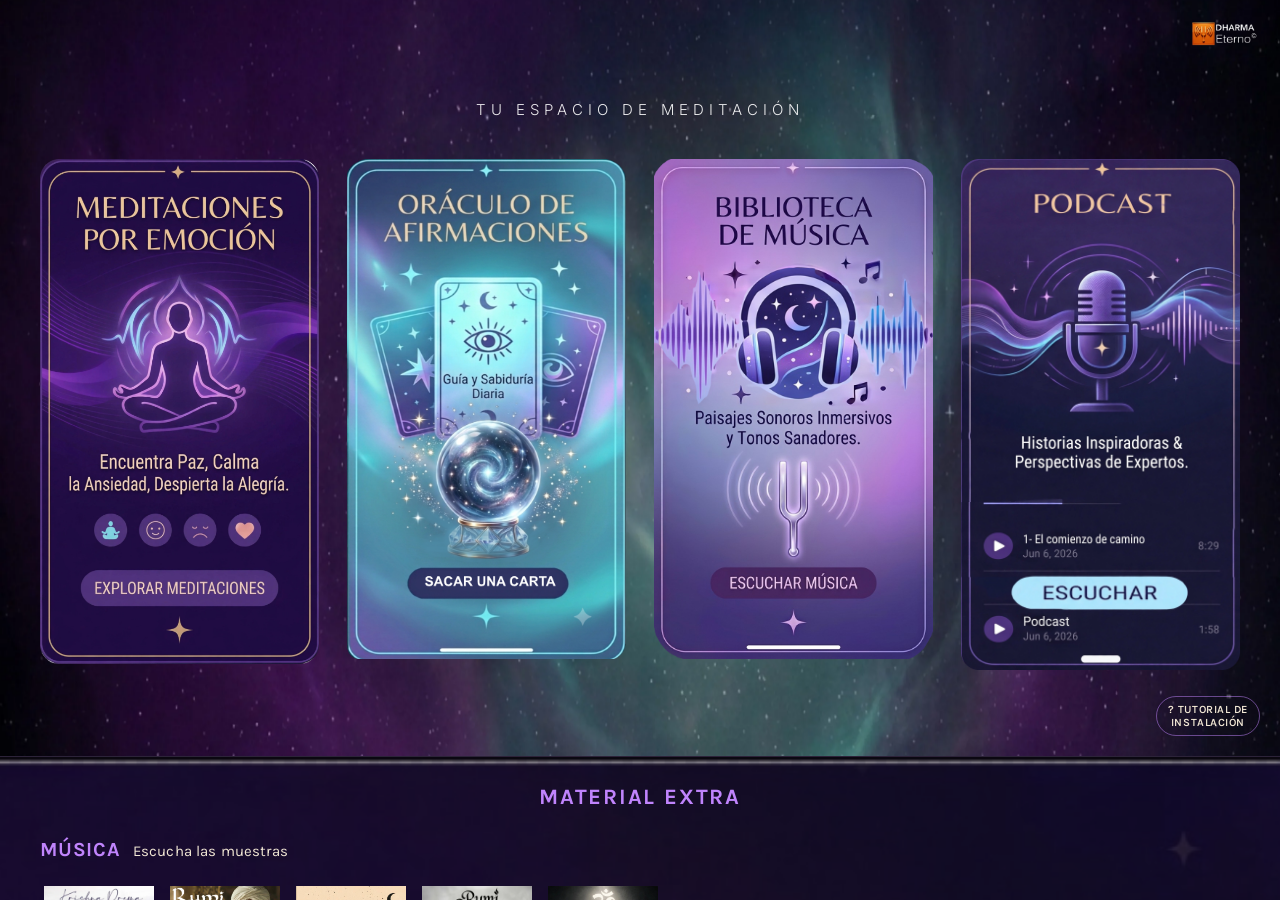
<file: index.html>
<!DOCTYPE html>
<html lang="es">
<head>
    <meta charset="UTF-8">
    <meta name="viewport" content="width=device-width, initial-scale=1.0, viewport-fit=cover">
    <title>Dharma Eterno · Tu espacio de meditación</title>
    <meta name="theme-color" content="#0b0614">
    <meta name="apple-mobile-web-app-capable" content="yes">
    <meta name="mobile-web-app-capable" content="yes">
    <meta name="apple-mobile-web-app-status-bar-style" content="black-translucent">
    <meta name="apple-mobile-web-app-title" content="Dharma Eterno">
    <link rel="manifest" href="/manifest.webmanifest">
    <link rel="icon" type="image/png" sizes="32x32" href="/assets/img/app-favicon-32.png">
    <link rel="icon" type="image/png" sizes="192x192" href="/assets/img/app-icon-192.png">
    <link rel="apple-touch-icon" sizes="180x180" href="/apple-touch-icon.png">
    <link rel="preconnect" href="https://fonts.googleapis.com">
    <link rel="preconnect" href="https://fonts.gstatic.com" crossorigin>
    <link href="https://fonts.googleapis.com/css2?family=Inter:wght@200;300;400&display=swap" rel="stylesheet">
    
    <style>
        body, html {
            margin: 0 !important;
            padding: 0 !important;
            width: 100% !important;
            height: 100% !important;
            font-family: 'Inter', sans-serif;
            background-color: #000;
            overflow: hidden !important;
            overscroll-behavior: none;
            position: fixed;
        }

        /* FONDO PRINCIPAL */
        .background-app {
            position: fixed; 
            top: 0;
            left: 0;
            width: 100%;
            height: 100%;
            background: url('/assets/home/fondo-home.webp') no-repeat center center; 
            background-size: cover;
            z-index: 1;
        }

        /* INTERFAZ PRINCIPAL */
        .scroll-container {
            position: fixed;
            top: 0;
            left: 0;
            z-index: 5;
            width: 100%;
            height: 100%;
            overflow-y: auto; 
            -webkit-overflow-scrolling: touch; 
            overscroll-behavior: contain;
            display: flex;
            flex-direction: column;
            align-items: center;
            box-sizing: border-box;
            padding: 100px 20px 40px 20px; 
        }

        .logo-container {
            position: fixed; 
            top: 20px;
            right: 20px;
            z-index: 10;
        }

        .logo {
            width: 70px;
            height: auto;
            display: block;
        }

        .app-title {
            font-size: 15px; 
            font-weight: 300; 
            color: #ffffff;
            margin-bottom: 40px; 
            text-align: center;
            letter-spacing: 5px; 
            text-transform: uppercase; 
            opacity: 0.9;
        }

        .grid-container {
            display: flex;
            flex-wrap: wrap; 
            justify-content: center;
            align-items: flex-start;
            gap: 28px; 
            width: 100%;
            max-width: 1200px;
            box-sizing: border-box;
        }

        /* Estilo base de las cartas */
        .grid-item {
            box-sizing: border-box;
            display: flex;
            justify-content: center;
            align-items: center;
            width: calc(25% - 21px); 
            position: relative;
            border-radius: 12px;
            overflow: hidden; 
            cursor: pointer;
            
            /* Entrada inicial en abanico suave */
            opacity: 0;
            transform: translateY(30px);
            animation: entradaSuave 1.2s cubic-bezier(0.25, 1, 0.5, 1) forwards;
            
            /* Crecimiento pausado y súper fluido */
            transition: transform 0.9s cubic-bezier(0.2, 0.8, 0.2, 1), opacity 0.9s ease;
            -webkit-tap-highlight-color: transparent;
        }

        .grid-item img {
            width: 100%;
            height: auto;
            display: block;
            pointer-events: none; 
        }

        /* CRECIMIENTO LENTO AL PULSAR */
        .grid-item.carta-pulsada {
            transform: scale(1.05) !important;
            z-index: 6; /* Se mantiene ligeramente por encima mientras ocurre el fundido */
        }

        /* Las no seleccionadas se atenúan con calma */
        .grid-container.seleccion-activa .grid-item:not(.carta-pulsada) {
            opacity: 0.3;
        }

        /* ONDAS DE LUZ CONCÉNTRICAS */
        .onda-luz {
            position: absolute;
            border: 2px solid rgba(255, 255, 255, 0.8);
            border-radius: 50%;
            transform: scale(0);
            pointer-events: none;
            opacity: 1;
            box-shadow: 0 0 25px rgba(255, 255, 255, 0.6), inset 0 0 20px rgba(255, 255, 255, 0.3);
            animation: expandirOnda 1.2s cubic-bezier(0.25, 1, 0.5, 1) forwards;
        }

        @keyframes expandirOnda {
            to {
                transform: scale(5.5);
                opacity: 0;
                box-shadow: 0 0 40px rgba(255, 255, 255, 0.2), inset 0 0 40px rgba(255, 255, 255, 0.05);
            }
        }

        /* Retrasos escalonados para cada onda */
        .onda-luz.onda-1 { animation-delay: 0s; }
        .onda-luz.onda-2 { animation-delay: 0.15s; }
        .onda-luz.onda-3 { animation-delay: 0.3s; }

        /* Retrasos de entrada inicial relajados */
        .grid-item:nth-child(1) { animation-delay: 0.15s; }
        .grid-item:nth-child(2) { animation-delay: 0.3s; }
        .grid-item:nth-child(3) { animation-delay: 0.45s; }
        .grid-item:nth-child(4) { animation-delay: 0.6s; }

        @keyframes entradaSuave {
            to { opacity: 1; transform: translateY(0); }
        }

        /* PANTALLAS SECUNDARIAS: FUNDIDO ENCADENADO LENTO */
        .sub-screen {
            position: fixed;
            top: 0;
            left: 0;
            width: 100%;
            height: 100%;
            z-index: 20; /* Aparecen por encima del Home sin quitarlo */
            display: flex;
            flex-direction: column;
            justify-content: center;
            align-items: center;
            color: white;
            
            /* Transición extremadamente lenta y poética */
            opacity: 0;
            pointer-events: none;
            transition: opacity 1s cubic-bezier(0.3, 0.05, 0.2, 1);
        }

        /* Cuando se activa, se funde pacíficamente sobre lo que ya hay */
        .sub-screen.activa {
            opacity: 1;
            pointer-events: auto;
        }

        #pantalla-1 { background-color: #1b2e24; } 
        #pantalla-2 { background-color: #1a2332; } 
        #pantalla-3 { background-color: #251b35; } 
        #pantalla-4 { background-color: #2d1e18; } 

        .sub-screen h1 {
            font-weight: 200;
            font-size: 28px;
            letter-spacing: 3px;
            margin-bottom: 30px;
        }

        .btn-volver {
            background: transparent;
            border: 1px solid rgba(255, 255, 255, 0.4);
            color: white;
            padding: 12px 30px;
            font-size: 12px;
            font-weight: 300;
            letter-spacing: 2px;
            text-transform: uppercase;
            cursor: pointer;
            border-radius: 30px;
            transition: background 0.5s, transform 0.3s;
        }

        .btn-volver:active {
            background: rgba(255, 255, 255, 0.1);
            transform: scale(0.97);
        }

        /* RESPONSIVE */
        @media (max-width: 768px) and (orientation: portrait) {
            .scroll-container { padding-top: 130px; }
            .grid-container { max-width: 550px; }
            .grid-item { width: calc(50% - 14px); }
            .app-title { font-size: 13px; margin-bottom: 30px; }
        }

        @media (max-height: 500px) and (orientation: landscape) {
            .scroll-container { padding-top: 80px; }
            .grid-container { max-width: 95%; }
            .grid-item { width: calc(25% - 21px); }
        }
    </style>
<link rel="stylesheet" href="/tienda/tienda.css">
</head>
<body>

    <div class="background-app"></div>

    <div class="logo-container">
        <img src="/assets/img/logo-home.png" alt="Logo" class="logo">
    </div>

    <!-- Interfaz Principal (Permanece visible detrás durante el fundido) -->
    <div class="scroll-container" id="home-screen">
        <div class="app-title">Tu espacio de meditación</div>
        <div class="grid-container" id="cartas-contenedor">
            <div class="grid-item" onclick="abrirSeccion(2, this, event, '/meditaciones/')">
                <img src="/assets/home/carta-meditaciones.png" alt="Meditaciones por emoción">
            </div>
            <div class="grid-item" onclick="abrirSeccion(1, this, event, '/oraculo/')">
                <img src="/assets/home/carta-oraculo.png" alt="Oráculo de afirmaciones">
            </div>
            <div class="grid-item" onclick="abrirSeccion(3, this, event, '/musica/')">
                <img src="/assets/home/carta-musica.png" alt="Biblioteca de música">
            </div>
            <div class="grid-item" onclick="abrirSeccion(4, this, event, '/podcast/')">
                <img src="/assets/home/carta-podcast.png" alt="Podcast">
            </div>
        </div>
        <div id="de-tienda"></div>
    </div>

    <!-- Fundidos de transición: al terminar se abre la sección real -->
    <div class="sub-screen" id="pantalla-1"></div>
    <div class="sub-screen" id="pantalla-2"></div>
    <div class="sub-screen" id="pantalla-3"></div>
    <div class="sub-screen" id="pantalla-4"></div>


    <script>
        var navegando = false;
        function abrirSeccion(numeroPantalla, elemento, event, destino) {
            if (navegando) return;
            navegando = true;
            // 1. La carta elegida crece lenta y armoniosamente
            document.getElementById('cartas-contenedor').classList.add('seleccion-activa');
            elemento.classList.add('carta-pulsada');

            // 2. GENERAR ONDAS DE LUZ CONCÉNTRICAS desde el punto del clic
            const numOndas = 3; // Cantidad de ondas
            
            for (let i = 0; i < numOndas; i++) {
                const onda = document.createElement('div');
                onda.classList.add('onda-luz', `onda-${i + 1}`);
                
                const tamano = 30; // Tamaño inicial pequeño
                onda.style.width = onda.style.height = `${tamano}px`;
                
                const rect = elemento.getBoundingClientRect();
                const clickX = event.clientX - rect.left;
                const clickY = event.clientY - rect.top;
                
                // Centrar la onda en el punto del clic
                onda.style.left = `${clickX - (tamano / 2)}px`;
                onda.style.top = `${clickY - (tamano / 2)}px`;
                
                elemento.appendChild(onda);
            }

            // 3. TRANSICIÓN ESPIRITUAL: La nueva pantalla aparece disolviéndose suavemente ENCIMA de las cartas.
            setTimeout(() => {
                document.getElementById(`pantalla-${numeroPantalla}`).classList.add('activa');
            }, 150); 

            // 4. Abrir la sección cuando el fundido ya casi ha terminado
            setTimeout(() => { window.location.href = destino; }, 1100);
        }

        function volverAlHome(numeroPantalla) {
            navegando = false;
            // El color secundario se desvanece suavemente revelando de nuevo las cartas que estaban debajo
            document.getElementById(`pantalla-${numeroPantalla}`).classList.remove('activa');
            document.getElementById('cartas-contenedor').classList.remove('seleccion-activa');
            
            const cartas = document.querySelectorAll('.grid-item');
            cartas.forEach((carta, indice) => {
                carta.classList.remove('carta-pulsada');
                
                // Limpiar ondas antiguas
                const ondasAntiguos = carta.querySelectorAll('.onda-luz');
                ondasAntiguos.forEach(o => o.remove());
                
                // Reiniciar animación armónica de abanico al volver
                carta.style.animation = 'none';
                carta.offsetHeight; 
                carta.style.animation = `entradaSuave 1.2s cubic-bezier(0.25, 1, 0.5, 1) forwards`;
                carta.style.animationDelay = `${(indice + 1) * 0.15}s`;
            });
        }
    
        // Si el usuario vuelve con el gesto "atrás" del móvil, se restablece la portada
        window.addEventListener('pageshow', function (e) {
            if (e.persisted || navegando) {
                document.querySelectorAll('.sub-screen').forEach(s => s.classList.remove('activa'));
                volverAlHome(0);
            }
        });
    </script>

<script src="/tienda/tienda.js" defer></script>
</body>
</html>
</file>
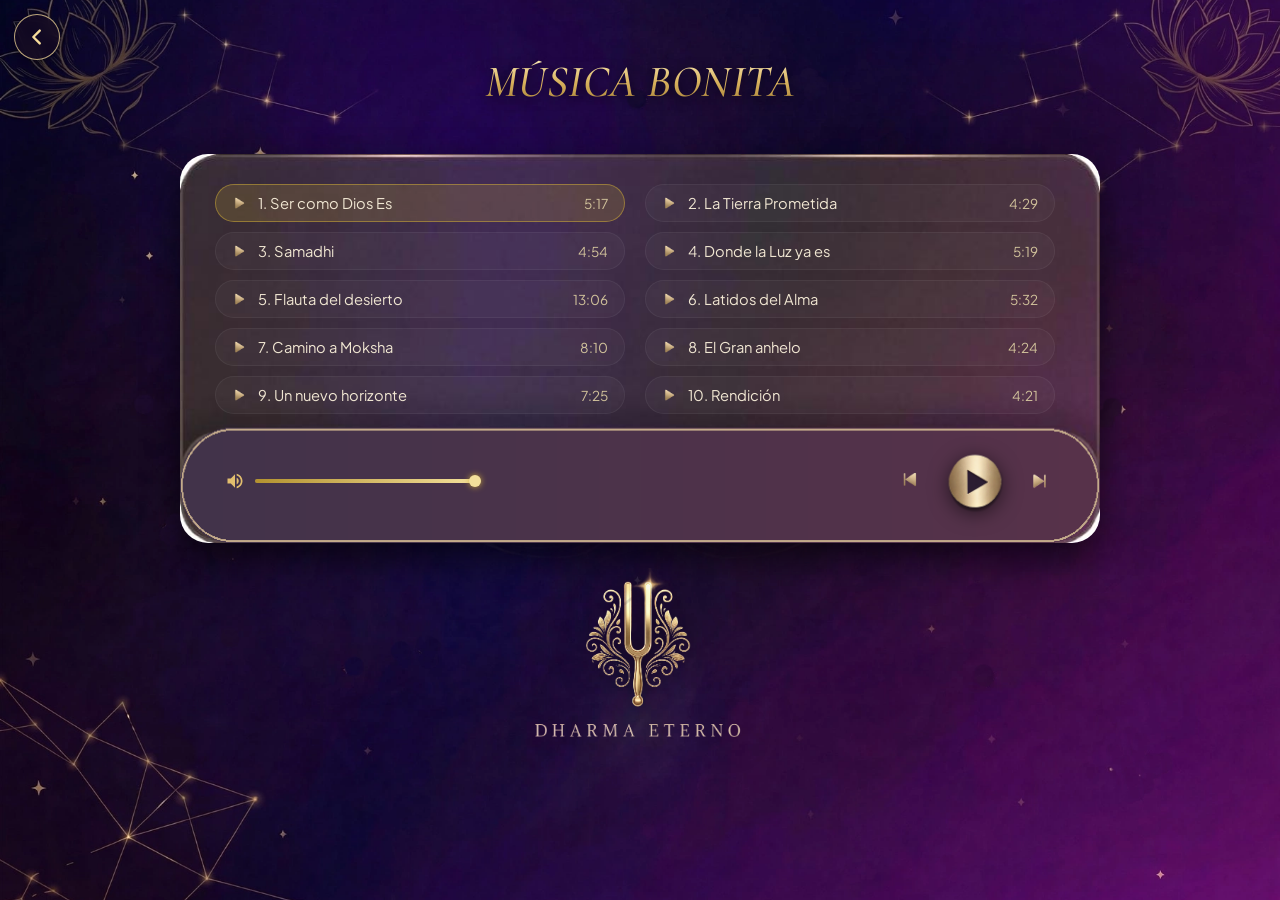
<file: bonita/index.html>
<!DOCTYPE html>
<html lang="es">
<head>
    <meta charset="UTF-8">
    <meta name="viewport" content="width=device-width, initial-scale=1.0">
    <title>Música Bonita - Reproductor</title>
    <!-- Fuentes: Cormorant Garamond, Cinzel, Plus Jakarta Sans -->
    <link href="https://fonts.googleapis.com/css2?family=Cormorant+Garamond:ital,wght@1,500;1,600&family=Cinzel:wght@400;500&family=Plus+Jakarta+Sans:wght@300;400;500;600&display=swap" rel="stylesheet">
    <style>
        * {
            box-sizing: border-box;
            margin: 0;
            padding: 0;
        }

        body {
            background: url("/assets/img/fondo.webp") no-repeat center center fixed;
            background-size: cover;
            font-family: 'Plus Jakarta Sans', sans-serif;
            color: #f3e9d2;
            min-height: 100vh;
            display: flex;
            flex-direction: column;
            justify-content: flex-start;
            align-items: center;
            padding: 30px 20px;
        }

        .container {
            width: 100%;
            max-width: 920px;
            display: flex;
            flex-direction: column;
            align-items: center;
        }

        .title-text {
            font-family: 'Cormorant Garamond', serif;
            font-style: italic;
            font-size: 2.8rem; /* Título un poco más grande */
            font-weight: 500;
            letter-spacing: 0.5px;
            text-align: center;
            white-space: nowrap;
            background: linear-gradient(180deg, #fff2c6 0%, #d8b25d 50%, #9e782f 100%);
            -webkit-background-clip: text;
            -webkit-text-fill-color: transparent;
            filter: drop-shadow(0 2px 6px rgba(0,0,0,0.7));
            margin-top: 25px; /* Centrado óptimo en el espacio superior */
            margin-bottom: 45px; /* Distancia equilibrada respecto al rectángulo */
        }

        .subtitle {
            font-family: 'Cinzel', serif;
            font-size: 0.82rem;
            font-weight: 400;
            letter-spacing: 5px;
            color: #ffffff;
            text-transform: uppercase;
            text-align: center;
            margin-bottom: 18px;
            text-shadow: 0 2px 8px rgba(0, 0, 0, 0.9);
            opacity: 0.9;
        }

        .player-wrapper {
            width: 100%;
            position: relative;
            background: url("/assets/player/cajetin.png") no-repeat center center;
            background-size: 100% 100%;
            padding: 30px 35px 25px 35px;
            border-radius: 28px;
            box-shadow: 0 15px 35px rgba(0,0,0,0.6);
            transition: box-shadow 0.4s ease;
        }

        .player-wrapper.playing {
            box-shadow: 0 0 25px rgba(226, 190, 110, 0.3), 0 15px 35px rgba(0,0,0,0.7);
        }

        .episodes-grid {
            display: grid;
            grid-template-columns: 1fr 1fr;
            gap: 10px 20px;
            margin-bottom: 20px;
            max-height: 240px;
            overflow-y: auto;
            padding-right: 10px;
        }

        .episodes-grid::-webkit-scrollbar {
            width: 5px;
        }
        .episodes-grid::-webkit-scrollbar-track {
            background: rgba(255, 255, 255, 0.05);
            border-radius: 10px;
        }
        .episodes-grid::-webkit-scrollbar-thumb {
            background: rgba(212, 175, 55, 0.5);
            border-radius: 10px;
        }

        /* Fila de Episodio */
        .episode-item {
            position: relative;
            display: flex;
            align-items: center;
            justify-content: space-between;
            padding: 9px 16px;
            border-radius: 30px;
            background: rgba(255, 255, 255, 0.03);
            border: 1px solid rgba(255, 255, 255, 0.05);
            transition: background 0.2s ease, border-color 0.2s ease;
            cursor: pointer;
            overflow: hidden;
            user-select: none;
            touch-action: pan-y;
        }

        .episode-progress-fill {
            position: absolute;
            top: 0;
            left: 0;
            height: 100%;
            width: 0%;
            background: linear-gradient(90deg, rgba(112, 48, 160, 0.65) 0%, rgba(155, 81, 224, 0.5) 100%);
            pointer-events: none;
            transition: width 0.1s linear;
            z-index: 1;
            border-radius: 30px 0 0 30px;
        }

        .episode-item:hover {
            background: rgba(212, 175, 55, 0.12);
            border-color: rgba(212, 175, 55, 0.3);
        }

        .episode-item.active {
            background: rgba(212, 175, 55, 0.18);
            border: 1px solid rgba(212, 175, 55, 0.5);
        }

        .episode-info, .episode-duration {
            position: relative;
            z-index: 2;
            pointer-events: none;
        }

        .episode-info {
            display: flex;
            align-items: center;
            gap: 12px;
            font-size: 0.92rem;
            color: #f0e6d2;
            overflow: hidden;
            white-space: nowrap;
            text-overflow: ellipsis;
        }

        .episode-duration {
            font-size: 0.85rem;
            color: #d1c29b;
            font-weight: 400;
            margin-left: 10px;
        }

        .icon-btn-small {
            width: 14px;
            height: 14px;
            object-fit: contain;
            flex-shrink: 0;
        }

        .controls-bar {
            display: flex;
            align-items: center;
            justify-content: space-between;
            gap: 20px;
            margin-top: 5px;
            padding: 0 10px;
        }

        .volume-container {
            width: 250px;
            display: flex;
            align-items: center;
            gap: 10px;
            user-select: none;
        }

        .volume-icon {
            width: 20px;
            height: 20px;
            fill: #e2be6e;
            cursor: pointer;
            flex-shrink: 0;
            transition: transform 0.2s;
        }

        .volume-icon:hover {
            transform: scale(1.1);
        }

        .volume-bar {
            width: 100%;
            height: 12px;
            display: flex;
            align-items: center;
            cursor: pointer;
            position: relative;
        }

        .volume-track {
            width: 100%;
            height: 4px;
            background: rgba(255, 255, 255, 0.2);
            border-radius: 2px;
            position: relative;
        }

        .volume-fill {
            height: 100%;
            background: linear-gradient(90deg, #b3922f, #f3e09b);
            width: 100%;
            position: relative;
            border-radius: 2px;
            pointer-events: none;
        }

        .volume-knob {
            width: 12px;
            height: 12px;
            background: #f3e09b;
            border-radius: 50%;
            position: absolute;
            right: -6px;
            top: 50%;
            transform: translateY(-50%);
            box-shadow: 0 0 6px rgba(212, 175, 55, 0.9);
        }

        .controls-buttons {
            display: flex;
            align-items: center;
            gap: 12px;
            margin-left: auto;
        }

        .btn-img-control {
            background: none;
            border: none;
            cursor: pointer;
            display: flex;
            align-items: center;
            justify-content: center;
            padding: 0;
            position: relative;
            transition: transform 0.2s ease;
        }

        .btn-img-control:hover {
            transform: scale(1.1);
        }

        .img-nav {
            height: 32px;
            width: auto;
        }

        .img-main-play {
            height: 74px;
            width: auto;
            position: relative;
            z-index: 2;
            filter: drop-shadow(0 4px 10px rgba(0,0,0,0.6));
        }

        .play-glow-effect {
            position: absolute;
            top: 50%;
            left: 50%;
            transform: translate(-50%, -50%);
            width: 76px;
            height: 76px;
            border-radius: 50%;
            background: radial-gradient(circle, rgba(255, 230, 150, 0.9) 0%, rgba(212, 175, 55, 0.5) 40%, rgba(0, 0, 0, 0) 75%);
            opacity: 0;
            z-index: 1;
            pointer-events: none;
        }

        .btn-img-control.trigger-flash .play-glow-effect {
            animation: flashPulseThreeTimes 1.2s ease-in-out 3 forwards;
        }

        @keyframes flashPulseThreeTimes {
            0% { transform: translate(-50%, -50%) scale(0.9); opacity: 0.2; }
            50% { transform: translate(-50%, -50%) scale(1.4); opacity: 1; }
            100% { transform: translate(-50%, -50%) scale(0.9); opacity: 0; }
        }

        .footer-branding {
            margin-top: 25px;
            display: flex;
            justify-content: center;
            align-items: center;
        }

        .micro-img {
            width: 230px;
            height: auto;
            filter: drop-shadow(0 6px 15px rgba(0,0,0,0.6));
        }

        @media (max-width: 768px) {
            .title-text { 
                font-size: 1.6rem; 
                margin-top: 15px; 
                margin-bottom: 25px; 
            }
            .episodes-grid { grid-template-columns: 1fr; }
            .player-wrapper { background-size: cover; padding: 20px; }
            .volume-container { width: 130px; }
            .img-main-play { height: 58px; }
            .img-nav { height: 26px; }
            .micro-img { width: 170px; }
        }
    </style>
</head>
<body>

    <audio id="mainAudio" src="/bonita/audio/01-ser-como-dios-es.mp3"></audio>

    <div class="container">
        <h1 class="title-text">MÚSICA BONITA</h1>

        <div class="player-wrapper" id="playerWrapper">
            <div class="episodes-grid" id="episodesList">

                <div class="episode-item active" data-index="0">
                    <div class="episode-progress-fill" id="progress-0"></div>
                    <div class="episode-info">
                        <img src="/assets/player/playpeq.png" class="icon-btn-small" id="icon-ep-0" alt="play">
                        <span>1. Ser como Dios Es</span>
                    </div>
                    <span class="episode-duration">5:17</span>
                </div>

                <div class="episode-item" data-index="1">
                    <div class="episode-progress-fill" id="progress-1"></div>
                    <div class="episode-info">
                        <img src="/assets/player/playpeq.png" class="icon-btn-small" id="icon-ep-1" alt="play">
                        <span>2. La Tierra Prometida</span>
                    </div>
                    <span class="episode-duration">4:29</span>
                </div>

                <div class="episode-item" data-index="2">
                    <div class="episode-progress-fill" id="progress-2"></div>
                    <div class="episode-info">
                        <img src="/assets/player/playpeq.png" class="icon-btn-small" id="icon-ep-2" alt="play">
                        <span>3. Samadhi</span>
                    </div>
                    <span class="episode-duration">4:54</span>
                </div>

                <div class="episode-item" data-index="3">
                    <div class="episode-progress-fill" id="progress-3"></div>
                    <div class="episode-info">
                        <img src="/assets/player/playpeq.png" class="icon-btn-small" id="icon-ep-3" alt="play">
                        <span>4. Donde la Luz ya es</span>
                    </div>
                    <span class="episode-duration">5:19</span>
                </div>

                <div class="episode-item" data-index="4">
                    <div class="episode-progress-fill" id="progress-4"></div>
                    <div class="episode-info">
                        <img src="/assets/player/playpeq.png" class="icon-btn-small" id="icon-ep-4" alt="play">
                        <span>5. Flauta del desierto</span>
                    </div>
                    <span class="episode-duration">13:06</span>
                </div>

                <div class="episode-item" data-index="5">
                    <div class="episode-progress-fill" id="progress-5"></div>
                    <div class="episode-info">
                        <img src="/assets/player/playpeq.png" class="icon-btn-small" id="icon-ep-5" alt="play">
                        <span>6. Latidos del Alma</span>
                    </div>
                    <span class="episode-duration">5:32</span>
                </div>

                <div class="episode-item" data-index="6">
                    <div class="episode-progress-fill" id="progress-6"></div>
                    <div class="episode-info">
                        <img src="/assets/player/playpeq.png" class="icon-btn-small" id="icon-ep-6" alt="play">
                        <span>7. Camino a Moksha</span>
                    </div>
                    <span class="episode-duration">8:10</span>
                </div>

                <div class="episode-item" data-index="7">
                    <div class="episode-progress-fill" id="progress-7"></div>
                    <div class="episode-info">
                        <img src="/assets/player/playpeq.png" class="icon-btn-small" id="icon-ep-7" alt="play">
                        <span>8. El Gran anhelo</span>
                    </div>
                    <span class="episode-duration">4:24</span>
                </div>

                <div class="episode-item" data-index="8">
                    <div class="episode-progress-fill" id="progress-8"></div>
                    <div class="episode-info">
                        <img src="/assets/player/playpeq.png" class="icon-btn-small" id="icon-ep-8" alt="play">
                        <span>9. Un nuevo horizonte</span>
                    </div>
                    <span class="episode-duration">7:25</span>
                </div>

                <div class="episode-item" data-index="9">
                    <div class="episode-progress-fill" id="progress-9"></div>
                    <div class="episode-info">
                        <img src="/assets/player/playpeq.png" class="icon-btn-small" id="icon-ep-9" alt="play">
                        <span>10. Rendición</span>
                    </div>
                    <span class="episode-duration">4:21</span>
                </div>

                <div class="episode-item" data-index="10">
                    <div class="episode-progress-fill" id="progress-10"></div>
                    <div class="episode-info">
                        <img src="/assets/player/playpeq.png" class="icon-btn-small" id="icon-ep-10" alt="play">
                        <span>11. Siempre contigo</span>
                    </div>
                    <span class="episode-duration">4:21</span>
                </div>

                <div class="episode-item" data-index="11">
                    <div class="episode-progress-fill" id="progress-11"></div>
                    <div class="episode-info">
                        <img src="/assets/player/playpeq.png" class="icon-btn-small" id="icon-ep-11" alt="play">
                        <span>12. Alma sufí</span>
                    </div>
                    <span class="episode-duration">6:49</span>
                </div>

                <div class="episode-item" data-index="12">
                    <div class="episode-progress-fill" id="progress-12"></div>
                    <div class="episode-info">
                        <img src="/assets/player/playpeq.png" class="icon-btn-small" id="icon-ep-12" alt="play">
                        <span>13. No hay vuelta atrás</span>
                    </div>
                    <span class="episode-duration">11:33</span>
                </div>

                <div class="episode-item" data-index="13">
                    <div class="episode-progress-fill" id="progress-13"></div>
                    <div class="episode-info">
                        <img src="/assets/player/playpeq.png" class="icon-btn-small" id="icon-ep-13" alt="play">
                        <span>14. Peregrinaje</span>
                    </div>
                    <span class="episode-duration">6:50</span>
                </div>

            </div>

            <!-- Controles -->
            <div class="controls-bar">
                <div class="volume-container">
                    <svg class="volume-icon" id="volIcon" viewBox="0 0 24 24" onclick="toggleMute()">
                        <path id="volIconPath" d="M3 9v6h4l5 5V4L7 9H3zm13.5 3c0-1.77-1.02-3.29-2.5-4.03v8.05c1.48-.73 2.5-2.25 2.5-4.02zM14 3.23v2.06c2.89.86 5 3.54 5 6.71s-2.11 5.85-5 6.71v2.06c4.01-.91 7-4.49 7-8.77s-2.99-7.86-7-8.77z"/>
                    </svg>
                    <div class="volume-bar" id="volumeBar">
                        <div class="volume-track">
                            <div class="volume-fill" id="volumeFill">
                                <div class="volume-knob"></div>
                            </div>
                        </div>
                    </div>
                </div>

                <div class="controls-buttons">
                    <button class="btn-img-control" onclick="prevTrack()">
                        <img src="/assets/player/atras.png" alt="Atrás" class="img-nav">
                    </button>
                    
                    <button class="btn-img-control" id="playBtnBtn" onclick="togglePlay()">
                        <div class="play-glow-effect"></div>
                        <img src="/assets/player/play.png" id="mainPlayImg" alt="Play" class="img-main-play">
                    </button>

                    <button class="btn-img-control" onclick="nextTrack()">
                        <img src="/assets/player/delante.png" alt="Siguiente" class="img-nav">
                    </button>
                </div>
            </div>
        </div>

        <div class="footer-branding">
            <img src="/assets/img/logo.png" alt="Dharma Eterno" class="micro-img">
        </div>
    </div>

    <script>
        const tracks = [
            "/bonita/audio/01-ser-como-dios-es.mp3",
            "/bonita/audio/02-la-tierra-prometida.mp3",
            "/bonita/audio/03-samadhi.mp3",
            "/bonita/audio/04-donde-la-luz-ya-es.mp3",
            "/bonita/audio/05-flauta-del-desierto.mp3",
            "/bonita/audio/06-latidos-del-alma.mp3",
            "/bonita/audio/07-camino-a-moksha.mp3",
            "/bonita/audio/08-el-gran-anhelo.mp3",
            "/bonita/audio/09-un-nuevo-horizonte.mp3",
            "/bonita/audio/10-rendicion.mp3",
            "/bonita/audio/11-siempre-contigo.mp3",
            "/bonita/audio/12-alma-sufi.mp3",
            "/bonita/audio/13-no-hay-vuelta-atras.mp3",
            "/bonita/audio/14-peregrinaje.mp3"
        ];

        const imgPlayBig = "/assets/player/play.png";
        const imgPauseBig = "/assets/player/pause.png";
        const imgPlaySmall = "/assets/player/playpeq.png";
        const imgPauseSmall = "/assets/player/pausepeq.png";

        let currentTrackIndex = 0;
        let lastVolume = 1;
        let isDraggingVolume = false;
        let isSeekingAudio = false;

        const audio = document.getElementById('mainAudio');
        const mainPlayImg = document.getElementById('mainPlayImg');
        const playBtnBtn = document.getElementById('playBtnBtn');
        const playerWrapper = document.getElementById('playerWrapper');
        const volumeFill = document.getElementById('volumeFill');
        const volumeBar = document.getElementById('volumeBar');
        const volIconPath = document.getElementById('volIconPath');

        function togglePlay() {
            if (audio.paused) {
                audio.play();
            } else {
                audio.pause();
            }
        }

        function playEpisode(index) {
            currentTrackIndex = index;
            audio.src = tracks[currentTrackIndex];
            audio.play();
            updateActiveUI();
        }

        function prevTrack() {
            currentTrackIndex = (currentTrackIndex - 1 + tracks.length) % tracks.length;
            audio.src = tracks[currentTrackIndex];
            audio.play();
            updateActiveUI();
        }

        function nextTrack() {
            currentTrackIndex = (currentTrackIndex + 1) % tracks.length;
            audio.src = tracks[currentTrackIndex];
            audio.play();
            updateActiveUI();
        }

        function updateUIState(isPlaying) {
            mainPlayImg.src = isPlaying ? imgPauseBig : imgPlayBig;

            if (isPlaying) {
                playerWrapper.classList.add('playing');
                playBtnBtn.classList.remove('trigger-flash');
                void playBtnBtn.offsetWidth;
                playBtnBtn.classList.add('trigger-flash');
            } else {
                playerWrapper.classList.remove('playing');
                playBtnBtn.classList.remove('trigger-flash');
            }

            for (let i = 0; i < tracks.length; i++) {
                const icon = document.getElementById(`icon-ep-${i}`);
                if (icon) {
                    icon.src = (i === currentTrackIndex && isPlaying) ? imgPauseSmall : imgPlaySmall;
                }
            }
        }

        function updateActiveUI() {
            const items = document.querySelectorAll('.episode-item');
            items.forEach((item, idx) => {
                const progressFill = document.getElementById(`progress-${idx}`);
                if (idx === currentTrackIndex) {
                    item.classList.add('active');
                } else {
                    item.classList.remove('active');
                    if(progressFill) progressFill.style.width = '0%';
                }
            });
        }

        audio.ontimeupdate = function() {
            if (audio.duration && !isSeekingAudio) {
                const percentage = (audio.currentTime / audio.duration) * 100;
                const activeProgress = document.getElementById(`progress-${currentTrackIndex}`);
                if (activeProgress) {
                    activeProgress.style.width = percentage + '%';
                }
            }
        };

        /* LÓGICA PARA NAVEGAR / ARRASTRAR EL AUDIO EN LA CASILLA */
        const episodeItems = document.querySelectorAll('.episode-item');

        function seekAudioFromEvent(e, itemElement) {
            const index = parseInt(itemElement.getAttribute('data-index'));
            
            if (index !== currentTrackIndex) {
                playEpisode(index);
            }

            const rect = itemElement.getBoundingClientRect();
            const clientX = e.touches ? e.touches[0].clientX : e.clientX;
            const offsetX = clientX - rect.left;
            const percentage = Math.max(0, Math.min(1, offsetX / rect.width));

            if (audio.duration) {
                audio.currentTime = percentage * audio.duration;
                const activeProgress = document.getElementById(`progress-${index}`);
                if (activeProgress) {
                    activeProgress.style.width = (percentage * 100) + '%';
                }
            }
        }

        episodeItems.forEach(item => {
            item.addEventListener('mousedown', (e) => {
                isSeekingAudio = true;
                seekAudioFromEvent(e, item);
            });

            item.addEventListener('touchstart', (e) => {
                isSeekingAudio = true;
                seekAudioFromEvent(e, item);
            }, { passive: true });
        });

        window.addEventListener('mousemove', (e) => {
            if (isSeekingAudio) {
                const activeItem = document.querySelector('.episode-item.active');
                if (activeItem) seekAudioFromEvent(e, activeItem);
            }
        });

        window.addEventListener('touchmove', (e) => {
            if (isSeekingAudio) {
                const activeItem = document.querySelector('.episode-item.active');
                if (activeItem) seekAudioFromEvent(e, activeItem);
            }
        }, { passive: true });

        window.addEventListener('mouseup', () => { isSeekingAudio = false; });
        window.addEventListener('touchend', () => { isSeekingAudio = false; });

        /* Slider de Volumen */
        function updateVolumeFromEvent(e) {
            const rect = volumeBar.getBoundingClientRect();
            const clientX = e.touches ? e.touches[0].clientX : e.clientX;
            const offsetX = clientX - rect.left;
            const newVol = Math.max(0, Math.min(1, offsetX / rect.width));
            
            audio.volume = newVol;
            volumeFill.style.width = (newVol * 100) + '%';
            updateVolumeIcon(newVol);
        }

        volumeBar.addEventListener('mousedown', (e) => {
            isDraggingVolume = true;
            updateVolumeFromEvent(e);
        });

        window.addEventListener('mousemove', (e) => {
            if (isDraggingVolume) updateVolumeFromEvent(e);
        });

        window.addEventListener('mouseup', () => { isDraggingVolume = false; });

        volumeBar.addEventListener('touchstart', (e) => {
            isDraggingVolume = true;
            updateVolumeFromEvent(e);
        }, { passive: true });

        window.addEventListener('touchmove', (e) => {
            if (isDraggingVolume) updateVolumeFromEvent(e);
        }, { passive: true });

        window.addEventListener('touchend', () => { isDraggingVolume = false; });

        function toggleMute() {
            if (audio.volume > 0) {
                lastVolume = audio.volume;
                audio.volume = 0;
                volumeFill.style.width = '0%';
                updateVolumeIcon(0);
            } else {
                audio.volume = lastVolume || 1;
                volumeFill.style.width = (audio.volume * 100) + '%';
                updateVolumeIcon(audio.volume);
            }
        }

        function updateVolumeIcon(vol) {
            if (vol === 0) {
                volIconPath.setAttribute('d', 'M16.5 12c0-1.77-1.02-3.29-2.5-4.03v2.21l2.45 2.45c.03-.2.05-.41.05-.63zm2.5 0c0 .94-.2 1.82-.54 2.64l1.51 1.51C20.63 14.91 21 13.5 21 12c0-4.28-2.99-7.86-7-8.77v2.06c2.89.86 5 3.54 5 6.71zM4.27 3L3 4.27 7.73 9H3v6h4l5 5v-6.73l4.25 4.25c-.67.52-1.42.93-2.25 1.18v2.06c1.38-.31 2.63-.95 3.69-1.81L19.73 21 21 19.73 4.27 3zM12 4L9.91 6.09 12 8.18V4z');
            } else {
                volIconPath.setAttribute('d', 'M3 9v6h4l5 5V4L7 9H3zm13.5 3c0-1.77-1.02-3.29-2.5-4.03v8.05c1.48-.73 2.5-2.25 2.5-4.02zM14 3.23v2.06c2.89.86 5 3.54 5 6.71s-2.11 5.85-5 6.71v2.06c4.01-.91 7-4.49 7-8.77s-2.99-7.86-7-8.77z');
            }
        }

        audio.addEventListener('play', () => updateUIState(true));
        audio.addEventListener('pause', () => updateUIState(false));

        audio.addEventListener('ended', () => {
            nextTrack();
        });
    </script>

<!-- Botón volver (añadido al unir la app) -->
<style>
.de-back{position:fixed;top:calc(env(safe-area-inset-top,0px) + 14px);left:14px;z-index:100000;width:46px;height:46px;border-radius:50%;
display:flex;align-items:center;justify-content:center;text-decoration:none;color:#f6dc9a;background:rgba(18,8,32,.62);
border:1.5px solid rgba(246,220,154,.75);box-shadow:0 4px 16px rgba(0,0,0,.45);-webkit-backdrop-filter:blur(6px);backdrop-filter:blur(6px);
-webkit-tap-highlight-color:transparent;transition:transform .2s,background .2s}
.de-back:active{transform:scale(.92);background:rgba(18,8,32,.85)}
.de-back svg{width:22px;height:22px;fill:none;stroke:currentColor;stroke-width:2.6;stroke-linecap:round;stroke-linejoin:round}
</style>
<a class="de-back" href="/musica/" aria-label="Volver"><svg viewBox="0 0 24 24"><path d="M15 5l-7 7 7 7"/></svg></a>
</body>
</html>
</file>
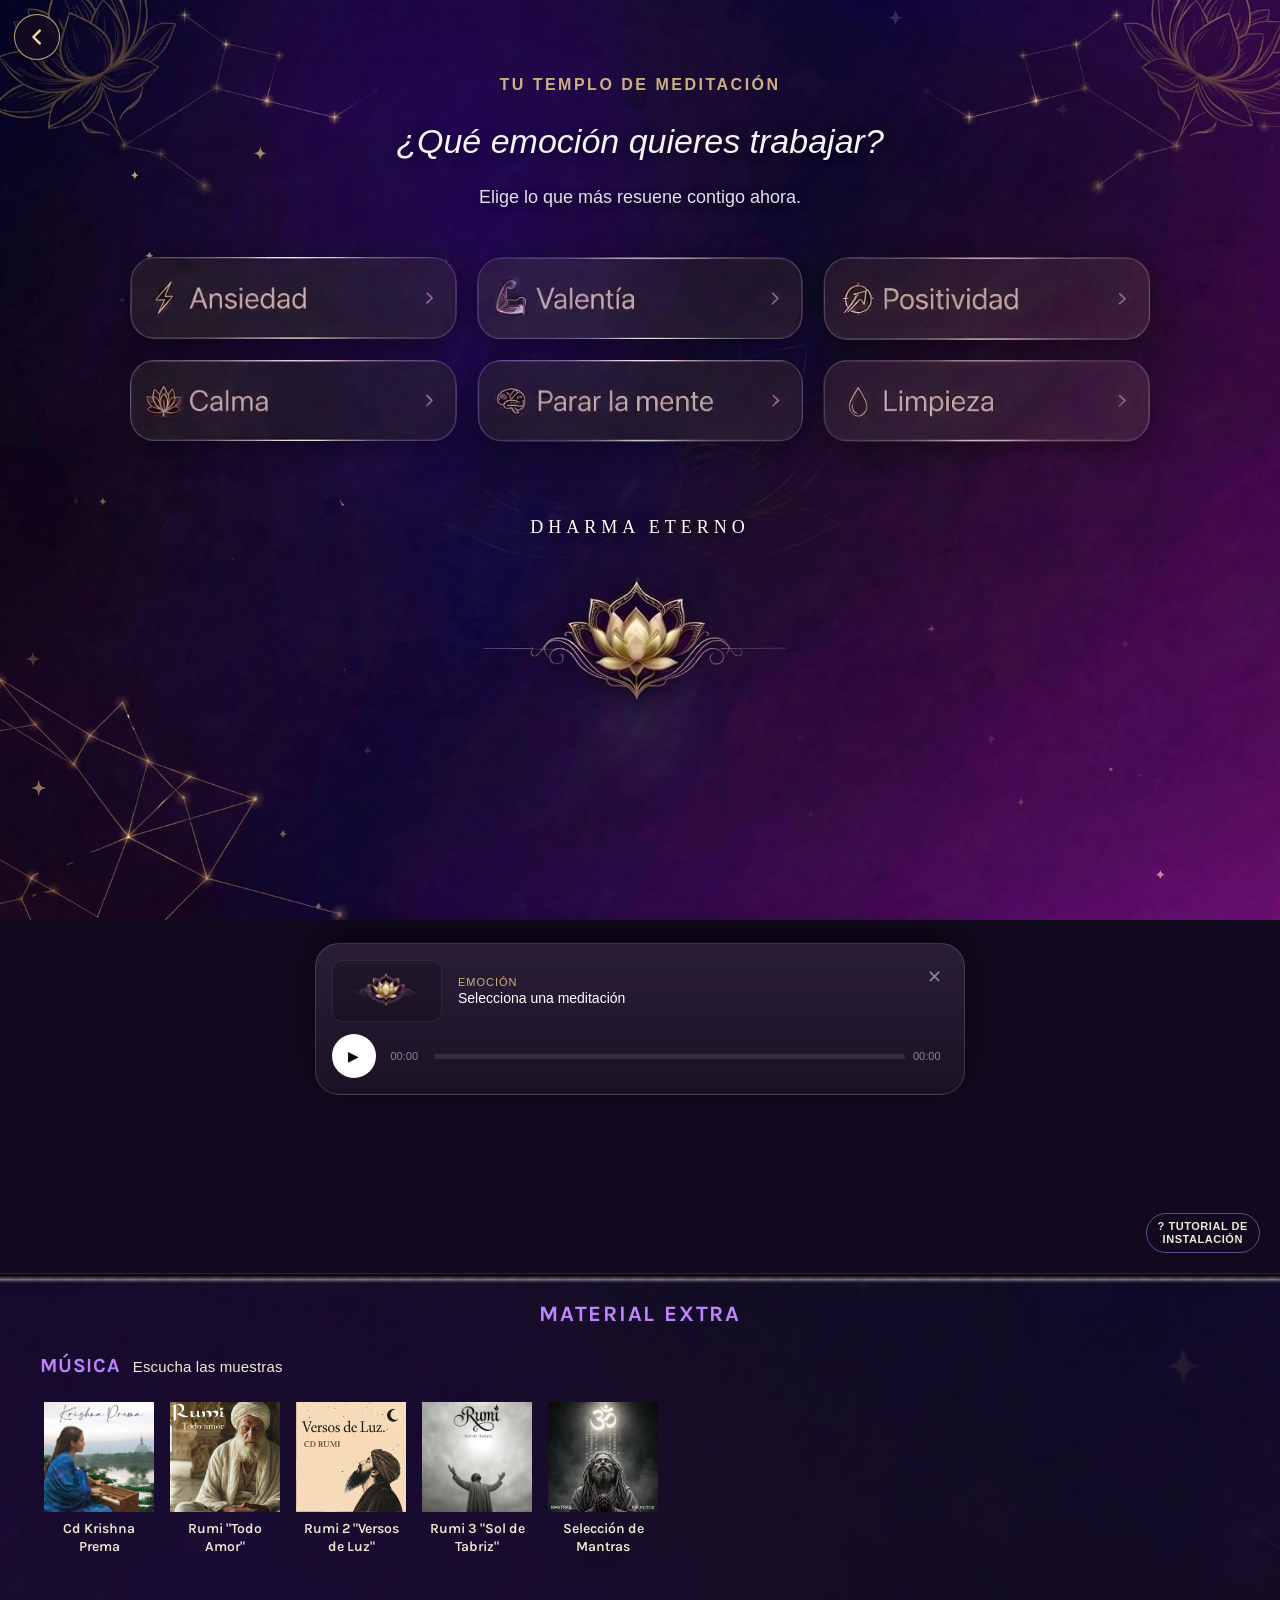
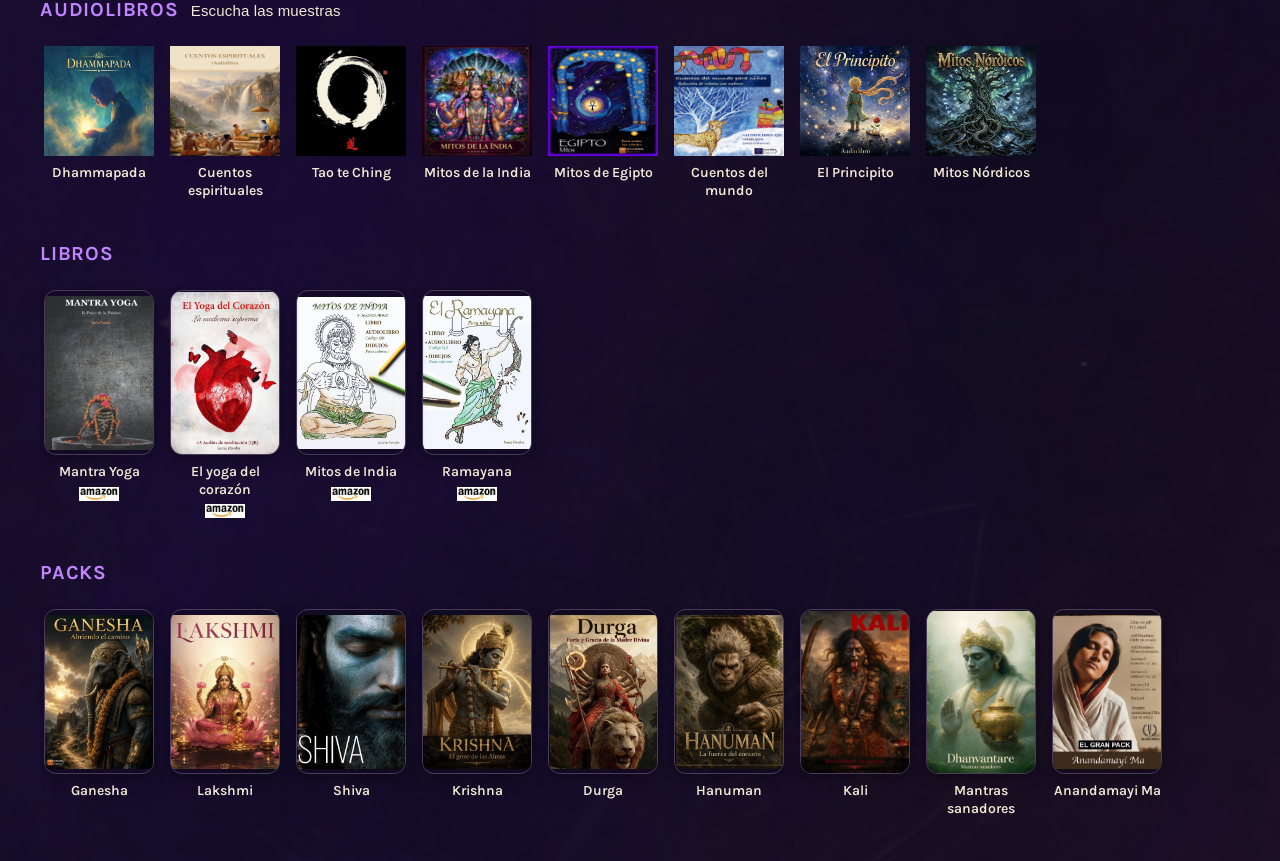
<file: meditaciones/index.html>
<!DOCTYPE html>
<html lang="es">
<head>
   <meta charset="UTF-8">
   <meta name="viewport" content="width=device-width, initial-scale=1.0, viewport-fit=cover">
   <title>Meditaciones por emoción · Dharma Eterno</title>
   <meta name="theme-color" content="#0b0614">
   <meta name="apple-mobile-web-app-capable" content="yes">
   <meta name="apple-mobile-web-app-title" content="Dharma Eterno">
   <link rel="manifest" href="/manifest.webmanifest">
   <link rel="icon" type="image/png" sizes="32x32" href="/assets/img/app-favicon-32.png">
   <link rel="apple-touch-icon" sizes="180x180" href="/apple-touch-icon.png">
   <style>
       * {
           box-sizing: border-box;
           margin: 0;
           padding: 0;
           font-family: 'Helvetica Neue', Helvetica, Arial, sans-serif;
           -webkit-tap-highlight-color: transparent;
       }

       body {
           background-color: #120a1f;
           background-image: url('/assets/img/fondo.webp');
           background-size: cover;
           background-position: center center;
           background-repeat: no-repeat;
           background-attachment: fixed;
           color: #ffffff;
           display: flex;
           justify-content: center;
           align-items: flex-start;
           min-height: 100vh;
           padding: 40px 20px;
           overflow-x: hidden;
       }

       .app-container {
           max-width: 1040px;
           width: 100%;
           text-align: center;
           padding: 10px;
           padding-top: 36px;
           padding-bottom: 400px;
       }

       .subtitle-top {
           font-size: 16px;
           letter-spacing: 2.5px;
           color: #ccb081;
           text-transform: uppercase;
           margin-bottom: 25px;
           font-weight: 600;
       }

       h1 {
           font-size: 34px;
           font-style: italic;
           font-weight: 300;
           line-height: 1.3;
           margin-bottom: 20px;
           color: #f5f3f7;
           text-shadow: 0 2px 10px rgba(0, 0, 0, 0.5);
       }

       .instruction {
           font-size: 18px;
           color: #e3def2;
           line-height: 1.6;
           margin-bottom: 45px;
           padding: 0 20px;
           max-width: 520px;
           margin-left: auto;
           margin-right: auto;
           text-shadow: 0 2px 8px rgba(0, 0, 0, 0.6);
       }

       .menu-container {
           display: grid;
           grid-template-columns: 1fr;
           gap: 20px;
           margin-bottom: 55px;
           text-align: left;
       }

       @media (min-width: 650px) { .menu-container { grid-template-columns: repeat(2, 1fr); } }
       @media (min-width: 950px) { .menu-container { grid-template-columns: repeat(3, 1fr); } }

       /* Cada emoción es una imagen-botón con su lista desplegable */
       .emotion-block {
           align-self: flex-start;
           transition: transform 0.3s ease, filter 0.3s ease;
       }

       .emotion-btn {
           cursor: pointer;
           user-select: none;
           -webkit-user-select: none;
           border-radius: 22px;
           outline: none;
       }

       .emotion-btn img {
           width: 100%;
           height: auto;
           display: block;
           pointer-events: none;
           filter: drop-shadow(0 6px 14px rgba(0,0,0,0.4));
           transition: filter 0.3s ease, transform 0.3s ease;
       }

       .emotion-btn:hover img, .emotion-btn:focus-visible img {
           filter: drop-shadow(0 0 14px rgba(204,177,129,0.55));
       }

       .emotion-btn:active img { transform: scale(0.985); }

       .emotion-block.active .emotion-btn img {
           filter: drop-shadow(0 0 16px rgba(204,177,129,0.7));
       }

       /* LISTA DE MEDITACIONES */
       .meditation-list {
           max-height: 0;
           transition: max-height 0.35s ease-out, margin-top 0.35s ease-out;
           background-color: #e8dff5;
           border-radius: 18px;
           display: flex;
           flex-direction: column;
           overflow: hidden;
           margin-top: 0;
       }

       .emotion-block.active .meditation-list {
           max-height: 260px;
           margin-top: 8px;
       }

       .meditation-item {
           padding: 16px 20px 16px 24px;
           text-align: left;
           font-size: 15px;
           font-weight: 500;
           color: #2b1845;
           cursor: pointer;
           border-top: 1px solid rgba(43, 24, 69, 0.1);
           transition: background 0.2s;
       }

       .meditation-item:first-child { border-top: none; }
       .meditation-item:hover { background-color: #dbcee3; }
       .meditation-item.soon { cursor: default; color: #5a4a73; }
       .meditation-item.soon:hover { background: none; }

       .star-prefix {
           color: #b8860b;
           margin-right: 6px;
           font-weight: bold;
       }

       /* LOTO FINAL */
       .brand-logo-container {
           margin-top: 40px;
           padding: 15px;
           display: flex;
           flex-direction: column;
           align-items: center;
           justify-content: center;
           gap: 5px;
           grid-column: 1 / -1;
       }

       .brand-logo-text {
           font-size: 18px;
           font-weight: 300;
           letter-spacing: 5px;
           color: #ffffff;
           text-transform: uppercase;
           font-family: 'Times New Roman', Times, serif, Georgia;
           text-shadow: 0 2px 10px rgba(0,0,0,0.8);
       }

       .brand-logo-image {
           width: 360px;
           max-width: 90%;
           height: auto;
           margin-top: 30px;
           filter: drop-shadow(0px 4px 12px rgba(0,0,0,0.5));
       }

       /* REPRODUCTOR FLOTANTE CON TARJETA VISUAL */
       .audio-player-panel {
           position: fixed;
           bottom: -220px;
           left: 50%;
           transform: translateX(-50%);
           width: calc(100% - 40px);
           max-width: 650px;
           background: linear-gradient(to top, #1a1224 0%, #2a1e38 100%);
           border: 1px solid rgba(255, 255, 255, 0.15);
           border-radius: 24px;
           padding: 16px;
           box-shadow: 0 -10px 30px rgba(0,0,0,0.6);
           transition: bottom 0.4s cubic-bezier(0.175, 0.885, 0.32, 1.1);
           z-index: 99990;
           margin-bottom: 25px;
           display: flex;
           flex-direction: column;
           gap: 12px;
       }

       .audio-player-panel.show {
           bottom: 0;
       }

       .player-main-content {
           display: flex;
           align-items: center;
           gap: 16px;
           position: relative;
       }

       .player-thumbnail-container {
           width: 110px;
           height: 62px;
           border-radius: 10px;
           overflow: hidden;
           background-color: rgba(0, 0, 0, 0.2);
           flex-shrink: 0;
           border: 1px solid rgba(255, 255, 255, 0.08);
       }

       .player-thumbnail {
           width: 100%;
           height: 100%;
           object-fit: contain;
           padding: 4px;
         }

       .track-info {
           text-align: left;
           flex-grow: 1;
           padding-right: 30px;
           overflow: hidden;
       }

       .track-emotion {
           font-size: 11px;
           text-transform: uppercase;
           letter-spacing: 1px;
           color: #ccb081;
           margin-bottom: 2px;
       }

       .track-title {
           font-size: 14px;
           font-weight: 500;
           color: #ffffff;
           white-space: nowrap;
           overflow: hidden;
           text-overflow: ellipsis;
       }

       .close-player {
           background: none;
           border: none;
           color: #8c839c;
           font-size: 18px;
           cursor: pointer;
           padding: 6px;
           position: absolute;
           top: 0;
           right: 0;
       }

       .player-controls {
           display: flex;
           align-items: center;
           gap: 15px;
       }

       .progress-container {
           flex-grow: 1;
           display: flex;
           align-items: center;
           gap: 8px;
       }

       .time-text {
           font-size: 11px;
           color: #8c839c;
           width: 35px;
       }

       .progress-bar-bg {
           flex-grow: 1;
           height: 5px;
           background-color: rgba(255, 255, 255, 0.1);
           border-radius: 3px;
           position: relative;
           cursor: pointer;
       }

       .progress-bar-fill {
           width: 0%;
           height: 100%;
           background-color: #e3def2;
           border-radius: 3px;
       }

       .play-btn {
           width: 44px;
           height: 44px;
           background-color: #ffffff;
           border: none;
           border-radius: 50%;
           display: flex;
           align-items: center;
           justify-content: center;
           cursor: pointer;
           color: #0d0914;
           font-size: 14px;
           transition: transform 0.2s;
           flex-shrink: 0;
       }

       .play-btn:hover {
           transform: scale(1.05);
       }
   </style>
<link rel="stylesheet" href="/tienda/tienda.css">
</head>
<body>

   <div class="app-container">
       <p class="subtitle-top">Tu templo de meditación</p>
       <h1>¿Qué emoción quieres trabajar?</h1>
       <p class="instruction">Elige lo que más resuene contigo ahora.</p>

       <div class="menu-container">

           <!-- ANSIEDAD -->
           <div class="emotion-block">
               <div class="emotion-btn" role="button" tabindex="0" aria-label="Ansiedad" onclick="toggleBlock(this)" onkeydown="if(event.key==='Enter'||event.key===' '){event.preventDefault();toggleBlock(this)}">
                   <img src="/assets/meditaciones/6bot.png" alt="Ansiedad" draggable="false">
               </div>
               <div class="meditation-list">
                   <div class="meditation-item" onclick="playRealAudio('Ansiedad', 'El océano original', '/meditaciones/audio/ansiedad-1-el-oceano-original.mp3?v=2')">
                       <span class="star-prefix">✦</span> 1. El océano original
                   </div>
                   <div class="meditation-item" onclick="playRealAudio('Ansiedad', 'La alquimia del cuerpo', '/meditaciones/audio/ansiedad-2-la-alquimia-del-cuerpo.mp3?v=2')">
                       <span class="star-prefix">✦</span> 2. La alquimia del cuerpo
                   </div>
               </div>
           </div>

           <!-- VALENTÍA -->
           <div class="emotion-block">
               <div class="emotion-btn" role="button" tabindex="0" aria-label="Valentía" onclick="toggleBlock(this)" onkeydown="if(event.key==='Enter'||event.key===' '){event.preventDefault();toggleBlock(this)}">
                   <img src="/assets/meditaciones/5bot.png" alt="Valentía" draggable="false">
               </div>
               <div class="meditation-list">
                   <div class="meditation-item" onclick="playRealAudio('Valentía', 'Fuerza para lograr objetivos', '/meditaciones/audio/valentia-1-fuerza-para-lograr-objetivos.mp3?v=2')">
                       <span class="star-prefix">✦</span> 1. Fuerza para lograr objetivos
                   </div>
                   <div class="meditation-item" onclick="playRealAudio('Valentía', 'La maestría del espejo', '/meditaciones/audio/valentia-2-la-maestria-del-espejo.mp3?v=2')">
                       <span class="star-prefix">✦</span> 2. La maestría del espejo
                   </div>
               </div>
           </div>

           <!-- POSITIVIDAD -->
           <div class="emotion-block">
               <div class="emotion-btn" role="button" tabindex="0" aria-label="Positividad" onclick="toggleBlock(this)" onkeydown="if(event.key==='Enter'||event.key===' '){event.preventDefault();toggleBlock(this)}">
                   <img src="/assets/meditaciones/4bot.png" alt="Positividad" draggable="false">
               </div>
               <div class="meditation-list">
                   <div class="meditation-item" onclick="playRealAudio('Positividad', 'Liberándose de la negatividad', '/meditaciones/audio/1-Liberandose-de-la-negatividad.mp3?v=2')">
                       <span class="star-prefix">✦</span> 1. Liberándose de la negatividad
                   </div>
                   <div class="meditation-item" onclick="playRealAudio('Positividad', 'Meditación de la felicidad verdadera', '/meditaciones/audio/2-Meditacion-felicidad-verdadera.mp3?v=2')">
                       <span class="star-prefix">✦</span> 2. Meditación de la felicidad verdadera
                   </div>
                   <div class="meditation-item" onclick="playRealAudio('Positividad', 'Meditación para un día luminoso', '/meditaciones/audio/3-Meditacion-para-un-dia-luminoso.mp3?v=2')">
                       <span class="star-prefix">✦</span> 3. Meditación para un día luminoso
                   </div>
               </div>
           </div>

           <!-- CALMA -->
           <div class="emotion-block">
               <div class="emotion-btn" role="button" tabindex="0" aria-label="Calma" onclick="toggleBlock(this)" onkeydown="if(event.key==='Enter'||event.key===' '){event.preventDefault();toggleBlock(this)}">
                   <img src="/assets/meditaciones/3bot.png" alt="Calma" draggable="false">
               </div>
               <div class="meditation-list">
                   <div class="meditation-item" onclick="playRealAudio('Calma', 'Paz interior con el mantra OM', '/meditaciones/audio/1-Paz-interior-con-el-mantra-om.mp3?v=2')">
                       <span class="star-prefix">✦</span> 1. Paz interior con el mantra OM
                   </div>
                   <div class="meditation-item" onclick="playRealAudio('Calma', 'Meditación relajación Yoga Nidra', '/meditaciones/audio/2-Meditacion-relajacion-Yoga-Nidra.mp3?v=2')">
                       <span class="star-prefix">✦</span> 2. Meditación relajación Yoga Nidra
                   </div>
                   <div class="meditation-item" onclick="playRealAudio('Calma', 'Del estrés a la Paz en minutos', '/meditaciones/audio/3-Del-estres-a-la-Paz-en-minutos.mp3?v=2')">
                       <span class="star-prefix">✦</span> 3. Del estrés a la Paz en minutos
                   </div>
                   <div class="meditation-item" onclick="playRealAudio('Calma', 'Del estrés a la Paz', '/meditaciones/audio/calma-4-del-estres-a-la-paz.mp3?v=2')">
                       <span class="star-prefix">✦</span> 4. Del estrés a la Paz
                   </div>
               </div>
           </div>

           <!-- PARAR LA MENTE -->
           <div class="emotion-block">
               <div class="emotion-btn" role="button" tabindex="0" aria-label="Parar la mente" onclick="toggleBlock(this)" onkeydown="if(event.key==='Enter'||event.key===' '){event.preventDefault();toggleBlock(this)}">
                   <img src="/assets/meditaciones/2bot.png" alt="Parar la mente" draggable="false">
               </div>
               <div class="meditation-list">
                   <div class="meditation-item" onclick="playRealAudio('Parar la mente', 'Paz mental en 3 simples pasos', '/meditaciones/audio/1-Paz-mental-en-3-simples-pasos.mp3?v=2')">
                       <span class="star-prefix">✦</span> 1. Paz mental en 3 simples pasos
                   </div>
                   <div class="meditation-item" onclick="playRealAudio('Parar la mente', 'Meditación OM fácil para silenciar la mente', '/meditaciones/audio/2-Meditacion-om-facil-silenciar-la-mente.mp3?v=2')">
                       <span class="star-prefix">✦</span> 2. Meditación OM fácil para silenciar la mente
                   </div>
                   <div class="meditation-item" onclick="playRealAudio('Parar la mente', 'Relax y silencio mental ahora', '/meditaciones/audio/3-Relax-y-silencio-mental-mindfulness.mp3?v=2')">
                       <span class="star-prefix">✦</span> 3. Relax y silencio mental ahora
                   </div>
                   <div class="meditation-item" onclick="playRealAudio('Parar la mente', 'Plenitud instantánea', '/meditaciones/audio/parar-4-plenitud-instantanea.mp3?v=2')">
                       <span class="star-prefix">✦</span> 4. Plenitud instantánea
                   </div>
               </div>
           </div>

           <!-- LIMPIEZA -->
           <div class="emotion-block">
               <div class="emotion-btn" role="button" tabindex="0" aria-label="Limpieza" onclick="toggleBlock(this)" onkeydown="if(event.key==='Enter'||event.key===' '){event.preventDefault();toggleBlock(this)}">
                   <img src="/assets/meditaciones/1bot.png" alt="Limpieza" draggable="false">
               </div>
               <div class="meditation-list">
                   <div class="meditation-item" onclick="playRealAudio('Limpieza', 'El Templo del Agua', '/meditaciones/audio/limpieza-1-el-templo-del-agua.mp3?v=2')">
                       <span class="star-prefix">✦</span> 1. El Templo del Agua
                   </div>
                   <div class="meditation-item" onclick="playRealAudio('Limpieza', 'El Templo del Fuego', '/meditaciones/audio/limpieza-2-el-templo-del-fuego.mp3?v=2')">
                       <span class="star-prefix">✦</span> 2. El Templo del Fuego
                   </div>
               </div>
           </div>

           <!-- LOTO -->
           <div class="brand-logo-container">
               <p class="brand-logo-text">Dharma Eterno</p>
               <img class="brand-logo-image" src="/assets/img/loto.png" alt="Loto Dharma Eterno">
           </div>

       </div>
   </div>

   <div id="playerPanel" class="audio-player-panel">
       <div class="player-main-content">
           <div class="player-thumbnail-container">
               <img id="playerThumb" class="player-thumbnail" src="/assets/img/loto.png" alt="">
           </div>
           <div class="track-info">
               <div id="playerEmotion" class="track-emotion">EMOCIÓN</div>
               <div id="playerTitle" class="track-title">Selecciona una meditación</div>
           </div>
           <button class="close-player" onclick="closePlayer()" aria-label="Cerrar reproductor">✕</button>
       </div>

       <div class="player-controls">
           <button id="mainPlayBtn" class="play-btn" onclick="togglePlay()" aria-label="Reproducir / pausar">▶</button>
           <div class="progress-container">
               <span id="currentTime" class="time-text">00:00</span>
               <div class="progress-bar-bg" onclick="seekAudio(event)">
                   <div id="progressFill" class="progress-bar-fill"></div>
               </div>
               <span id="durationTime" class="time-text">00:00</span>
           </div>
       </div>
   </div>

   <audio id="globalAudio" style="display:none;" preload="none"></audio>

   <script>
       const audio = document.getElementById('globalAudio');
       const playBtn = document.getElementById('mainPlayBtn');
       const progressFill = document.getElementById('progressFill');
       const currentTimeTxt = document.getElementById('currentTime');
       const durationTimeTxt = document.getElementById('durationTime');

       function toggleBlock(element) {
           const currentBlock = element.parentElement;
           const isActive = currentBlock.classList.contains('active');
           document.querySelectorAll('.emotion-block').forEach(block => block.classList.remove('active'));
           if (!isActive) currentBlock.classList.add('active');
       }

       const RUTAS_ALT = {
        "/meditaciones/audio/1-Liberandose-de-la-negatividad.mp3?v=2": [
                "/tanda-02/meditaciones/audio/1-Liberandose-de-la-negatividad.mp3?v=2"
        ],
        "/meditaciones/audio/1-Paz-interior-con-el-mantra-om.mp3?v=2": [
                "/tanda-09/meditaciones/audio/1-Paz-interior-con-el-mantra-om.mp3?v=2"
        ],
        "/meditaciones/audio/1-Paz-mental-en-3-simples-pasos.mp3?v=2": [
                "/tanda-10/meditaciones/audio/1-Paz-mental-en-3-simples-pasos.mp3?v=2"
        ],
        "/meditaciones/audio/2-Meditacion-felicidad-verdadera.mp3?v=2": [
                "/tanda-06/meditaciones/audio/2-Meditacion-felicidad-verdadera.mp3?v=2"
        ],
        "/meditaciones/audio/2-Meditacion-om-facil-silenciar-la-mente.mp3?v=2": [
                "/tanda-08/meditaciones/audio/2-Meditacion-om-facil-silenciar-la-mente.mp3?v=2"
        ],
        "/meditaciones/audio/2-Meditacion-relajacion-Yoga-Nidra.mp3?v=2": [
                "/tanda-06/meditaciones/audio/2-Meditacion-relajacion-Yoga-Nidra.mp3?v=2"
        ],
        "/meditaciones/audio/3-Del-estres-a-la-Paz-en-minutos.mp3?v=2": [
                "/tanda-08/meditaciones/audio/3-Del-estres-a-la-Paz-en-minutos.mp3?v=2"
        ],
        "/meditaciones/audio/3-Meditacion-para-un-dia-luminoso.mp3?v=2": [
                "/tanda-09/meditaciones/audio/3-Meditacion-para-un-dia-luminoso.mp3?v=2"
        ],
        "/meditaciones/audio/3-Relax-y-silencio-mental-mindfulness.mp3?v=2": [
                "/tanda-05/meditaciones/audio/3-Relax-y-silencio-mental-mindfulness.mp3?v=2"
        ]
};
       let audioActual = '';
       audio.addEventListener('error', function () {
           const lista = [audioActual].concat(RUTAS_ALT[audioActual] || []);
           const i = lista.findIndex(function (c) { return new URL(c, location.href).href === audio.src; });
           if (i >= 0 && i + 1 < lista.length) { audio.src = lista[i + 1]; audio.play().catch(function () {}); }
       });

       function playRealAudio(emotion, title, audioUrl) {
           audioActual = audioUrl;
           document.getElementById('playerEmotion').innerText = emotion;
           document.getElementById('playerTitle').innerText = title;
           audio.src = audioUrl;
           audio.play().catch(err => console.log("Error al reproducir:", err));
           document.getElementById('playerPanel').classList.add('show');
       }

       function closePlayer() {
           audio.pause();
           document.getElementById('playerPanel').classList.remove('show');
       }

       function togglePlay() {
           if (audio.paused) audio.play(); else audio.pause();
       }

       audio.addEventListener('play',  () => { playBtn.innerText = '⏸'; });
       audio.addEventListener('pause', () => { playBtn.innerText = '▶'; });
       audio.addEventListener('ended', () => { playBtn.innerText = '▶'; progressFill.style.width = '0%'; });

       audio.ontimeupdate = function() {
           if (audio.duration) {
               progressFill.style.width = (audio.currentTime / audio.duration) * 100 + '%';
               currentTimeTxt.innerText = formatTime(audio.currentTime);
               durationTimeTxt.innerText = formatTime(audio.duration);
           }
       };

       function formatTime(seconds) {
           if (isNaN(seconds)) return '00:00';
           let min = Math.floor(seconds / 60);
           let sec = Math.floor(seconds % 60);
           if (min < 10) min = '0' + min;
           if (sec < 10) sec = '0' + sec;
           return min + ':' + sec;
       }

       function seekAudio(event) {
           const rect = event.currentTarget.getBoundingClientRect();
           audio.currentTime = ((event.clientX - rect.left) / rect.width) * audio.duration;
       }
   </script>

<!-- Botón volver (añadido al unir la app) -->
<style>
.de-back{position:fixed;top:calc(env(safe-area-inset-top,0px) + 14px);left:14px;z-index:100000;width:46px;height:46px;border-radius:50%;
display:flex;align-items:center;justify-content:center;text-decoration:none;color:#f6dc9a;background:rgba(18,8,32,.62);
border:1.5px solid rgba(246,220,154,.75);box-shadow:0 4px 16px rgba(0,0,0,.45);-webkit-backdrop-filter:blur(6px);backdrop-filter:blur(6px);
-webkit-tap-highlight-color:transparent;transition:transform .2s,background .2s}
.de-back:active{transform:scale(.92);background:rgba(18,8,32,.85)}
.de-back svg{width:22px;height:22px;fill:none;stroke:currentColor;stroke-width:2.6;stroke-linecap:round;stroke-linejoin:round}
</style>
<a class="de-back" href="/" aria-label="Volver"><svg viewBox="0 0 24 24"><path d="M15 5l-7 7 7 7"/></svg></a>

<!-- Tienda "Material Extra" + Tutorial de instalación (común a toda la app) -->
<div id="de-tienda"></div>
<script src="/tienda/tienda.js" defer></script>
</body>
</html>
</file>
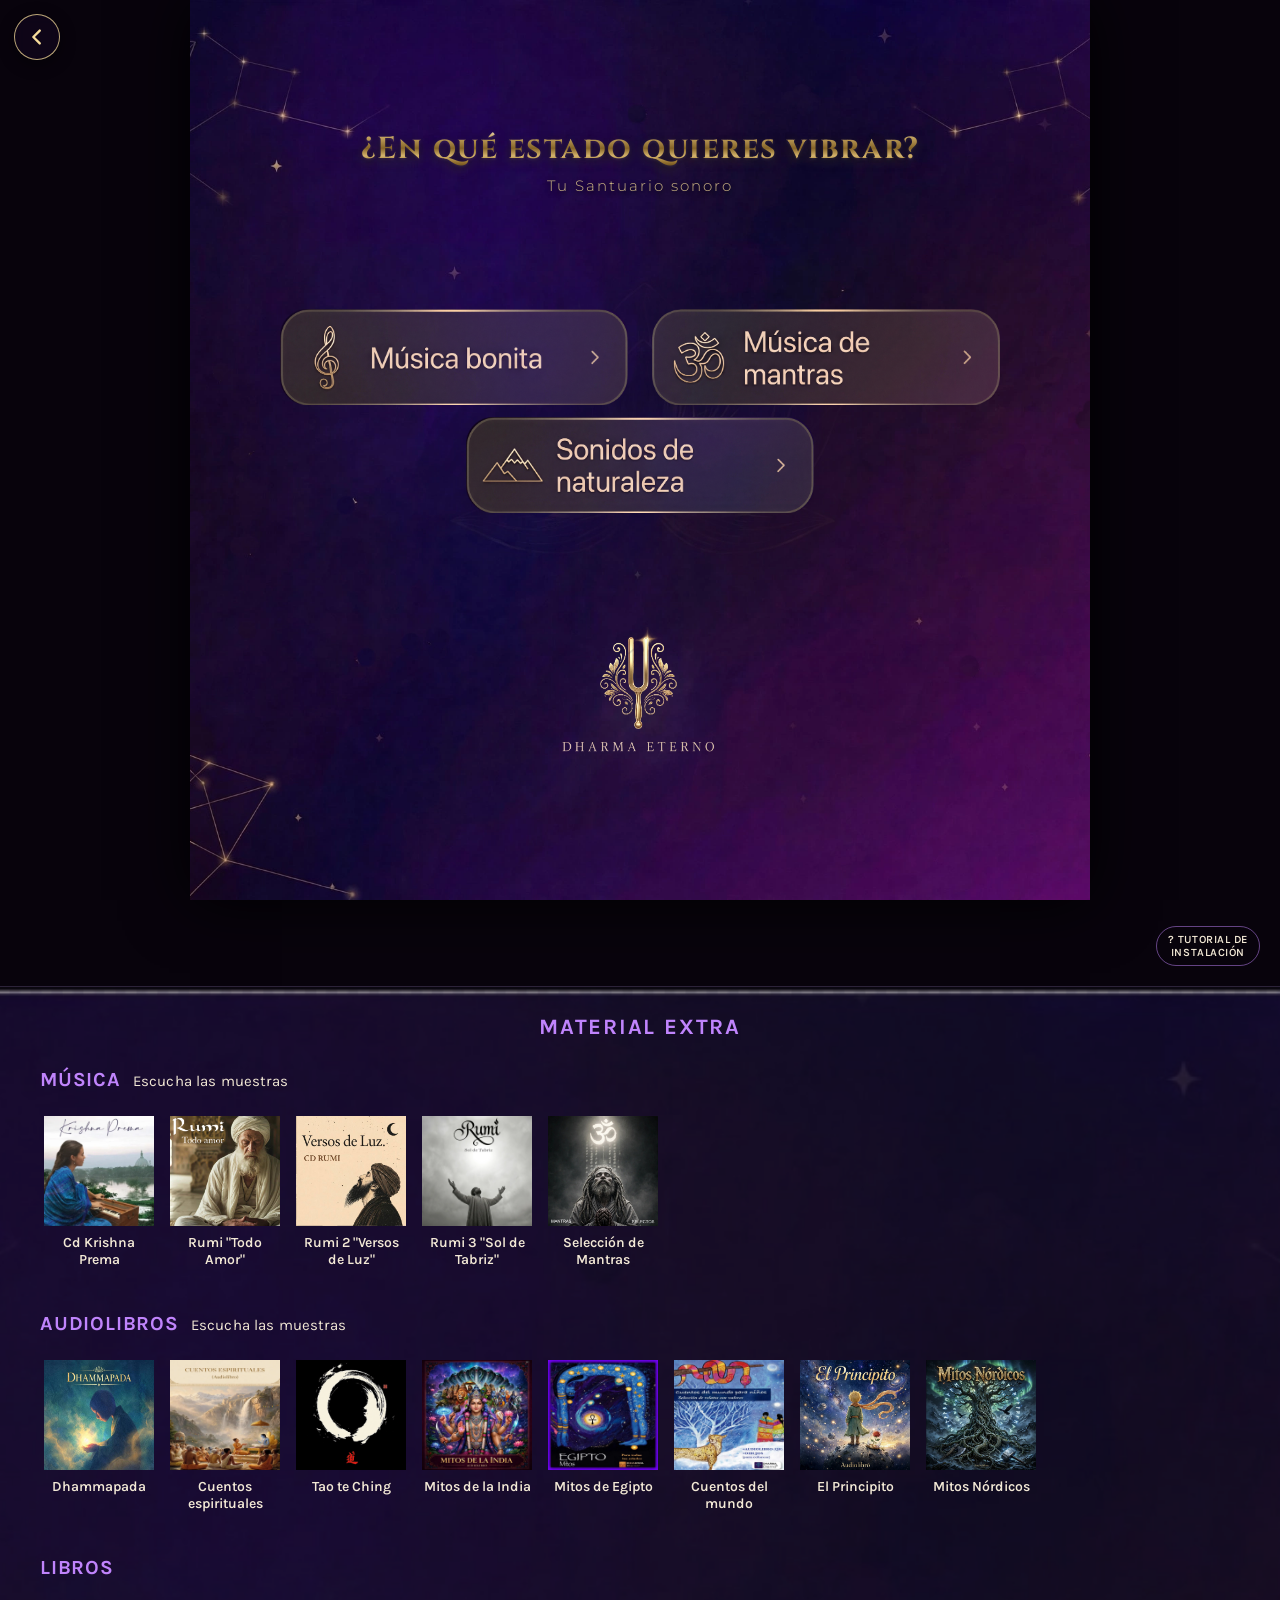
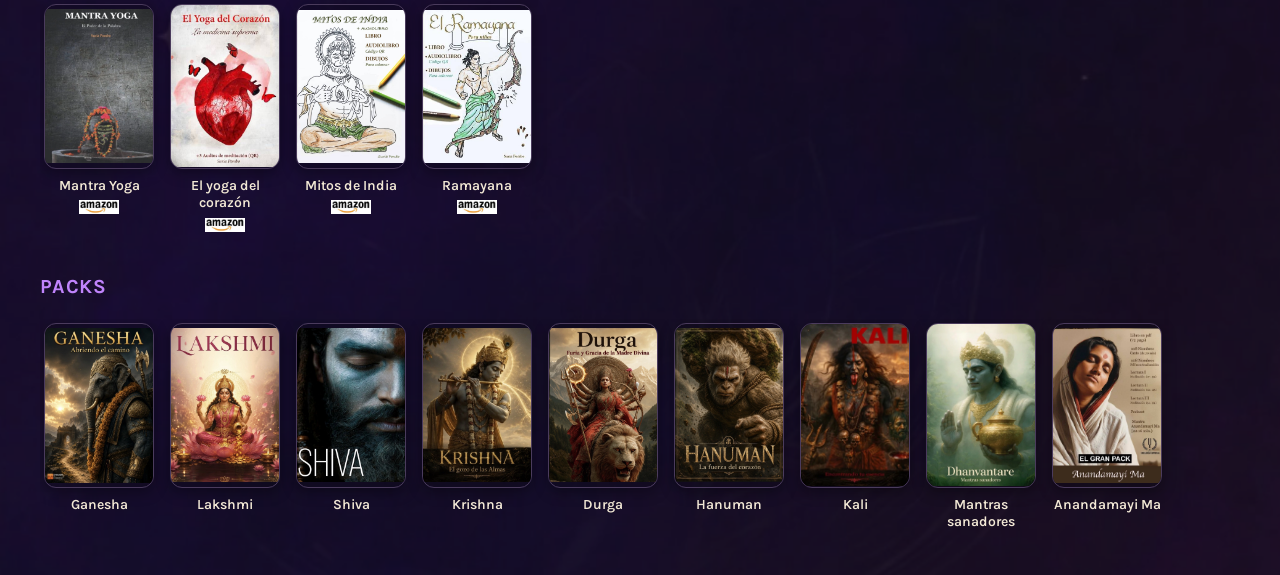
<file: musica/index.html>
<!DOCTYPE html>
<html lang="es">
<head>
    <meta charset="UTF-8">
    <meta name="viewport" content="width=device-width, initial-scale=1.0, viewport-fit=cover">
    <title>Música · Dharma Eterno</title>
    <!-- Fuentes elegantes -->
    <link rel="preconnect" href="https://fonts.googleapis.com">
    <link rel="preconnect" href="https://fonts.gstatic.com" crossorigin>
    <link href="https://fonts.googleapis.com/css2?family=Cinzel:wght@600;700;800&family=Montserrat:wght@300;400;500&display=swap" rel="stylesheet">
    
    <style>
        * {
            box-sizing: border-box;
            margin: 0;
            padding: 0;
        }

        html, body {
            width: 100%;
            min-height: 100vh;
            background-color: #08030c;
            font-family: 'Montserrat', sans-serif;
            overflow-x: hidden;
        }

        /* Envoltorio de fondo general */
        .app-viewport {
            width: 100vw;
            min-height: 100vh;
            display: flex;
            justify-content: center;
            align-items: center;
            background-color: #08030c;
        }

        /* Contenedor principal de la app */
        .app-container {
            width: 100%;
            max-width: 900px;
            min-height: 100vh;
            background-image: url('/assets/img/fondo.webp');
            background-size: cover;
            background-position: center;
            background-repeat: no-repeat;
            display: flex;
            flex-direction: column;
            align-items: center;
            justify-content: space-between;
            box-shadow: 0 0 60px rgba(0, 0, 0, 0.95);
            position: relative;
        }

        /* Estilos del Encabezado */
        .header {
            text-align: center;
            width: 100%;
            max-width: 800px;
        }

        /* TÍTULO ORO VIEJO / ANTIGUO MATIZADO */
        .header h1 {
            font-family: 'Cinzel', serif;
            font-weight: 700;
            line-height: 1.25;
            letter-spacing: 1.5px;
            text-align: center;
            margin-bottom: 8px;

            background: linear-gradient(
                180deg, 
                #EADBBD 0%, 
                #C2A15D 20%, 
                #856428 48%, 
                #D4B36B 68%, 
                #94712F 85%, 
                #573F15 100%
            );
            -webkit-background-clip: text;
            -webkit-text-fill-color: transparent;

            filter: drop-shadow(0px 3px 5px rgba(0, 0, 0, 0.92)) drop-shadow(0px 1px 1px rgba(255, 235, 190, 0.2));
        }

        .header p {
            color: #cbb483;
            font-weight: 300;
            letter-spacing: 2px;
            text-shadow: 0 2px 5px rgba(0, 0, 0, 0.9);
        }

        /* Contenedor de Botones */
        .grid-buttons {
            display: grid;
            width: 100%;
            transition: opacity 0.8s ease;
        }

        .btn-item {
            width: 100%;
            background: transparent;
            border: none;
            cursor: pointer;
            outline: none;
            display: flex;
            justify-content: center;
            align-items: center;
            position: relative;
            overflow: hidden; /* Mantiene las ondas dentro del marco del botón */
            border-radius: 12px;
            transition: transform 0.8s cubic-bezier(0.2, 0.8, 0.2, 1), opacity 0.8s ease;
            -webkit-tap-highlight-color: transparent;
        }

        .btn-item img {
            width: 100%;
            height: auto;
            display: block;
            pointer-events: none;
        }

        /* EFECTO AL PULSAR EL BOTÓN */
        .btn-item.carta-pulsada {
            transform: scale(1.05) !important;
            z-index: 6;
        }

        /* Las no seleccionadas se atenúan con calma */
        .grid-buttons.seleccion-activa .btn-item:not(.carta-pulsada) {
            opacity: 0.3;
        }

        /* ONDAS DE LUZ CONCÉNTRICAS */
        .onda-luz {
            position: absolute;
            border: 2px solid rgba(255, 255, 255, 0.85);
            border-radius: 50%;
            transform: scale(0);
            pointer-events: none;
            opacity: 1;
            box-shadow: 0 0 25px rgba(255, 255, 255, 0.7), inset 0 0 20px rgba(255, 255, 255, 0.35);
            animation: expandirOnda 1.2s cubic-bezier(0.25, 1, 0.5, 1) forwards;
        }

        @keyframes expandirOnda {
            to {
                transform: scale(6);
                opacity: 0;
                box-shadow: 0 0 40px rgba(255, 255, 255, 0.2), inset 0 0 40px rgba(255, 255, 255, 0.05);
            }
        }

        /* Retrasos escalonados para cada onda */
        .onda-luz.onda-1 { animation-delay: 0s; }
        .onda-luz.onda-2 { animation-delay: 0.15s; }
        .onda-luz.onda-3 { animation-delay: 0.3s; }

        /* Logo inferior */
        .logo-container {
            text-align: center;
            display: flex;
            justify-content: center;
            align-items: center;
        }

        .logo-container img {
            width: 100%;
            height: auto;
            display: block;
        }

        /* PANTALLAS SECUNDARIAS */
        .sub-screen {
            position: fixed;
            top: 0;
            left: 0;
            width: 100%;
            height: 100%;
            z-index: 20;
            display: flex;
            flex-direction: column;
            justify-content: center;
            align-items: center;
            color: white;
            opacity: 0;
            pointer-events: none;
            transition: opacity 1.4s cubic-bezier(0.3, 0.05, 0.2, 1);
        }

        .sub-screen.activa {
            opacity: 1;
            pointer-events: auto;
        }

        #pantalla-1 { background-color: #1b2e24; } 
        #pantalla-2 { background-color: #1a2332; } 
        #pantalla-3 { background-color: #251b35; } 
        #pantalla-4 { background-color: #2d1e18; } 

        .sub-screen h1 {
            font-family: 'Cinzel', serif;
            font-weight: 400;
            font-size: 26px;
            letter-spacing: 3px;
            margin-bottom: 30px;
        }

        .btn-volver {
            background: transparent;
            border: 1px solid rgba(255, 255, 255, 0.4);
            color: white;
            padding: 12px 30px;
            font-size: 12px;
            font-weight: 300;
            letter-spacing: 2px;
            text-transform: uppercase;
            cursor: pointer;
            border-radius: 30px;
            transition: background 0.5s, transform 0.3s;
        }

        .btn-volver:active {
            background: rgba(255, 255, 255, 0.1);
            transform: scale(0.97);
        }


        /* ============================================================
           1. MODO VERTICAL: 1 sola columna
           ============================================================ */
        @media (max-width: 768px) and (max-aspect-ratio: 1/1), (orientation: portrait) {
            .app-container {
                padding: 55px 20px 35px 20px;
                min-height: 100vh;
            }

            .header h1 {
                font-size: 1.8rem;
            }

            .header p {
                font-size: 0.95rem;
            }

            .grid-buttons {
                grid-template-columns: 1fr !important;
                gap: 14px;
                max-width: 420px;
                margin: 20px 0;
            }

            .logo-container {
                max-width: 220px;
            }
        }


        /* ============================================================
           2. MODO HORIZONTAL: 2 filas de 2 botones (2x2)
           ============================================================ */
        @media (min-aspect-ratio: 1/1), (orientation: landscape) {
            .app-container {
                padding: 25px 35px 20px 35px;
                min-height: 100vh;
                height: 100vh;
                justify-content: space-evenly;
            }

            .header h1 {
                font-size: 1.9rem;
            }

            .header p {
                font-size: 0.95rem;
            }

            .grid-buttons {
                grid-template-columns: repeat(2, 1fr) !important;
                gap: 12px 24px;
                max-width: 720px;
                margin: 10px 0;
            }

            .logo-container {
                max-width: 170px;
            }

            /* Con 3 botones, el tercero queda centrado debajo */
            .btn-item:nth-child(3) {
                grid-column: 1 / -1;
                width: calc(50% - 12px);
                justify-self: center;
            }
        }

        /* Pantallas apaisadas con poca altura */
        @media (orientation: landscape) and (max-height: 500px) {
            .app-container {
                padding: 12px 20px 10px 20px;
            }

            .header h1 {
                font-size: 1.4rem;
            }

            .header p {
                font-size: 0.8rem;
            }

            .grid-buttons {
                gap: 8px 16px;
                max-width: 580px;
            }

            .logo-container {
                max-width: 130px;
            }
        }
    </style>
<link rel="stylesheet" href="/tienda/tienda.css">
</head>
<body>

    <div class="app-viewport">
        <div class="app-container">
            <!-- Encabezado con efecto Oro Viejo / Antiguo Matizado -->
            <div class="header">
                <h1>¿En qué estado quieres vibrar?</h1>
                <p>Tu Santuario sonoro</p>
            </div>

            <!-- Botones con efecto de Ondas de Luz al hacer clic -->
            <div class="grid-buttons" id="cartas-contenedor">
                <!-- Botón 1 -->
                <button class="btn-item" onclick="abrirSeccion(this, event, '/musica/bonita/')">
                    <img src="/assets/musica/bonita.png" alt="Música bonita">
                </button>

                <!-- Botón 2 -->
                <button class="btn-item" onclick="abrirSeccion(this, event, '/musica/mantras/')">
                    <img src="/assets/musica/mantras.png" alt="Música de mantras">
                </button>

                <!-- Botón 3 -->
                <button class="btn-item" onclick="abrirSeccion(this, event, '/musica/naturaleza/')">
                    <img src="/assets/musica/naturaleza.png" alt="Sonidos de naturaleza">
                </button>
            </div>

            <!-- Logotipo Dharma Eterno -->
            <div class="logo-container">
                <img src="/assets/img/logo.png" alt="Dharma Eterno Logo">
            </div>
        </div>
    </div>


    <script>
        var navegando = false;
        function abrirSeccion(elemento, event, destino) {
            if (navegando) return;
            navegando = true;
            // 1. Efectos visuales en los botones
            document.getElementById('cartas-contenedor').classList.add('seleccion-activa');
            elemento.classList.add('carta-pulsada');

            // 2. Generación de las 3 Ondas Concéntricas desde el toque
            const numOndas = 3;
            
            for (let i = 0; i < numOndas; i++) {
                const onda = document.createElement('div');
                onda.classList.add('onda-luz', `onda-${i + 1}`);
                
                const tamano = 30;
                onda.style.width = onda.style.height = `${tamano}px`;
                
                const rect = elemento.getBoundingClientRect();
                const clickX = event.clientX - rect.left;
                const clickY = event.clientY - rect.top;
                
                onda.style.left = `${clickX - (tamano / 2)}px`;
                onda.style.top = `${clickY - (tamano / 2)}px`;
                
                elemento.appendChild(onda);
            }

            // 3. Abrir la sección tras el efecto de ondas
            setTimeout(() => { window.location.href = destino; }, 900);
        }

        function volverAlHome() {
            navegando = false;
            document.getElementById('cartas-contenedor').classList.remove('seleccion-activa');
            
            const botones = document.querySelectorAll('.btn-item');
            botones.forEach((btn) => {
                btn.classList.remove('carta-pulsada');
                
                // Limpieza de las ondas anteriores
                const ondasAntiguas = btn.querySelectorAll('.onda-luz');
                ondasAntiguas.forEach(o => o.remove());
            });
        }
    
        window.addEventListener('pageshow', function (e) { if (e.persisted || navegando) volverAlHome(); });
    </script>


<!-- Botón volver (añadido al unir la app) -->
<style>
.de-back{position:fixed;top:calc(env(safe-area-inset-top,0px) + 14px);left:14px;z-index:100000;width:46px;height:46px;border-radius:50%;
display:flex;align-items:center;justify-content:center;text-decoration:none;color:#f6dc9a;background:rgba(18,8,32,.62);
border:1.5px solid rgba(246,220,154,.75);box-shadow:0 4px 16px rgba(0,0,0,.45);-webkit-backdrop-filter:blur(6px);backdrop-filter:blur(6px);
-webkit-tap-highlight-color:transparent;transition:transform .2s,background .2s}
.de-back:active{transform:scale(.92);background:rgba(18,8,32,.85)}
.de-back svg{width:22px;height:22px;fill:none;stroke:currentColor;stroke-width:2.6;stroke-linecap:round;stroke-linejoin:round}
</style>
<a class="de-back" href="/" aria-label="Volver"><svg viewBox="0 0 24 24"><path d="M15 5l-7 7 7 7"/></svg></a>

<!-- Tienda "Material Extra" + Tutorial de instalación (común a toda la app) -->
<div id="de-tienda"></div>
<script src="/tienda/tienda.js" defer></script>
</body>
</html>
</file>
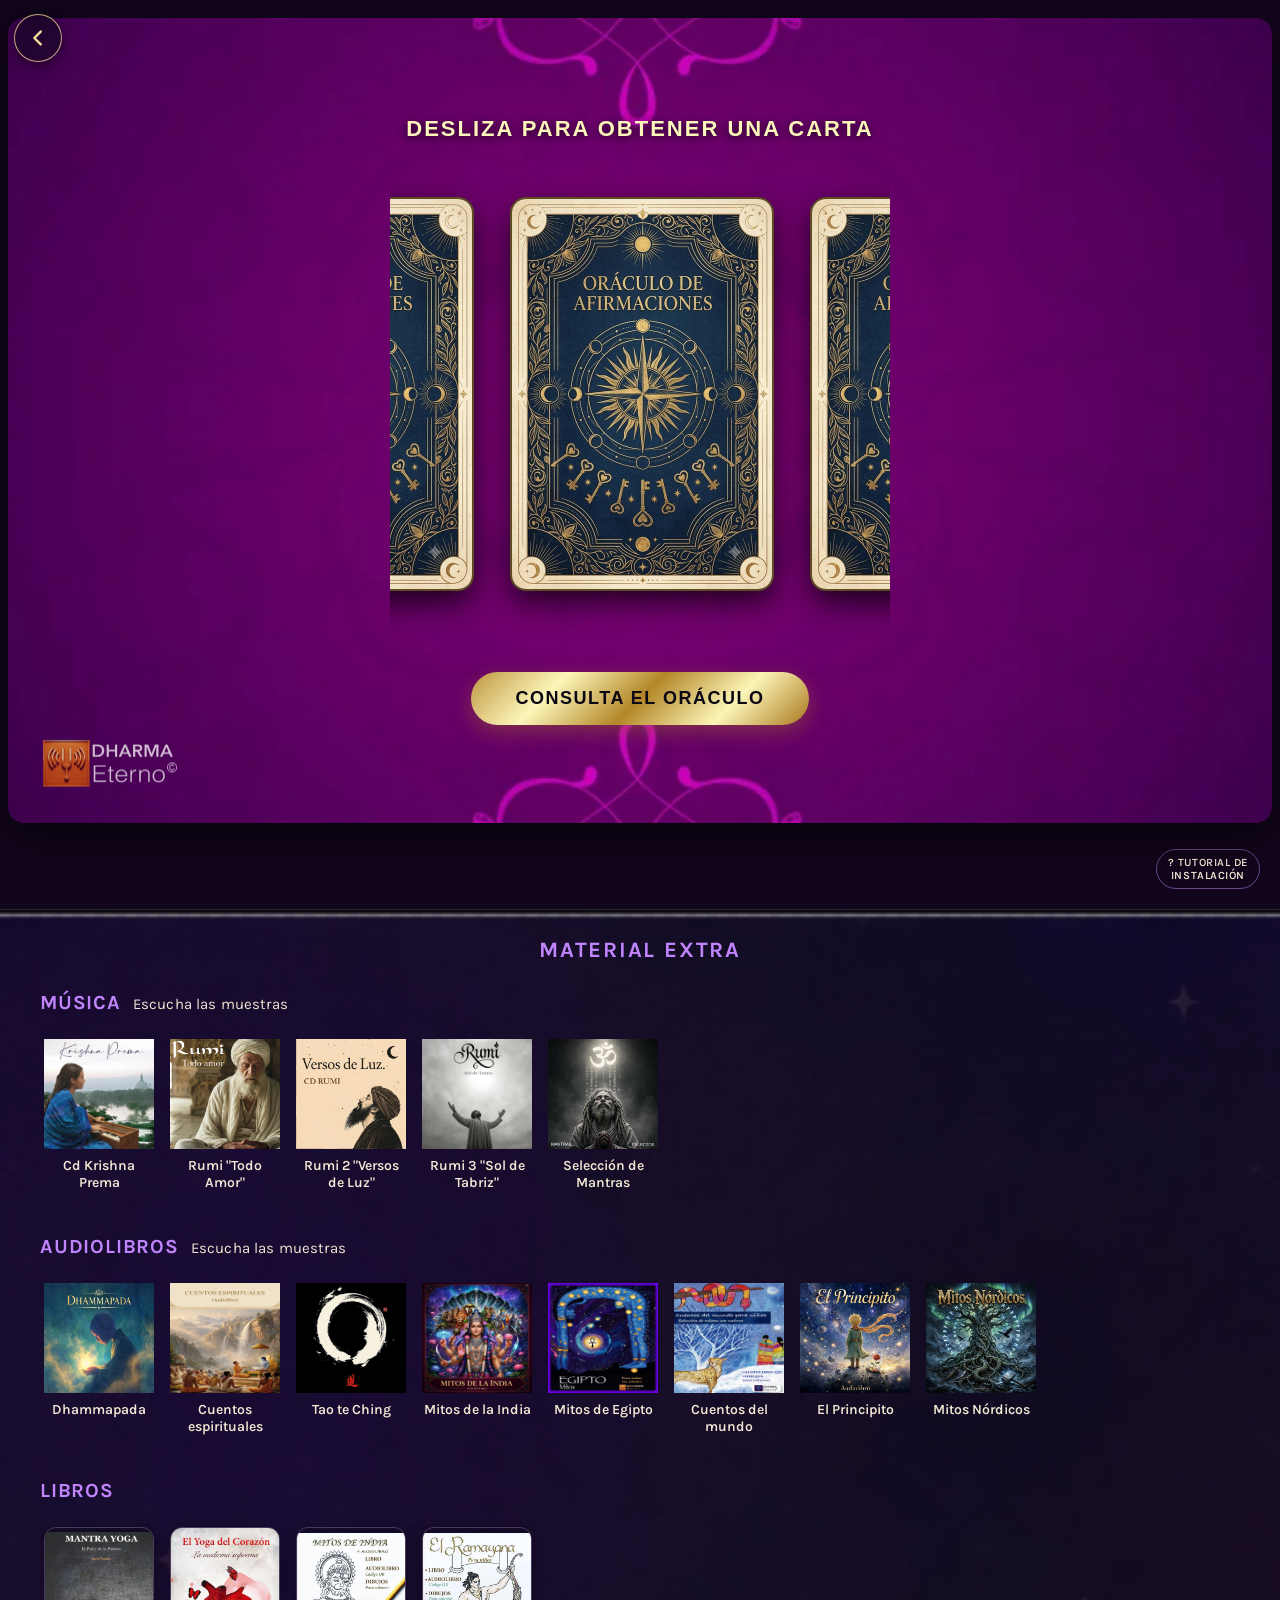
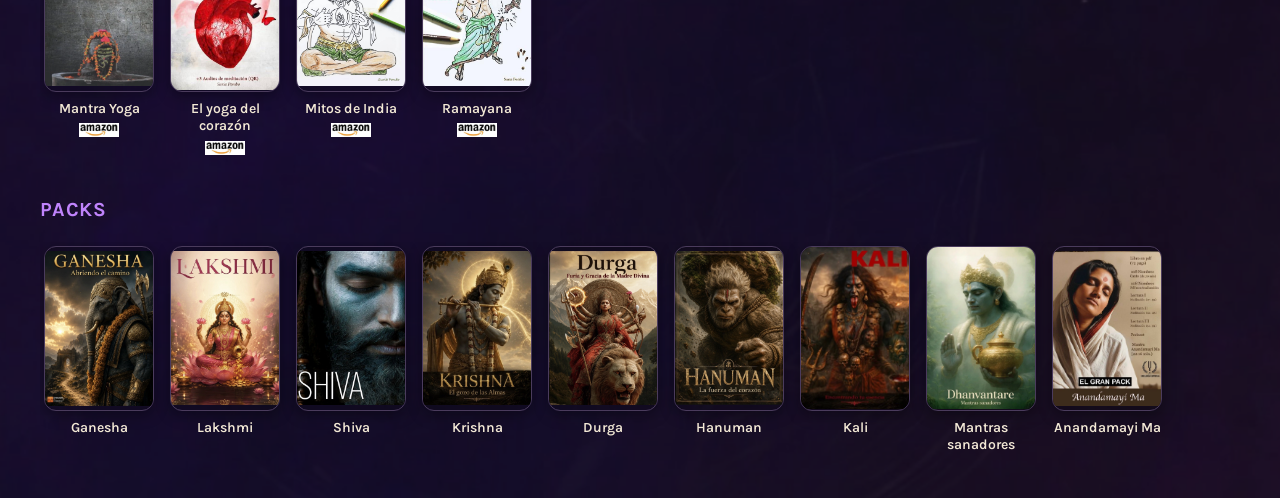
<file: oraculo/index.html>
<!DOCTYPE html>
<html lang="es">
<head>
<meta charset="UTF-8">
<meta name="viewport" content="width=device-width, initial-scale=1.0">
<title>Atman · Oráculo de Luz</title>
<style>
  html, body { margin: 0; background: #12061c; }
  body { padding: 8px; box-sizing: border-box; min-height: 100vh; }
  .entry-title, .page-title, h1.entry-title { display: none !important; }
  .oracle-container { position: relative; z-index: 99999; display: flex; flex-direction: column; align-items: center; justify-content: center; min-height: 85vh; background-image: url('fondo.webp'); background-size: cover; background-position: center; background-repeat: no-repeat; font-family: 'Helvetica Neue', Arial, sans-serif; color: #f4eefa; padding: 20px; border-radius: 16px; box-shadow: 0 15px 40px rgba(0,0,0,0.6); overflow: hidden; user-select: none; -webkit-user-select: none; margin-top: 10px; }
  
  .logo-footer { position: absolute; bottom: 30px; left: 30px; width: 147px; height: auto; opacity: 0.75; z-index: 100000; pointer-events: none; }

  .oracle-instruction { font-size: 22px; font-weight: bold; color: #fcf6ba; margin-bottom: 25px; letter-spacing: 2px; text-transform: uppercase; text-align: center; text-shadow: 0 2px 8px rgba(0, 0, 0, 0.8); transition: opacity 0.5s ease; }
  .oracle-layout { display: flex; flex-direction: column; align-items: center; justify-content: center; width: 100%; max-width: 950px; gap: 20px; transition: all 0.6s cubic-bezier(0.25, 1, 0.5, 1); }
  .carousel-window { width: 100%; max-width: 500px; height: 480px; overflow: hidden; position: relative; display: flex; align-items: center; justify-content: center; }
  .carousel-track { display: flex; position: absolute; left: 0; top: 30px; will-change: transform; }
  .card-wrapper { width: 260px; height: 390px; margin: 0 20px; flex-shrink: 0; transition: opacity 0.6s ease, transform 0.6s cubic-bezier(0.25, 1, 0.5, 1); }
  .card-wrapper.active-card { perspective: 1000px; }
  .card-3d { width: 100%; height: 100%; position: relative; transition: transform 0.8s cubic-bezier(0.175, 0.885, 0.32, 1.275); }
  .card-wrapper.active-card .card-3d { transform-style: preserve-3d; }
  .card-3d.flipped { transform: rotateY(180deg); }
  .card-face { position: absolute; width: 100%; height: 100%; border-radius: 16px; box-shadow: 0 12px 30px rgba(0, 0, 0, 0.7); border: 2px solid rgba(212, 175, 55, 0.4); overflow: hidden; background-color: #0d0818; }
  .card-wrapper.active-card .card-face { backface-visibility: hidden; }
  .card-face img { width: 100%; height: 100%; object-fit: cover; display: block; }
  .card-front { transform: none; }
  .card-wrapper.active-card .card-front { transform: rotateY(180deg); }
  .card-wrapper:not(.active-card) .card-front { display: none; }
  .oracle-container.revealed .card-wrapper:not(.active-card) { opacity: 0; transform: scale(0.8); pointer-events: none; }
  .oracle-container.revealed .card-wrapper.active-card { transform: scale(1.15); }
  .oracle-text-panel { width: 100%; max-width: 440px; padding: 25px; border-radius: 12px; background-color: rgba(13, 8, 24, 0.95); border: 1px solid rgba(252, 246, 186, 0.35); opacity: 0; transform: translateY(20px); transition: opacity 0.7s ease, transform 0.7s ease; display: none; text-align: center; box-sizing: border-box; box-shadow: 0 10px 30px rgba(0,0,0,0.5); }
  .oracle-text-panel.visible { display: block; opacity: 1; transform: translateY(0); }
  .oracle-title { font-size: 18px; color: #fcf6ba; margin-bottom: 12px; font-weight: bold; letter-spacing: 1px; text-transform: uppercase; text-shadow: 0 1px 4px rgba(0,0,0,0.5); }
  .oracle-description { font-size: 14px; color: #dbd3e8; line-height: 1.6; margin-bottom: 22px; text-align: left; }

  .audio-player { display: flex; align-items: center; gap: 14px; }
  .audio-btn { flex-shrink: 0; width: 52px; height: 52px; border-radius: 50%; border: none; cursor: pointer; display: flex; align-items: center; justify-content: center; background: linear-gradient(135deg, #ffd94d 0%, #fff6b0 30%, #ffcb1f 60%, #e6a800 100%); box-shadow: 0 4px 16px rgba(255, 200, 0, 0.55), 0 0 0 3px rgba(255, 217, 77, 0.2); transition: transform 0.15s ease, filter 0.15s ease; padding: 0; }
  .audio-btn svg { width: 20px; height: 20px; fill: #1a1206; }
  .audio-btn .icon-play { margin-left: 3px; }
  .audio-btn:hover { transform: scale(1.08); filter: brightness(1.08); }
  .audio-btn:active { transform: scale(0.95); }
  .audio-progress-wrap { flex: 1; display: flex; flex-direction: column; gap: 6px; min-width: 0; }
  .audio-progress { -webkit-appearance: none; appearance: none; width: 100%; height: 5px; border-radius: 3px; background: rgba(255,255,255,0.2); outline: none; cursor: pointer; margin: 0; }
  .audio-progress::-webkit-slider-thumb { -webkit-appearance: none; width: 14px; height: 14px; border-radius: 50%; background: #ffd94d; box-shadow: 0 1px 4px rgba(0,0,0,0.6); cursor: pointer; margin-top: -4.5px; }
  .audio-time { font-size: 12px; color: #f4eefa; letter-spacing: 0.5px; text-align: left; opacity: 0.85; }

  .oracle-btn { background: linear-gradient(135deg, #bf953f 0%, #fcf6ba 25%, #b38728 50%, #fbf5b7 75%, #aa771c 100%); color: #0b0713; border: none; padding: 16px 45px; font-size: 18px; font-weight: 800; border-radius: 30px; cursor: pointer; letter-spacing: 1.5px; box-shadow: 0 6px 20px rgba(170, 119, 28, 0.4); transition: all 0.3s ease; text-transform: uppercase; margin-top: 25px; z-index: 100000; }
  .oracle-btn:hover { transform: translateY(-2px); filter: brightness(1.1); }
  @media (min-width: 768px) {
    .oracle-layout { flex-direction: row; justify-content: center; gap: 15px; }
    .oracle-text-panel { transform: translateX(15px); }
    .oracle-text-panel.visible { transform: translateX(0); }
  }

  /* ===== Tienda "Material Extra" (igual que en Japa-Movil) ===== */
  .an-store-section { position: relative; max-width: 950px; margin: 18px auto 10px; padding: 28px 16px 32px; border-radius: 16px; overflow: hidden; background-color: #2a0b47; background-size: cover; background-position: center; box-shadow: 0 15px 40px rgba(0,0,0,0.6); font-family: 'Helvetica Neue', Arial, sans-serif; }
  .an-store-overlay { position: absolute; inset: 0; background: linear-gradient(160deg, rgba(52, 16, 82, 0.9), rgba(32, 8, 56, 0.94)); z-index: 0; }
  .an-store-main-title { position: relative; z-index: 1; text-align: center; color: #fcf6ba; font-weight: 700; font-size: 22px; letter-spacing: 0.08em; text-transform: uppercase; margin: 0 0 26px; text-shadow: 0 2px 8px rgba(0,0,0,0.8); }
  .an-store-group { position: relative; z-index: 1; }
  .an-store-group + .an-store-group { margin-top: 30px; }
  .an-store-title { text-align: left; color: #fcf6ba; font-weight: 700; font-size: 19px; letter-spacing: 0.04em; text-transform: uppercase; margin: 0 0 18px; }
  .an-store-carousel { display: flex; gap: 16px; overflow-x: auto; overflow-y: hidden; padding: 4px 4px 12px; scroll-snap-type: x proximity; -webkit-overflow-scrolling: touch; scrollbar-width: thin; scrollbar-color: #d4af37 transparent; }
  .an-store-carousel::-webkit-scrollbar { height: 6px; }
  .an-store-carousel::-webkit-scrollbar-thumb { background: rgba(212,175,55,0.5); border-radius: 999px; }
  .an-store-item { flex: 0 0 auto; scroll-snap-align: start; display: flex; flex-direction: column; align-items: center; width: 110px; text-decoration: none; transition: transform 0.2s ease; background: none; border: none; padding: 0; margin: 0; font: inherit; cursor: pointer; -webkit-appearance: none; appearance: none; }
  .an-store-item:hover, .an-store-item:active { transform: translateY(-4px); }
  .an-store-img-wrap { width: 100%; height: 165px; display: flex; align-items: flex-end; justify-content: center; }
  .an-store-img { width: 110px; height: 165px; object-fit: contain; background: rgba(0,0,0,0.2); border-radius: 12px; border: 1px solid rgba(212,175,55,0.4); box-shadow: 0 4px 14px rgba(0,0,0,0.35); }
  .an-store-img-square { height: 110px; }
  .an-store-square .an-store-img-wrap { height: 110px; }
  .an-store-img-noframe { background: none; border: none; border-radius: 0; box-shadow: none; }
  .an-store-label { margin-top: 8px; color: #f4eefa; font-size: 14px; font-weight: 600; text-align: center; }
  .an-store-amazon-icon { display: block; width: 40px; height: auto; margin-top: 6px; }
  @media (max-width: 480px) {
    .an-store-item { width: 96px; }
    .an-store-img-wrap { height: 144px; }
    .an-store-img { width: 96px; height: 144px; }
    .an-store-img-square { height: 96px; }
    .an-store-square .an-store-img-wrap { height: 96px; }
    .an-store-title { font-size: 17px; }
  }
  /* Reproductor de muestras de los discos */
  .an-disc-modal { position: fixed; inset: 0; background: rgba(0,0,0,0.88); display: flex; align-items: center; justify-content: center; z-index: 200000; padding: 20px; }
  .an-disc-modal-content { position: relative; width: 100%; height: 100%; max-width: 1180px; max-height: 900px; }
  .an-disc-modal-content iframe { width: 100%; height: 100%; display: block; border: 0; border-radius: 12px; background: #fff; box-shadow: 0 10px 40px rgba(0,0,0,0.6); }
  .an-modal-close { position: absolute; top: 12px; left: 12px; z-index: 10; display: flex; align-items: center; gap: 6px; padding: 9px 18px 9px 12px; border-radius: 999px; border: none; background: #6B21A8; color: #fff; font-size: 14px; font-weight: 700; cursor: pointer; box-shadow: 0 4px 16px rgba(0,0,0,0.45); }
  .an-modal-close span { font-size: 19px; line-height: 1; }
  @media (max-width: 700px) {
    .an-disc-modal { padding: 0; }
    .an-disc-modal-content { max-width: 100%; max-height: 100%; }
    .an-disc-modal-content iframe { border-radius: 0; }
  }
</style>
<link rel="stylesheet" href="/tienda/tienda.css">
</head>
<body>

<div class="oracle-container" id="oracleContainer">
  <img src="logo.png" class="logo-footer" alt="Dharma Eterno">
  
  <div class="oracle-instruction" id="mainInstruction">Desliza para obtener una carta</div>
  <div class="oracle-layout">
    <div class="carousel-window" id="carouselWindow">
      <div class="carousel-track" id="carouselTrack"></div>
    </div>
    <div class="oracle-text-panel" id="textPanel">
      <div class="oracle-title" id="cardTitle"></div>
      <div class="oracle-description" id="cardDesc"></div>
      <div class="audio-player" id="audioPlayer">
        <button class="audio-btn" id="audioBtn" onclick="toggleAudio()" aria-label="Reproducir audio">
          <svg class="icon-play" id="iconPlay" viewBox="0 0 24 24"><polygon points="6,4 20,12 6,20"></polygon></svg>
          <svg class="icon-pause" id="iconPause" viewBox="0 0 24 24" style="display:none;"><rect x="5" y="4" width="5" height="16"></rect><rect x="14" y="4" width="5" height="16"></rect></svg>
        </button>
        <div class="audio-progress-wrap">
          <input type="range" class="audio-progress" id="audioProgress" min="0" max="100" value="0" step="0.1">
          <div class="audio-time" id="audioTime">0:00 / 0:00</div>
        </div>
      </div>
    </div>
  </div>
  <button class="oracle-btn" id="actionBtn" onclick="consultOracle()">Consulta el oráculo</button>
</div>

<script>
  // Sonido del giro vinculado a la carpeta local 'audio'
  const magicSound = new Audio('sonido-giro.mp3');

  const cardTexts = [
    { title: "SOY EL ARQUITECTO DE MI REALIDAD", audio: "01.mp3", img: "01.webp", desc: "Cada pensamiento, cada palabra y cada decisión son un ladrillo con el que construyes tu vida. Hoy recuerda que no estás a merced de las circunstancias: dentro de ti existe la sabiduría y la fuerza para crear un camino lleno de propósito. Confía en tu capacidad para elegir el amor, la paz y la luz en cada paso.<br><br>Durante el día, vuelve a esta afirmación siempre que la recuerdes. Repítela con calma y deja que sus palabras echen raíces en tu corazón. Poco a poco, tu forma de mirar la vida comenzará a reflejar la verdad que has elegido vivir." },
    { title: "CREO MI REALIDAD Y MI REALIDAD ES EL AMOR", audio: "02.mp3", img: "02.webp", desc: "El amor es una fuerza creadora que transforma todo lo que toca. Cuando eliges mirar con el corazón, tu mundo comienza a reflejar esa misma belleza. Permite que cada encuentro, cada palabra y cada acción nazcan del amor, y descubrirás que la vida siempre responde en el mismo lenguaje.<br><br>Durante el día, vuelve a esta afirmación siempre que la recuerdes. Repítela con calma y deja que sus palabras echen raíces en tu corazón. Poco a poco, tu forma de mirar la vida comenzará a reflejar la verdad que has elegido vivir." },
    { title: "RESPIRO, SUELTO Y CONFÍO", audio: "03.mp3", img: "03.webp", desc: "No necesitas cargar con aquello que ya cumplió su propósito. Con cada respiración puedes liberar el peso del miedo, la duda y el control. Confía en que la vida sostiene tus pasos incluso cuando aún no puedes ver el camino completo. Hoy regálate la paz de dejar que todo florezca a su debido tiempo.<br><br>Durante el día, vuelve a esta afirmación siempre que la recuerdes. Repítela con calma y deja que sus palabras echen raíces en tu corazón. Poco a poco, tu forma de mirar la vida comenzará a reflejar la verdad que has elegido vivir." },
    { title: "MI POTENCIAL ES ILIMITADO", audio: "04.mp3", img: "04.webp", desc: "Dentro de ti habita una fuente infinita de creatividad, amor y sabiduría que espera ser expresada. No permitas que las dudas definan quién eres. Cada día es una nueva oportunidad para descubrir una versión más luminosa de ti mismo. Avanza con confianza, porque el mayor límite desaparece cuando recuerdas tu verdadera esencia.<br><br>Durante el día, vuelve a esta afirmación siempre que la recuerdes. Repítela con calma y deja que sus palabras echen raíces en tu corazón. Poco a poco, tu forma de mirar la vida comenzará a reflejar la verdad que has elegido vivir." },
    { title: "CADA DÍA ES UNA NUEVA OPORTUNIDAD DE APERTURA Y PROGRESO", audio: "05.mp3", img: "05.webp", desc: "El amanecer de hoy no es solo un cambio en el reloj, sino un lienzo en blanco para tu mente y tu espíritu. Al abrirte a lo nuevo, permites que la vida te sorprenda con aprendizajes y caminos que antes no podías ver. El progreso no siempre es un gran salto; a veces es la sutil disposición a dar un paso más con el corazón abierto.<br><br>Lleva este pensamiento contigo a lo largo de las horas. Mantenlo presente en tus pausas cotidianas y nota cómo, al abrir tu mente, tu entorno responde con nuevas y mejores perspectivas." },
    { title: "TODO LO QUE SUCEDE ES PARA MI EVOLUCIÓN", audio: "06.mp3", img: "06.webp", desc: "Incluso las tormentas y los desvíos inesperados tienen un propósito en tu historia. La vida no conspira en tu contra, sino que te moldea para que despiertes tu verdadera fortaleza. Mira cada situación, ya sea cómoda o desafiante, como una maestra silenciosa que te invita a crecer. Cuando dejas de resistirte, transformas los obstáculos en peldaños hacia tu madurez espiritual.<br><br>Respira hondo y recuerda estas palabras ante cualquier imprevisto de hoy. Al abrazar la experiencia sin juzgarla, verás cómo el caos se transforma en sabiduría." },
    { title: "SUSTITUYO LA QUEJA POR LA GRATITUD", audio: "07.mp3", img: "07.webp", desc: "La queja nubla tu mirada y te encadena a lo que te falta, mientras que la gratitud enciende una luz sobre toda la abundancia que ya te rodea. Al cambiar el foco de atención, transformas tu energía interior y sintonizas con la belleza de las pequeñas cosas. Agradecer no significa ignorar las dificultades, sino elegir valorar la vida por encima de ellas, abriendo la puerta a más bendiciones.<br><br>Haz de esta idea tu brújula para las próximas horas. Cada vez que sientas el impulso de protestar, busca un motivo para dar las gracias y observa cómo cambia tu vibración." },
    { title: "ELIJO SER LA PAZ QUE BUSCO EN EL MUNDO", audio: "08.mp3", img: "08.webp", desc: "La serenidad no se encuentra allá afuera, ni depende de que el entorno sea perfecto; es un refugio que construyes dentro de ti. Cuando decides calmar tu propia tormenta mental, te conviertes en un faro de tranquilidad para los demás. Tu paz interior es un regalo que te haces a ti mismo y, a la vez, tu mayor contribución para sanar el mundo que te rodea.<br><br>Regresa a este centro de calma siempre que el ruido exterior intente arrastrarte. Repítelo en silencio y permite que tu propia quietud guíe tus acciones de hoy." },
    { title: "NO CONTROLO LO QUE PASA, PERO SÍ CÓMO RESPONDO A ELLO", audio: "09.mp3", img: "09.webp", desc: "El exterior es impredecible y a menudo caótico, pero tu mundo interno te pertenece por completo. Tu verdadero poder no radica en cambiar los acontecimientos, sino en la pausa consciente que tomas antes de reaccionar. Al elegir la madurez, la compasión y la templanza en tus respuestas, dejas de ser una víctima de las circunstancias para convertirte en el dueño de tu propio destino.<br><br>Usa esta afirmación como un escudo mental. Antes de reaccionar en piloto automático, tómate un segundo para elegir la respuesta que mejor refleje tu sabiduría." },
    { title: "MIRO MIS PENSAMIENTOS PASAR, NO ME APEGO A NINGUNO", audio: "10.mp3", img: "10.webp", desc: "Tú no eres la tormenta de tu mente, sino el cielo inmenso que la observa. Los pensamientos van y vienen como nubes en el viento; no necesitas retenerlos, juzgarlos ni luchar contra ellos. Al mirarlos pasar desde la distancia del observador, recuperas tu libertad. En ese espacio de desapego y silencio, descubres la quietud inalterable de tu ser.<br><br>Convierte este texto en tu cable a tierra. Cada vez que tu mente se sature, visualiza tus ideas marchándose en calma y recupera el control de tu presente." },
    { title: "VIVO PLENAMENTE EN EL PRESENTE; EL PASADO YA CUMPLIÓ SU FUNCIÓN", audio: "11.mp3", img: "11.webp", desc: "Cada instante es una nueva oportunidad para comenzar de nuevo. El pasado te ofreció experiencias, aprendizajes y crecimiento, pero ya no necesita definir quién eres hoy. Cuando sueltas el peso de lo que fue, descubres la inmensa libertad de habitar este momento, el único lugar donde realmente existe la vida.<br><br>Convierte esta frase en tu refugio diario. Siempre que tu mente viaje hacia lo que ya pasó, regresa con suavidad al presente y recuerda que aquí es donde nace tu verdadero poder." },
    { title: "ESTOY AQUÍ PARA EXPRESAR MIS DONES AL MUNDO", audio: "12.mp3", img: "12.webp", desc: "Dentro de ti existen talentos, cualidades y una luz única que nadie más puede ofrecer de la misma manera. No viniste a compararte ni a imitar a otros, sino a compartir aquello que solo tú puedes entregar. Cuando expresas tu esencia con autenticidad, enriqueces tu vida y también la de quienes te rodean.<br><br>Haz de esta afirmación tu guía. Antes de comenzar el día, recuerda que cada pequeño gesto inspirado desde el corazón ya está transformando el mundo." },
    { title: "CADA PUERTA QUE SE CIERRA ME ACERCA HACIA MI VERDADERO DESTINO", audio: "13.mp3", img: "13.webp", desc: "Lo que parece una pérdida muchas veces es una redirección. La vida elimina caminos que ya no corresponden con tu crecimiento para abrir otros más alineados con quien estás destinado a ser. Aunque hoy no comprendas el motivo, cada final prepara un nuevo comienzo.<br><br>Cuando algo no salga como esperabas, repite esta frase con confianza. Permite que la incertidumbre se transforme en la certeza de que la vida siempre trabaja a tu favor." },
    { title: "MI RETO DE HOY ES SUPERAR MI VERSIÓN DE AYER", audio: "14.mp3", img: "14.webp", desc: "La verdadera competencia nunca está fuera de ti. Cada día es una oportunidad para dar un pequeño paso más, aprender algo nuevo o actuar con un poco más de amor, paciencia y valentía. El crecimiento constante convierte los pequeños avances en grandes transformaciones.<br><br>Haz de esta frase tu inspiración diaria. No busques ser perfecto; busca ser un poco mejor que ayer, y el futuro cambiará por sí solo." },
    { title: "EL MIEDO ME MUESTRA DÓNDE ESTÁ MI SIGUIENTE NIVEL DE SUPERACIÓN", audio: "15.mp3", img: "15.webp", desc: "El miedo no siempre aparece para detenerte; muchas veces señala el lugar exacto donde comienza tu expansión. Detrás de aquello que hoy te intimida suelen encontrarse las experiencias que más fortalecerán tu confianza y tu libertad. Cada paso que das a pesar del miedo amplía los límites de tu vida.<br><br>Cada vez que sientas temor, respira profundamente y recuerda que, al otro lado de ese desafío, puede estar la mejor versión de ti." },
    { title: "NO CAIGO, SOLO GANO IMPULSO PARA VOLVER A LEVANTARME", audio: "16.mp3", img: "16.webp", desc: "Los tropiezos no son el final del camino, sino parte natural del aprendizaje. Cada dificultad fortalece tu carácter, amplía tu experiencia y despierta recursos que quizás aún no conocías. Lo importante no es evitar las caídas, sino descubrir la fuerza que nace al levantarte una vez más.<br><br>Cuando enfrentes un fracaso, recuerda esta frase. Permite que cada obstáculo se convierta en el impulso que te acerque aún más a tus sueños." },
    { title: "BENDIGO EL PROCESO, AUNQUE HOY NO ENTIENDA EL DESTINO", audio: "17.mp3", img: "17.webp", desc: "No todo necesita ser comprendido de inmediato. Hay etapas cuyo sentido solo se revela con el paso del tiempo. Confiar en el proceso es reconocer que la vida posee una sabiduría más amplia que nuestra visión del momento presente.<br><br>Cuando aparezca la incertidumbre, entrega el control y agradece el camino. La confianza abre puertas que la preocupación nunca podrá abrir." },
    { title: "SOY MÁS FUERTE QUE LAS CIRCUNSTANCIAS QUE ME RODEAN", audio: "18.mp3", img: "18.webp", desc: "Las circunstancias cambian constantemente, pero tu fortaleza interior permanece. No eres definido por los problemas que enfrentas, sino por la actitud con la que decides responder a ellos. En tu interior existe una fuerza mucho mayor que cualquier desafío externo.<br><br>Haz de esta frase un ancla en los momentos difíciles. Recuerda que ninguna tormenta puede apagar la luz de quien ha descubierto su fortaleza interior." },
    { title: "LA APERTURA Y LA SENSIBILIDAD SON MI MAYOR FORTALEZA, NO UNA DEBILIDAD", audio: "19.mp3", img: "19.webp", desc: "Abrir el corazón requiere mucho más valor que levantar muros. La sensibilidad te permite comprender, amar y conectar profundamente con la vida y con los demás. Aquello que algunos consideran fragilidad puede convertirse en tu mayor fuente de sabiduría y compasión.<br><br>Siempre que dudes de tu sensibilidad, recuerda que un corazón abierto tiene la capacidad de transformar mucho más que uno protegido por el miedo." },
    { title: "ME DOY A MÍ MISMO EL AMOR, RESPETO Y ATENCIÓN QUE MEREZCO", audio: "20.mp3", img: "20.webp", desc: "La relación más importante de tu vida es la que construyes contigo mismo. Cuando te cuidas, te escuchas y te tratas con amabilidad, todo lo demás comienza a ordenarse de forma natural. El amor propio no es egoísmo, sino la base desde la cual puedes compartir lo mejor de ti.<br><br>Convierte esta frase en un compromiso diario. Dedícate el mismo cariño, paciencia y comprensión que ofrecerías a alguien que amas profundamente." },
    { title: "ATRAIGO RELACIONES QUE REFLEJAN EL AMOR Y LA PAZ QUE BUSCO DENTRO", audio: "21.mp3", img: "21.webp", desc: "Las relaciones son un reflejo del estado interior desde el que vivimos. Cuando cultivas amor, respeto y serenidad en tu propio corazón, comienzas a conectar con personas que vibran en esa misma frecuencia. Lo que construyes dentro termina manifestándose fuera.<br><br>Cada día fortalece primero tu paz interior. Desde ese lugar, permitirás que lleguen personas que sumen luz a tu camino." },
    { title: "SUELTO LA NECESIDAD DE COMPLACER A OTROS PARA SINTONIZAR CONMIGO", audio: "22.mp3", img: "22.webp", desc: "No naciste para cumplir las expectativas de los demás, sino para vivir en coherencia con tu verdad. Buscar aprobación constante te aleja de tu esencia, mientras que escucharte con honestidad te devuelve la paz. Tu autenticidad siempre será más valiosa que cualquier aceptación externa.<br><br>Cada vez que dudes entre agradar o ser fiel a ti mismo, elige tu verdad. Allí comienza la verdadera libertad." },
    { title: "ACEPTO A LOS DEMÁS TAL COMO SON Y ME LIBERO DE LA CARGA DE CAMBIARLOS", audio: "23.mp3", img: "23.webp", desc: "Cada persona recorre un camino diferente y aprende a su propio ritmo. Cuando dejas de intentar controlar o transformar a los demás, recuperas una enorme cantidad de energía para dedicarla a tu propio crecimiento. La aceptación trae paz donde la resistencia solo genera sufrimiento.<br><br>Cuando alguien actúe de forma distinta a tus expectativas, recuerda esta frase y permite que el respeto sustituya al juicio." },
    { title: "MI VALOR NO DEPENDE DE LA VALIDACIÓN DE NADIE, SOLO DE DAR LO MEJOR DE MÍ MISMO", audio: "24.mp3", img: "24.webp", desc: "Tu valor no aumenta con los elogios ni disminuye con las críticas. Eres valioso por quien eres, no por la opinión de los demás. Cuando haces las cosas con honestidad y entregas lo mejor de ti, puedes caminar con serenidad sin depender del reconocimiento externo.<br><br>Haz de esta afirmación tu recordatorio diario. Que tu mayor satisfacción sea actuar en coherencia con tus propios valores." },
    { title: "MI CUERPO ES UN TEMPLO SAGRADO; LO CUIDO, LO ESCUCHO Y LO RESPETO", audio: "25.mp3", img: "25.webp", desc: "Tu cuerpo es el hogar desde el que experimentas la vida. Cada respiración, cada latido y cada movimiento sostienen silenciosamente tu existencia. Tratarlo con respeto, descanso y gratitud es una forma de honrar el milagro de estar vivo.<br><br>Dedica unos instantes cada día a escuchar lo que tu cuerpo necesita. Agradecerlo y cuidarlo es también una forma de cuidar tu alma." },
    { title: "CADA CÉLULA DE MI CUERPO VIBRA EN SALUD, ENERGÍA Y VITALIDAD", audio: "26.mp3", img: "26.webp", desc: "Tu mente y tu cuerpo mantienen un diálogo constante. Los pensamientos de bienestar, esperanza y confianza fortalecen tu actitud hacia la vida y favorecen un estado de mayor equilibrio. Cuando eliges enfocarte en la salud, despiertas una energía renovadora que impregna todo tu ser.<br><br>Repite esta frase con calma mientras respiras profundamente. Imagina cómo cada célula se llena de luz, fuerza y vitalidad." },
    { title: "MI FELICIDAD NACE DE MI FORMA DE MIRAR LA VIDA", audio: "27.mp3", img: "27.webp", desc: "La felicidad no siempre depende de lo que ocurre, sino de la manera en que eliges contemplarlo. Una misma realidad puede vivirse desde la queja o desde el agradecimiento, desde el miedo o desde la confianza. Cuando transformas tu mirada, el mundo comienza a transformarse contigo.<br><br>Haz de esta afirmación un recordatorio diario. Busca la belleza en los pequeños instantes y descubrirás que la alegría siempre encuentra un camino hacia ti." },
    { title: "AVANZO CON DECISIÓN SIN NECESIDAD DE TENER TODAS LAS RESPUESTAS", audio: "28.mp3", img: "28.webp", desc: "La vida nunca revela el camino completo antes de empezar a caminar. Muchas respuestas aparecen solo después de dar el primer paso. La confianza nace de la acción, no de la certeza absoluta.<br><br>Cuando aparezca la duda, recuerda que no necesitas conocer todo el recorrido para comenzar. Basta con confiar en el siguiente paso." },
    { title: "CUANTO MÁS SUELTO, MÁS ESPACIO HAGO PARA LO NUEVO", audio: "29.mp3", img: "29.webp", desc: "Aferrarte a lo que ya terminó ocupa el lugar de aquello que está por llegar. Soltar no significa perder, sino permitir que la vida siga fluyendo y te sorprenda con nuevas oportunidades, personas y experiencias.<br><br>Convierte esta frase en un pequeño ritual. Cada vez que dejes ir algo que ya no te pertenece, imagina que estás abriendo la puerta a nuevas bendiciones." },
    { title: "CONFÍO EN EL RITMO PERFECTO DE LA VIDA", audio: "30.mp3", img: "30.webp", desc: "Cada flor florece en su momento y cada fruto madura cuando llega su tiempo. La vida no se retrasa ni se adelanta; simplemente sigue un orden que muchas veces solo comprendemos al mirar atrás. Aprender a confiar también es aprender a vivir con serenidad.<br><br>Cuando la impaciencia aparezca, respira profundamente y recuerda que todo llega exactamente cuando estás preparado para recibirlo." },
    { title: "TODO LO QUE DOY DESDE EL CORAZÓN REGRESA MULTIPLICADO", audio: "31.mp3", img: "31.webp", desc: "Cada gesto de amor, generosidad o comprensión deja una huella invisible que termina regresando de formas inesperadas. Lo que nace del corazón nunca se pierde; se expande, inspira y vuelve enriquecido por la propia vida.<br><br>Procura que tus acciones nazcan siempre del amor. El universo encuentra infinitas maneras de devolver aquello que entregas con sinceridad." },
    { title: "MI PAZ NO DEPENDE DE LAS CIRCUNSTANCIAS EXTERNAS", audio: "32.mp3", img: "32.webp", desc: "El mundo cambia constantemente, pero dentro de ti existe un espacio que permanece sereno. Cuando descubres esa paz interior, dejas de entregar tu bienestar a lo que ocurre fuera y recuperas el verdadero equilibrio.<br><br>Siempre que el entorno se agite, vuelve a tu interior. Allí encontrarás un refugio que ninguna circunstancia puede alterar." },
    { title: "MI PRESENTE ES EL LUGAR DONDE OCURRE LA TRANSFORMACIÓN", audio: "33.mp3", img: "33.webp", desc: "El pasado ya no puede cambiarse y el futuro aún no ha llegado. Solo este instante contiene el poder de transformar tu vida. Cada decisión consciente que tomas hoy construye el camino que recorrerás mañana.<br><br>Cada vez que tu mente se pierda en el ayer o en el mañana, regresa al presente. Aquí comienza el cambio que estás buscando." },
    { title: "LA GRATITUD TRANSFORMA LO COTIDIANO EN EXTRAORDINARIO", audio: "34.mp3", img: "34.webp", desc: "Cuando agradeces, descubres la riqueza escondida en aquello que antes parecía común. La gratitud cambia la forma en que percibes la vida y convierte los pequeños momentos en auténticos regalos.<br><br>Haz una pausa cada día para agradecer lo que ya tienes. Poco a poco descubrirás que la abundancia siempre estuvo presente." },
    { title: "LA ABUNDANCIA COMIENZA CUANDO RECONOZCO TODO LO QUE YA TENGO", audio: "35.mp3", img: "35.webp", desc: "La verdadera prosperidad no nace de acumular más, sino de valorar profundamente lo que ya forma parte de tu vida. Cuando aprecias lo que tienes, tu corazón deja de sentir escasez y comienza a vivir desde la plenitud.<br><br>Convierte el agradecimiento en un hábito diario. Cuanto más reconozcas la abundancia presente, más motivos encontrarás para seguir agradeciendo." },
    { title: "LA PACIENCIA TAMBIÉN ES UNA FORMA DE CONFIANZA", audio: "36.mp3", img: "36.webp", desc: "No todo sucede al ritmo que desea la mente. Algunas semillas necesitan tiempo antes de brotar, y apresurar el proceso no acelera su crecimiento. La paciencia es la serenidad de quien sabe que todo llegará en el momento oportuno.<br><br>Cuando quieras correr más deprisa que la vida, recuerda que confiar también significa saber esperar." },
    { title: "EL PERDÓN ME LIBERA PARA VIVIR EN MI MAYOR POTENCIAL", audio: "37.mp3", img: "37.webp", desc: "Guardar resentimiento es cargar un peso que solo limita tu propio camino. Perdonar no significa justificar el pasado, sino elegir que ese dolor deje de gobernar tu presente. Al soltarlo, recuperas una energía inmensa para vivir plenamente.<br><br>Cada vez que perdones, recuerda que el mayor beneficiado eres tú. La libertad comienza donde termina el resentimiento." },
    { title: "ELIJO VIVIR DESDE EL CORAZÓN Y NO DESDE EL MIEDO", audio: "38.mp3", img: "38.webp", desc: "El miedo reduce tus posibilidades; el corazón las expande. Cuando tus decisiones nacen del amor, aparece una fuerza tranquila que te guía hacia aquello que realmente está en armonía contigo.<br><br>Antes de decidir, pregúntate qué elegirías si el miedo no estuviera presente. Permite que sea tu corazón quien marque el rumbo." },
    { title: "HOY LIBERO AQUELLO QUE YA NO PERTENECE A MI CAMINO", audio: "39.mp3", img: "39.webp", desc: "Hay pensamientos, hábitos, emociones y relaciones que ya han cumplido su propósito. Aferrarte a ellos solo dificulta tu crecimiento. Soltar es un acto de amor hacia la persona en la que te estás convirtiendo.<br><br>Haz de esta afirmación un gesto consciente. Imagina que dejas atrás todo aquello que pesa sobre tu corazón y avanza con mayor ligereza." },
    { title: "LA ALEGRÍA ES UNA DECISIÓN QUE PUEDO RENOVAR CADA DÍA", audio: "40.mp3", img: "40.webp", desc: "La alegría no depende únicamente de las circunstancias, sino de la disposición con la que eliges vivir cada jornada. Incluso en los días más difíciles siempre existe un motivo para agradecer, sonreír o volver a empezar.<br><br>Comienza cada mañana recordando esta verdad. Hoy tienes una nueva oportunidad para elegir la alegría y compartir su luz con el mundo." }
  ];
  
  const backImage = "dorso.webp";
  const track = document.getElementById('carouselTrack');
  const windowEl = document.getElementById('carouselWindow');
  const cardWidth = 300;
  const totalCards = cardTexts.length;
  let currentIndex = totalCards;
  let isFlipped = false;
  let trackX = 0;

  function shuffleCards(a) { for (let i = a.length - 1; i > 0; i--) { const j = Math.floor(Math.random() * (i + 1)); [a[i], a[j]] = [a[j], a[i]]; } }
  function centerOffset() { return (windowEl.offsetWidth / 2) - (cardWidth / 2); }
  function positionForIndex(i) { return centerOffset() - i * cardWidth; }
  function indexForPosition(x) { return (centerOffset() - x) / cardWidth; }

  function buildCarousel() {
    track.innerHTML = "";
    let g = 0;
    for (let s = 0; s < 3; s++) {
      cardTexts.forEach((c, idx) => {
        const w = document.createElement('div');
        w.className = 'card-wrapper';
        w.id = `wrapper-${g}`;
        w.setAttribute('data-original-index', idx);
        w.innerHTML = `<div class="card-3d" id="card-${g}"><div class="card-face card-back"><img src="${backImage}" draggable="false"></div><div class="card-face card-front"><img src="${c.img}" draggable="false"></div></div>`;
        track.appendChild(w);
        g++;
      });
    }
    currentIndex = totalCards + Math.floor(Math.random() * totalCards);
    trackX = positionForIndex(currentIndex);
    document.querySelectorAll('.card-wrapper').forEach(w => w.classList.remove('active-card'));
    const act = document.getElementById(`wrapper-${currentIndex}`);
    if (act) act.classList.add('active-card');
    applyTrackPosition(false);
  }

  function applyTrackPosition(animate) {
    track.style.transition = animate ? 'transform 0.4s cubic-bezier(0.215, 0.610, 0.355, 1)' : 'none';
    track.style.transform = `translateX(${trackX}px)`;
    const idx = Math.round(indexForPosition(trackX));
    if (idx !== currentIndex) {
      currentIndex = idx;
      document.querySelectorAll('.card-wrapper.active-card').forEach(w => w.classList.remove('active-card'));
      const act = document.getElementById(`wrapper-${currentIndex}`);
      if (act) act.classList.add('active-card');
    }
  }

  function updateTrackPosition(anim = true) {
    trackX = positionForIndex(currentIndex);
    applyTrackPosition(anim);
  }

  function wrapIfNeeded() {
    const idxFloat = indexForPosition(trackX);
    const period = totalCards * cardWidth;
    if (idxFloat < totalCards * 0.5) { trackX -= period; } 
    else if (idxFloat > totalCards * 2.5) { trackX += period; }
  }

  const audioEl = new Audio();
  const progressEl = document.getElementById('audioProgress');
  const timeEl = document.getElementById('audioTime');
  let isSeeking = false;

  function formatTime(sec) {
    if (!isFinite(sec) || isNaN(sec) || sec < 0) return '0:00';
    const m = Math.floor(sec / 60);
    const s = Math.floor(sec % 60).toString().padStart(2, '0');
    return `${m}:${s}`;
  }

  function paintProgress(pct) { progressEl.style.background = `linear-gradient(to right, #ffd94d ${pct}%, rgba(255,255,255,0.2) ${pct}%)`; }
  function showPlayIcon() { document.getElementById('iconPlay').style.display = 'block'; document.getElementById('iconPause').style.display = 'none'; }
  function showPauseIcon() { document.getElementById('iconPlay').style.display = 'none'; document.getElementById('iconPause').style.display = 'block'; }

  audioEl.addEventListener('loadedmetadata', () => { progressEl.max = audioEl.duration || 100; timeEl.textContent = `0:00 / ${formatTime(audioEl.duration)}`; });
  audioEl.addEventListener('timeupdate', () => {
    if (isSeeking) return;
    progressEl.value = audioEl.currentTime;
    const pct = audioEl.duration ? (audioEl.currentTime / audioEl.duration) * 100 : 0;
    paintProgress(pct);
    timeEl.textContent = `${formatTime(audioEl.currentTime)} / ${formatTime(audioEl.duration)}`;
  });
  audioEl.addEventListener('ended', () => { showPlayIcon(); progressEl.value = 0; paintProgress(0); });

  progressEl.addEventListener('input', () => {
    isSeeking = true;
    const pct = audioEl.duration ? (progressEl.value / audioEl.duration) * 100 : 0;
    paintProgress(pct);
    timeEl.textContent = `${formatTime(progressEl.value)} / ${formatTime(audioEl.duration)}`;
  });
  progressEl.addEventListener('change', () => {
    if (audioEl.src) audioEl.currentTime = progressEl.value;
    isSeeking = false;
  });

  function setupAudioButton(cardData) {
    audioEl.pause();
    audioEl.currentTime = 0;
    audioEl.src = cardData.audio || '';
    showPlayIcon();
    progressEl.value = 0;
    progressEl.max = 100;
    paintProgress(0);
    timeEl.textContent = '0:00 / 0:00';
  }

  function toggleAudio() {
    if (!audioEl.src) return;
    if (audioEl.paused) { audioEl.play(); showPauseIcon(); } else { audioEl.pause(); showPlayIcon(); }
  }

  function consultOracle() {
    const container = document.getElementById('oracleContainer');
    const btn = document.getElementById('actionBtn');
    const textPanel = document.getElementById('textPanel');
    const activeCard = document.getElementById(`card-${currentIndex}`);

    if (isFlipped) {
      audioEl.pause();
      textPanel.classList.remove('visible');
      setTimeout(() => { textPanel.style.display = 'none'; activeCard.classList.remove('flipped'); container.classList.remove('revealed'); document.getElementById('mainInstruction').style.opacity = "1"; updateTrackPosition(true); }, 200);
      btn.innerText = "Consulta el oráculo";
      isFlipped = false;
      return;
    }

    if (activeCard) {
      // Disparar sonido de giro local
      magicSound.currentTime = 0;
      magicSound.play().catch(e => console.log("Audio de magia esperando interacción"));

      const originalIndex = document.getElementById(`wrapper-${currentIndex}`).getAttribute('data-original-index');
      const cardData = cardTexts[originalIndex];
      document.getElementById('cardTitle').innerHTML = cardData.title;
      document.getElementById('cardDesc').innerHTML = cardData.desc;
      setupAudioButton(cardData);
      container.classList.add('revealed');
      activeCard.classList.add('flipped');
      isFlipped = true;
      btn.innerText = "Elegir otra carta";
      document.getElementById('mainInstruction').style.opacity = "0";
      textPanel.style.display = 'block';
      setTimeout(() => { textPanel.classList.add('visible'); }, 300);
    }
  }

  let isDragging = false, dragMoved = false, startX = 0, startTrackX = 0, lastX = 0, lastTime = 0, velocity = 0, rafId = null;

  function clientX(e) { return e.type.includes('touch') ? ((e.touches && e.touches.length) ? e.touches[0].clientX : e.changedTouches[0].clientX) : e.clientX; }

  windowEl.addEventListener('touchstart', dragStart, { passive: true });
  windowEl.addEventListener('touchend', dragEnd);
  windowEl.addEventListener('touchmove', dragMove, { passive: false });
  windowEl.addEventListener('mousedown', dragStart);
  windowEl.addEventListener('mouseup', dragEnd);
  windowEl.addEventListener('mouseleave', dragEnd);
  windowEl.addEventListener('mousemove', dragMove);

  function dragStart(e) {
    if (isFlipped) return;
    cancelAnimationFrame(rafId);
    isDragging = true; dragMoved = false; startX = clientX(e); lastX = startX; lastTime = Date.now(); velocity = 0; startTrackX = trackX; track.style.transition = 'none';
  }

  function dragMove(e) {
    if (!isDragging) return;
    const x = clientX(e); const diff = x - startX;
    if (Math.abs(diff) > 8) { dragMoved = true; if (e.cancelable) e.preventDefault(); }
    const now = Date.now(); const dt = now - lastTime;
    if (dt > 0) velocity = (x - lastX) / dt;
    lastX = x; lastTime = now; trackX = startTrackX + diff; applyTrackPosition(false);
  }

  function dragEnd(e) {
    if (!isDragging) return;
    isDragging = false;
    if (!dragMoved) { snapToNearest(); return; }
    velocity = Math.max(-2.2, Math.min(2.2, velocity));
    startMomentum();
  }

  function startMomentum() {
    function step(ts) {
      if (!lastTs) lastTs = ts;
      const dt = Math.min(ts - lastTs, 48); lastTs = ts;
      trackX += velocity * dt; velocity *= Math.pow(0.945, dt / 16.67);
      wrapIfNeeded(); applyTrackPosition(false);
      if (Math.abs(velocity) > 0.015) rafId = requestAnimationFrame(step); else snapToNearest();
    }
    let lastTs = null; rafId = requestAnimationFrame(step);
  }

  function snapToNearest() { currentIndex = Math.round(indexForPosition(trackX)); trackX = positionForIndex(currentIndex); applyTrackPosition(true); }
  window.addEventListener('resize', () => { trackX = positionForIndex(currentIndex); applyTrackPosition(false); });

  shuffleCards(cardTexts);
  buildCarousel();
</script>

<!-- (la tienda antigua del oráculo se sustituye por la tienda común de la app) -->
<!-- Tienda "Material Extra" + Tutorial de instalación (común a toda la app) -->
<div id="de-tienda"></div>
<script src="/tienda/tienda.js" defer></script>


<!-- Botón volver (añadido al unir la app) -->
<style>
.de-back{position:fixed;top:calc(env(safe-area-inset-top,0px) + 14px);left:14px;z-index:100000;width:46px;height:46px;border-radius:50%;
display:flex;align-items:center;justify-content:center;text-decoration:none;color:#f6dc9a;background:rgba(18,8,32,.62);
border:1.5px solid rgba(246,220,154,.75);box-shadow:0 4px 16px rgba(0,0,0,.45);-webkit-backdrop-filter:blur(6px);backdrop-filter:blur(6px);
-webkit-tap-highlight-color:transparent;transition:transform .2s,background .2s}
.de-back:active{transform:scale(.92);background:rgba(18,8,32,.85)}
.de-back svg{width:22px;height:22px;fill:none;stroke:currentColor;stroke-width:2.6;stroke-linecap:round;stroke-linejoin:round}
</style>
<a class="de-back" href="/" aria-label="Volver"><svg viewBox="0 0 24 24"><path d="M15 5l-7 7 7 7"/></svg></a>
</body>
</html>
</file>
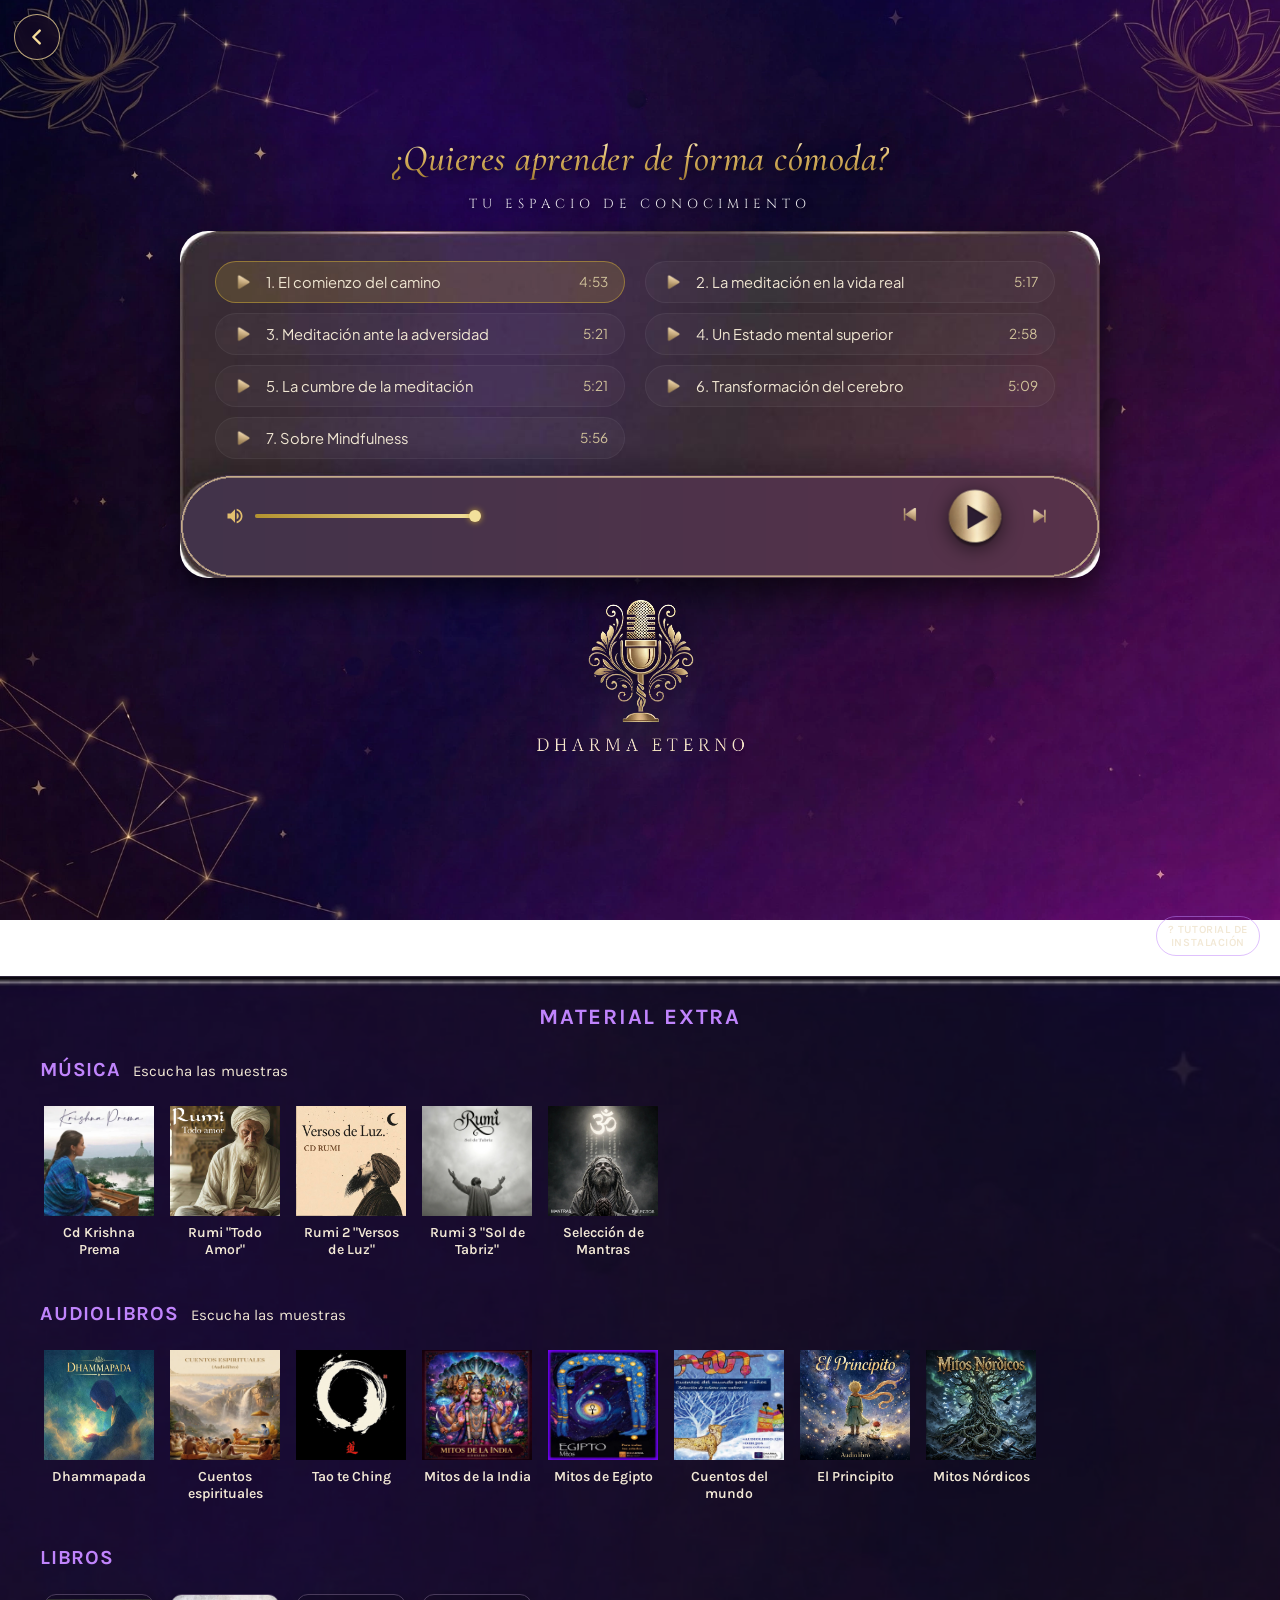
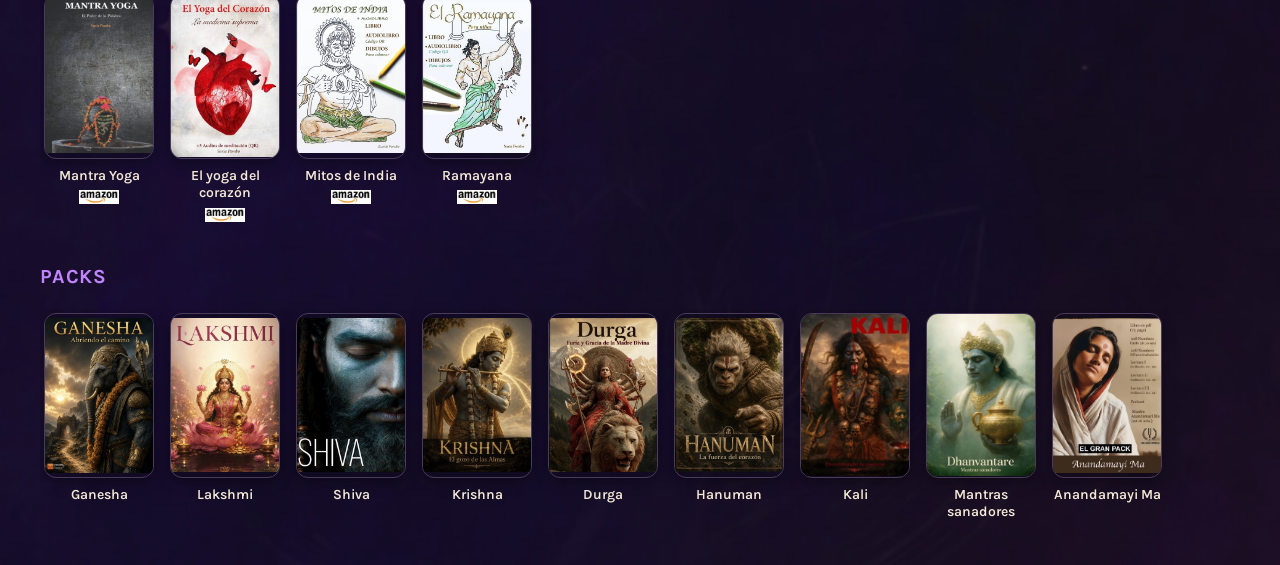
<file: podcast/index.html>
<!DOCTYPE html>
<html lang="es">
<head>
    <meta charset="UTF-8">
    <meta name="viewport" content="width=device-width, initial-scale=1.0">
    <title>Dharma Eterno - Reproductor</title>
    <!-- Fuentes: Cormorant Garamond, Cinzel, Plus Jakarta Sans -->
    <link href="https://fonts.googleapis.com/css2?family=Cormorant+Garamond:ital,wght@1,500;1,600&family=Cinzel:wght@400;500&family=Plus+Jakarta+Sans:wght@300;400;500;600&display=swap" rel="stylesheet">
    <style>
        * {
            box-sizing: border-box;
            margin: 0;
            padding: 0;
        }

        body {
            background: url("/assets/img/fondo.webp") no-repeat center center fixed;
            background-size: cover;
            font-family: 'Plus Jakarta Sans', sans-serif;
            color: #f3e9d2;
            min-height: 100vh;
            display: flex;
            flex-direction: column;
            justify-content: center;
            align-items: center;
            padding: 10px 20px;
        }

        .container {
            width: 100%;
            max-width: 920px;
            display: flex;
            flex-direction: column;
            align-items: center;
            /* Ocupa la primera pantalla y se centra en ella (la tienda va debajo) */
            min-height: calc(100vh - 20px);
            min-height: calc(100dvh - 20px);
            justify-content: center;
        }

        .title-text {
            font-family: 'Cormorant Garamond', serif;
            font-style: italic;
            font-size: 2.3rem;
            font-weight: 500;
            letter-spacing: 0.5px;
            text-align: center;
            white-space: nowrap;
            background: linear-gradient(180deg, #fff2c6 0%, #d8b25d 50%, #9e782f 100%);
            -webkit-background-clip: text;
            -webkit-text-fill-color: transparent;
            filter: drop-shadow(0 2px 6px rgba(0,0,0,0.7));
            margin-bottom: 14px;
        }

        .subtitle {
            font-family: 'Cinzel', serif;
            font-size: 0.82rem;
            font-weight: 400;
            letter-spacing: 5px;
            color: #ffffff;
            text-transform: uppercase;
            text-align: center;
            margin-bottom: 18px;
            text-shadow: 0 2px 8px rgba(0, 0, 0, 0.9);
            opacity: 0.9;
        }

        .player-wrapper {
            width: 100%;
            position: relative;
            background: url("/assets/player/cajetin.png") no-repeat center center;
            background-size: 100% 100%;
            padding: 30px 35px 25px 35px;
            border-radius: 28px;
            box-shadow: 0 15px 35px rgba(0,0,0,0.6);
            transition: box-shadow 0.4s ease;
        }

        .player-wrapper.playing {
            box-shadow: 0 0 25px rgba(226, 190, 110, 0.3), 0 15px 35px rgba(0,0,0,0.7);
        }

        .episodes-grid {
            display: grid;
            grid-template-columns: 1fr 1fr;
            gap: 10px 20px;
            margin-bottom: 20px;
            max-height: 240px;
            overflow-y: auto;
            padding-right: 10px;
        }

        .episodes-grid::-webkit-scrollbar {
            width: 5px;
        }
        .episodes-grid::-webkit-scrollbar-track {
            background: rgba(255, 255, 255, 0.05);
            border-radius: 10px;
        }
        .episodes-grid::-webkit-scrollbar-thumb {
            background: rgba(212, 175, 55, 0.5);
            border-radius: 10px;
        }

        /* Fila de Episodio */
        .episode-item {
            position: relative;
            display: flex;
            align-items: center;
            justify-content: space-between;
            padding: 9px 16px;
            border-radius: 30px;
            background: rgba(255, 255, 255, 0.03);
            border: 1px solid rgba(255, 255, 255, 0.05);
            transition: background 0.2s ease, border-color 0.2s ease;
            cursor: pointer;
            overflow: hidden;
            user-select: none;
            touch-action: pan-y;
        }

        .episode-progress-fill {
            position: absolute;
            top: 0;
            left: 0;
            height: 100%;
            width: 0%;
            background: linear-gradient(90deg, rgba(112, 48, 160, 0.65) 0%, rgba(155, 81, 224, 0.5) 100%);
            pointer-events: none;
            transition: width 0.1s linear;
            z-index: 1;
            border-radius: 30px 0 0 30px;
        }

        .episode-item:hover {
            background: rgba(212, 175, 55, 0.12);
            border-color: rgba(212, 175, 55, 0.3);
        }

        .episode-item.active {
            background: rgba(212, 175, 55, 0.18);
            border: 1px solid rgba(212, 175, 55, 0.5);
        }

        .episode-info, .episode-duration {
            position: relative;
            z-index: 2;
            pointer-events: none;
        }

        .episode-info {
            display: flex;
            align-items: center;
            gap: 12px;
            font-size: 0.92rem;
            color: #f0e6d2;
            overflow: hidden;
            white-space: nowrap;
            text-overflow: ellipsis;
        }

        .episode-duration {
            font-size: 0.85rem;
            color: #d1c29b;
            font-weight: 400;
            margin-left: 10px;
        }

        /* Icono pequeño con zona táctil interactiva */
        .icon-btn-small {
            width: 22px;
            height: 22px;
            object-fit: contain;
            flex-shrink: 0;
            pointer-events: auto; /* Permite clic/touch directo */
            cursor: pointer;
            padding: 2px;
            z-index: 3;
        }

        .controls-bar {
            display: flex;
            align-items: center;
            justify-content: space-between;
            gap: 20px;
            margin-top: 5px;
            padding: 0 10px;
        }

        .volume-container {
            width: 250px;
            display: flex;
            align-items: center;
            gap: 10px;
            user-select: none;
        }

        .volume-icon {
            width: 20px;
            height: 20px;
            fill: #e2be6e;
            cursor: pointer;
            flex-shrink: 0;
            transition: transform 0.2s;
        }

        .volume-icon:hover {
            transform: scale(1.1);
        }

        .volume-bar {
            width: 100%;
            height: 12px;
            display: flex;
            align-items: center;
            cursor: pointer;
            position: relative;
        }

        .volume-track {
            width: 100%;
            height: 4px;
            background: rgba(255, 255, 255, 0.2);
            border-radius: 2px;
            position: relative;
        }

        .volume-fill {
            height: 100%;
            background: linear-gradient(90deg, #b3922f, #f3e09b);
            width: 100%;
            position: relative;
            border-radius: 2px;
            pointer-events: none;
        }

        .volume-knob {
            width: 12px;
            height: 12px;
            background: #f3e09b;
            border-radius: 50%;
            position: absolute;
            right: -6px;
            top: 50%;
            transform: translateY(-50%);
            box-shadow: 0 0 6px rgba(212, 175, 55, 0.9);
        }

        .controls-buttons {
            display: flex;
            align-items: center;
            gap: 12px;
            margin-left: auto;
        }

        .btn-img-control {
            background: none;
            border: none;
            cursor: pointer;
            display: flex;
            align-items: center;
            justify-content: center;
            padding: 0;
            position: relative;
            transition: transform 0.2s ease;
        }

        .btn-img-control:hover {
            transform: scale(1.1);
        }

        .img-nav {
            height: 32px;
            width: auto;
        }

        .img-main-play {
            height: 74px;
            width: auto;
            position: relative;
            z-index: 2;
            filter: drop-shadow(0 4px 10px rgba(0,0,0,0.6));
        }

        .play-glow-effect {
            position: absolute;
            top: 50%;
            left: 50%;
            transform: translate(-50%, -50%);
            width: 76px;
            height: 76px;
            border-radius: 50%;
            background: radial-gradient(circle, rgba(255, 230, 150, 0.9) 0%, rgba(212, 175, 55, 0.5) 40%, rgba(0, 0, 0, 0) 75%);
            opacity: 0;
            z-index: 1;
            pointer-events: none;
        }

        .btn-img-control.trigger-flash .play-glow-effect {
            animation: flashPulseThreeTimes 1.2s ease-in-out 3 forwards;
        }

        @keyframes flashPulseThreeTimes {
            0% { transform: translate(-50%, -50%) scale(0.9); opacity: 0.2; }
            50% { transform: translate(-50%, -50%) scale(1.4); opacity: 1; }
            100% { transform: translate(-50%, -50%) scale(0.9); opacity: 0; }
        }

        .footer-branding {
            margin-top: 15px;
            display: flex;
            justify-content: center;
            align-items: center;
        }

        .micro-img {
            width: 230px;
            height: auto;
            filter: drop-shadow(0 6px 15px rgba(0,0,0,0.6));
        }

        @media (max-width: 768px) {
            .title-text { font-size: 1.35rem; margin-bottom: 10px; }
            .episodes-grid { grid-template-columns: 1fr; }
            .player-wrapper { background-size: cover; padding: 20px; }
            .volume-container { width: 130px; }
            .img-main-play { height: 58px; }
            .img-nav { height: 26px; }
            .micro-img { width: 170px; }
        }
    </style>
<link rel="stylesheet" href="/tienda/tienda.css">
</head>
<body>

    <audio id="mainAudio" src="/podcast/audio/1-el-comienzo-del-camino.mp3"></audio>

    <div class="container">
        <h1 class="title-text">¿Quieres aprender de forma cómoda?</h1>
        <div class="subtitle">TU ESPACIO DE CONOCIMIENTO</div>

        <div class="player-wrapper" id="playerWrapper">
            <div class="episodes-grid" id="episodesList">

                <div class="episode-item active" data-index="0">
                    <div class="episode-progress-fill" id="progress-0"></div>
                    <div class="episode-info">
                        <img src="/assets/player/playpeq.png" class="icon-btn-small" id="icon-ep-0" alt="play" onclick="onSmallIconClick(event, 0)">
                        <span>1. El comienzo del camino</span>
                    </div>
                    <span class="episode-duration">4:53</span>
                </div>

                <div class="episode-item" data-index="1">
                    <div class="episode-progress-fill" id="progress-1"></div>
                    <div class="episode-info">
                        <img src="/assets/player/playpeq.png" class="icon-btn-small" id="icon-ep-1" alt="play" onclick="onSmallIconClick(event, 1)">
                        <span>2. La meditación en la vida real</span>
                    </div>
                    <span class="episode-duration">5:17</span>
                </div>

                <div class="episode-item" data-index="2">
                    <div class="episode-progress-fill" id="progress-2"></div>
                    <div class="episode-info">
                        <img src="/assets/player/playpeq.png" class="icon-btn-small" id="icon-ep-2" alt="play" onclick="onSmallIconClick(event, 2)">
                        <span>3. Meditación ante la adversidad</span>
                    </div>
                    <span class="episode-duration">5:21</span>
                </div>

                <div class="episode-item" data-index="3">
                    <div class="episode-progress-fill" id="progress-3"></div>
                    <div class="episode-info">
                        <img src="/assets/player/playpeq.png" class="icon-btn-small" id="icon-ep-3" alt="play" onclick="onSmallIconClick(event, 3)">
                        <span>4. Un Estado mental superior</span>
                    </div>
                    <span class="episode-duration">2:58</span>
                </div>

                <div class="episode-item" data-index="4">
                    <div class="episode-progress-fill" id="progress-4"></div>
                    <div class="episode-info">
                        <img src="/assets/player/playpeq.png" class="icon-btn-small" id="icon-ep-4" alt="play" onclick="onSmallIconClick(event, 4)">
                        <span>5. La cumbre de la meditación</span>
                    </div>
                    <span class="episode-duration">5:21</span>
                </div>

                <div class="episode-item" data-index="5">
                    <div class="episode-progress-fill" id="progress-5"></div>
                    <div class="episode-info">
                        <img src="/assets/player/playpeq.png" class="icon-btn-small" id="icon-ep-5" alt="play" onclick="onSmallIconClick(event, 5)">
                        <span>6. Transformación del cerebro</span>
                    </div>
                    <span class="episode-duration">5:09</span>
                </div>

                <div class="episode-item" data-index="6">
                    <div class="episode-progress-fill" id="progress-6"></div>
                    <div class="episode-info">
                        <img src="/assets/player/playpeq.png" class="icon-btn-small" id="icon-ep-6" alt="play" onclick="onSmallIconClick(event, 6)">
                        <span>7. Sobre Mindfulness</span>
                    </div>
                    <span class="episode-duration">5:56</span>
                </div>

            </div>

            <!-- Controles -->
            <div class="controls-bar">
                <div class="volume-container">
                    <svg class="volume-icon" id="volIcon" viewBox="0 0 24 24" onclick="toggleMute()">
                        <path id="volIconPath" d="M3 9v6h4l5 5V4L7 9H3zm13.5 3c0-1.77-1.02-3.29-2.5-4.03v8.05c1.48-.73 2.5-2.25 2.5-4.02zM14 3.23v2.06c2.89.86 5 3.54 5 6.71s-2.11 5.85-5 6.71v2.06c4.01-.91 7-4.49 7-8.77s-2.99-7.86-7-8.77z"/>
                    </svg>
                    <div class="volume-bar" id="volumeBar">
                        <div class="volume-track">
                            <div class="volume-fill" id="volumeFill">
                                <div class="volume-knob"></div>
                            </div>
                        </div>
                    </div>
                </div>

                <div class="controls-buttons">
                    <button class="btn-img-control" onclick="prevTrack()">
                        <img src="/assets/player/atras.png" alt="Atrás" class="img-nav">
                    </button>
                    
                    <button class="btn-img-control" id="playBtnBtn" onclick="togglePlay()">
                        <div class="play-glow-effect"></div>
                        <img src="/assets/player/play.png" id="mainPlayImg" alt="Play" class="img-main-play">
                    </button>

                    <button class="btn-img-control" onclick="nextTrack()">
                        <img src="/assets/player/delante.png" alt="Siguiente" class="img-nav">
                    </button>
                </div>
            </div>
        </div>

        <div class="footer-branding">
            <img src="/assets/player/micro.png" alt="Dharma Eterno" class="micro-img">
        </div>
    </div>

    <script>
        const tracks = [
            "/podcast/audio/1-el-comienzo-del-camino.mp3",
            "/podcast/audio/2-la-meditacion-en-la-vida-real.mp3",
            "/podcast/audio/3-meditacion-ante-la-adversidad.mp3",
            "/podcast/audio/4-un-estado-mental-superior.mp3",
            "/podcast/audio/5-la-cumbre-de-la-meditacion-vida-del-buda.mp3",
            "/podcast/audio/6-transformacion-del-cerebro.mp3",
            "/podcast/audio/7-sobre-mindfulness.mp3"
        ];

        const imgPlayBig = "/assets/player/play.png";
        const imgPauseBig = "/assets/player/pause.png";
        const imgPlaySmall = "/assets/player/playpeq.png";
        const imgPauseSmall = "/assets/player/pausepeq.png";

        let currentTrackIndex = 0;
        let lastVolume = 1;
        let isDraggingVolume = false;
        let isSeekingAudio = false;

        const audio = document.getElementById('mainAudio');
        const mainPlayImg = document.getElementById('mainPlayImg');
        const playBtnBtn = document.getElementById('playBtnBtn');
        const playerWrapper = document.getElementById('playerWrapper');
        const volumeFill = document.getElementById('volumeFill');
        const volumeBar = document.getElementById('volumeBar');
        const volIconPath = document.getElementById('volIconPath');

        function togglePlay() {
            if (audio.paused) {
                audio.play();
            } else {
                audio.pause();
            }
        }

        function playEpisode(index) {
            if (currentTrackIndex !== index) {
                currentTrackIndex = index;
                audio.src = tracks[currentTrackIndex];
                updateActiveUI();
            }
            audio.play();
        }

        function onSmallIconClick(event, index) {
            event.stopPropagation(); // Evita que afecte a la barra de avance

            if (index === currentTrackIndex) {
                togglePlay();
            } else {
                playEpisode(index);
            }
        }

        function prevTrack() {
            currentTrackIndex = (currentTrackIndex - 1 + tracks.length) % tracks.length;
            audio.src = tracks[currentTrackIndex];
            audio.play();
            updateActiveUI();
        }

        function nextTrack() {
            currentTrackIndex = (currentTrackIndex + 1) % tracks.length;
            audio.src = tracks[currentTrackIndex];
            audio.play();
            updateActiveUI();
        }

        function updateUIState(isPlaying) {
            mainPlayImg.src = isPlaying ? imgPauseBig : imgPlayBig;

            if (isPlaying) {
                playerWrapper.classList.add('playing');
                playBtnBtn.classList.remove('trigger-flash');
                void playBtnBtn.offsetWidth;
                playBtnBtn.classList.add('trigger-flash');
            } else {
                playerWrapper.classList.remove('playing');
                playBtnBtn.classList.remove('trigger-flash');
            }

            for (let i = 0; i < tracks.length; i++) {
                const icon = document.getElementById(`icon-ep-${i}`);
                if (icon) {
                    icon.src = (i === currentTrackIndex && isPlaying) ? imgPauseSmall : imgPlaySmall;
                }
            }
        }

        function updateActiveUI() {
            const items = document.querySelectorAll('.episode-item');
            items.forEach((item, idx) => {
                const progressFill = document.getElementById(`progress-${idx}`);
                if (idx === currentTrackIndex) {
                    item.classList.add('active');
                } else {
                    item.classList.remove('active');
                    if(progressFill) progressFill.style.width = '0%';
                }
            });
        }

        audio.ontimeupdate = function() {
            if (audio.duration && !isSeekingAudio) {
                const percentage = (audio.currentTime / audio.duration) * 100;
                const activeProgress = document.getElementById(`progress-${currentTrackIndex}`);
                if (activeProgress) {
                    activeProgress.style.width = percentage + '%';
                }
            }
        };

        /* AVANCE / SEEEKING EN LA BARRA DEL EPISODIO */
        function seekAudioFromEvent(e, itemElement) {
            const index = parseInt(itemElement.getAttribute('data-index'));
            
            if (index !== currentTrackIndex) {
                playEpisode(index);
            } else if (audio.paused) {
                audio.play();
            }

            const rect = itemElement.getBoundingClientRect();
            const clientX = e.touches ? e.touches[0].clientX : e.clientX;
            const offsetX = clientX - rect.left;
            const percentage = Math.max(0, Math.min(1, offsetX / rect.width));

            if (audio.duration) {
                audio.currentTime = percentage * audio.duration;
                const activeProgress = document.getElementById(`progress-${index}`);
                if (activeProgress) {
                    activeProgress.style.width = (percentage * 100) + '%';
                }
            }
        }

        const episodeItems = document.querySelectorAll('.episode-item');

        episodeItems.forEach(item => {
            // Eventos Ratón
            item.addEventListener('mousedown', (e) => {
                if (e.target.classList.contains('icon-btn-small')) return;
                isSeekingAudio = true;
                seekAudioFromEvent(e, item);
            });

            // Eventos Táctiles (Móviles / Tablets)
            item.addEventListener('touchstart', (e) => {
                if (e.target.classList.contains('icon-btn-small')) return;
                isSeekingAudio = true;
                seekAudioFromEvent(e, item);
            }, { passive: true });
        });

        window.addEventListener('mousemove', (e) => {
            if (isSeekingAudio) {
                const activeItem = document.querySelector('.episode-item.active');
                if (activeItem) seekAudioFromEvent(e, activeItem);
            }
        });

        window.addEventListener('touchmove', (e) => {
            if (isSeekingAudio) {
                const activeItem = document.querySelector('.episode-item.active');
                if (activeItem) seekAudioFromEvent(e, activeItem);
            }
        }, { passive: true });

        window.addEventListener('mouseup', () => { isSeekingAudio = false; });
        window.addEventListener('touchend', () => { isSeekingAudio = false; });

        /* Slider de Volumen */
        function updateVolumeFromEvent(e) {
            const rect = volumeBar.getBoundingClientRect();
            const clientX = e.touches ? e.touches[0].clientX : e.clientX;
            const offsetX = clientX - rect.left;
            const newVol = Math.max(0, Math.min(1, offsetX / rect.width));
            
            audio.volume = newVol;
            volumeFill.style.width = (newVol * 100) + '%';
            updateVolumeIcon(newVol);
        }

        volumeBar.addEventListener('mousedown', (e) => {
            isDraggingVolume = true;
            updateVolumeFromEvent(e);
        });

        window.addEventListener('mousemove', (e) => {
            if (isDraggingVolume) updateVolumeFromEvent(e);
        });

        window.addEventListener('mouseup', () => { isDraggingVolume = false; });

        volumeBar.addEventListener('touchstart', (e) => {
            isDraggingVolume = true;
            updateVolumeFromEvent(e);
        }, { passive: true });

        window.addEventListener('touchmove', (e) => {
            if (isDraggingVolume) updateVolumeFromEvent(e);
        }, { passive: true });

        window.addEventListener('touchend', () => { isDraggingVolume = false; });

        function toggleMute() {
            if (audio.volume > 0) {
                lastVolume = audio.volume;
                audio.volume = 0;
                volumeFill.style.width = '0%';
                updateVolumeIcon(0);
            } else {
                audio.volume = lastVolume || 1;
                volumeFill.style.width = (audio.volume * 100) + '%';
                updateVolumeIcon(audio.volume);
            }
        }

        function updateVolumeIcon(vol) {
            if (vol === 0) {
                volIconPath.setAttribute('d', 'M16.5 12c0-1.77-1.02-3.29-2.5-4.03v2.21l2.45 2.45c.03-.2.05-.41.05-.63zm2.5 0c0 .94-.2 1.82-.54 2.64l1.51 1.51C20.63 14.91 21 13.5 21 12c0-4.28-2.99-7.86-7-8.77v2.06c2.89.86 5 3.54 5 6.71zM4.27 3L3 4.27 7.73 9H3v6h4l5 5v-6.73l4.25 4.25c-.67.52-1.42.93-2.25 1.18v2.06c1.38-.31 2.63-.95 3.69-1.81L19.73 21 21 19.73 4.27 3zM12 4L9.91 6.09 12 8.18V4z');
            } else {
                volIconPath.setAttribute('d', 'M3 9v6h4l5 5V4L7 9H3zm13.5 3c0-1.77-1.02-3.29-2.5-4.03v8.05c1.48-.73 2.5-2.25 2.5-4.02zM14 3.23v2.06c2.89.86 5 3.54 5 6.71s-2.11 5.85-5 6.71v2.06c4.01-.91 7-4.49 7-8.77s-2.99-7.86-7-8.77z');
            }
        }

        audio.addEventListener('play', () => updateUIState(true));
        audio.addEventListener('pause', () => updateUIState(false));

        audio.addEventListener('ended', () => {
            nextTrack();
        });
    </script>

<!-- Botón volver (añadido al unir la app) -->
<style>
.de-back{position:fixed;top:calc(env(safe-area-inset-top,0px) + 14px);left:14px;z-index:100000;width:46px;height:46px;border-radius:50%;
display:flex;align-items:center;justify-content:center;text-decoration:none;color:#f6dc9a;background:rgba(18,8,32,.62);
border:1.5px solid rgba(246,220,154,.75);box-shadow:0 4px 16px rgba(0,0,0,.45);-webkit-backdrop-filter:blur(6px);backdrop-filter:blur(6px);
-webkit-tap-highlight-color:transparent;transition:transform .2s,background .2s}
.de-back:active{transform:scale(.92);background:rgba(18,8,32,.85)}
.de-back svg{width:22px;height:22px;fill:none;stroke:currentColor;stroke-width:2.6;stroke-linecap:round;stroke-linejoin:round}
</style>
<a class="de-back" href="/" aria-label="Volver"><svg viewBox="0 0 24 24"><path d="M15 5l-7 7 7 7"/></svg></a>

<!-- Tienda "Material Extra" + Tutorial de instalación (común a toda la app) -->
<div id="de-tienda"></div>
<script src="/tienda/tienda.js" defer></script>
</body>
</html>
</file>
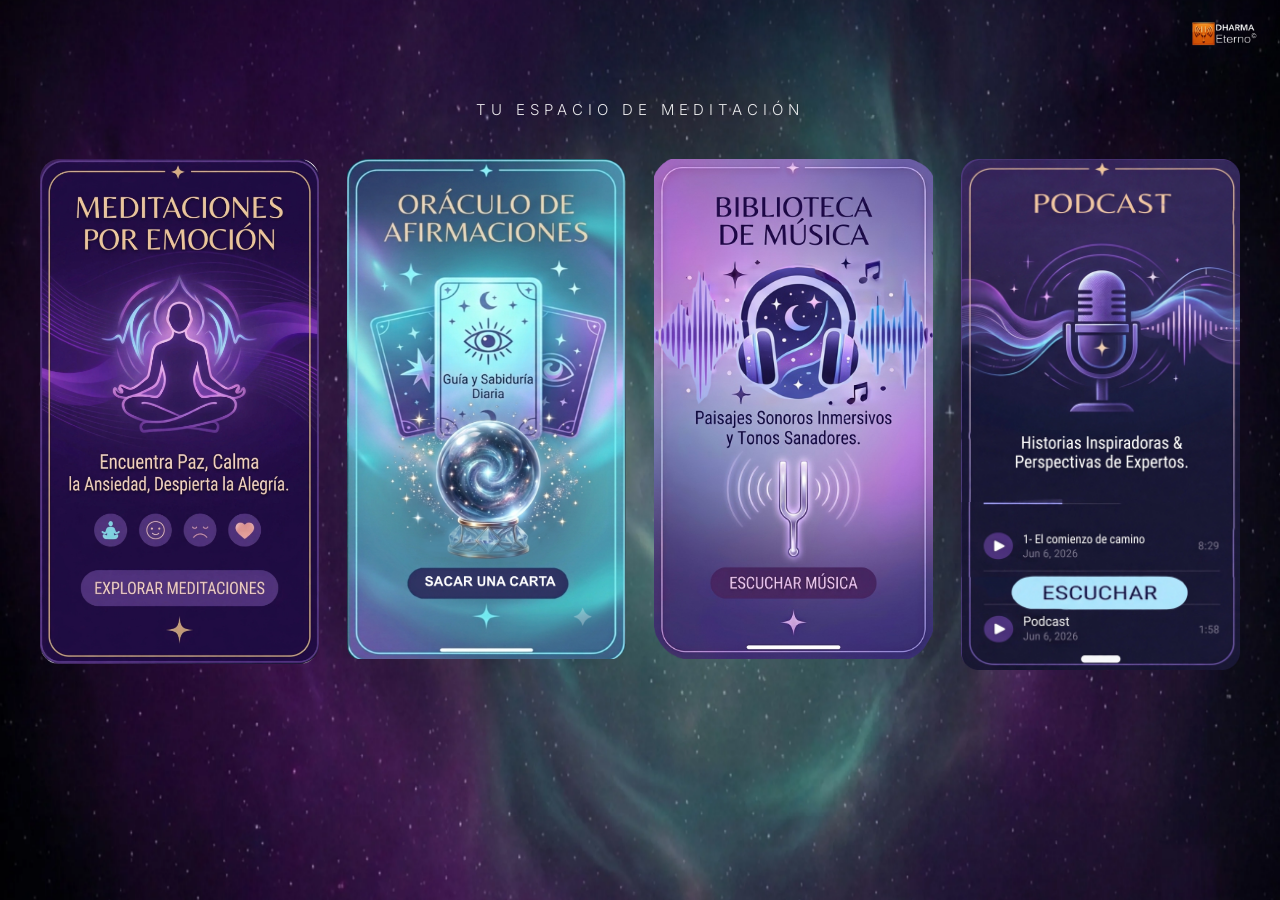
<file: tanda-01/index.html>
<!DOCTYPE html>
<html lang="es">
<head>
    <meta charset="UTF-8">
    <meta name="viewport" content="width=device-width, initial-scale=1.0, viewport-fit=cover">
    <title>Dharma Eterno · Tu espacio de meditación</title>
    <meta name="theme-color" content="#0b0614">
    <meta name="apple-mobile-web-app-capable" content="yes">
    <meta name="mobile-web-app-capable" content="yes">
    <meta name="apple-mobile-web-app-status-bar-style" content="black-translucent">
    <meta name="apple-mobile-web-app-title" content="Dharma Eterno">
    <link rel="manifest" href="/manifest.webmanifest">
    <link rel="icon" href="/assets/img/icon-192.png">
    <link rel="apple-touch-icon" href="/assets/img/icon-192.png">
    <link rel="preconnect" href="https://fonts.googleapis.com">
    <link rel="preconnect" href="https://fonts.gstatic.com" crossorigin>
    <link href="https://fonts.googleapis.com/css2?family=Inter:wght@200;300;400&display=swap" rel="stylesheet">
    
    <style>
        body, html {
            margin: 0 !important;
            padding: 0 !important;
            width: 100% !important;
            height: 100% !important;
            font-family: 'Inter', sans-serif;
            background-color: #000;
            overflow: hidden !important;
            overscroll-behavior: none;
            position: fixed;
        }

        /* FONDO PRINCIPAL */
        .background-app {
            position: fixed; 
            top: 0;
            left: 0;
            width: 100%;
            height: 100%;
            background: url('/assets/home/fondo-home.webp') no-repeat center center; 
            background-size: cover;
            z-index: 1;
        }

        /* INTERFAZ PRINCIPAL */
        .scroll-container {
            position: fixed;
            top: 0;
            left: 0;
            z-index: 5;
            width: 100%;
            height: 100%;
            overflow-y: auto; 
            -webkit-overflow-scrolling: touch; 
            overscroll-behavior: contain;
            display: flex;
            flex-direction: column;
            align-items: center;
            box-sizing: border-box;
            padding: 100px 20px 40px 20px; 
        }

        .logo-container {
            position: fixed; 
            top: 20px;
            right: 20px;
            z-index: 10;
        }

        .logo {
            width: 70px;
            height: auto;
            display: block;
        }

        .app-title {
            font-size: 15px; 
            font-weight: 300; 
            color: #ffffff;
            margin-bottom: 40px; 
            text-align: center;
            letter-spacing: 5px; 
            text-transform: uppercase; 
            opacity: 0.9;
        }

        .grid-container {
            display: flex;
            flex-wrap: wrap; 
            justify-content: center;
            align-items: flex-start;
            gap: 28px; 
            width: 100%;
            max-width: 1200px;
            box-sizing: border-box;
        }

        /* Estilo base de las cartas */
        .grid-item {
            box-sizing: border-box;
            display: flex;
            justify-content: center;
            align-items: center;
            width: calc(25% - 21px); 
            position: relative;
            border-radius: 12px;
            overflow: hidden; 
            cursor: pointer;
            
            /* Entrada inicial en abanico suave */
            opacity: 0;
            transform: translateY(30px);
            animation: entradaSuave 1.2s cubic-bezier(0.25, 1, 0.5, 1) forwards;
            
            /* Crecimiento pausado y súper fluido */
            transition: transform 0.9s cubic-bezier(0.2, 0.8, 0.2, 1), opacity 0.9s ease;
            -webkit-tap-highlight-color: transparent;
        }

        .grid-item img {
            width: 100%;
            height: auto;
            display: block;
            pointer-events: none; 
        }

        /* CRECIMIENTO LENTO AL PULSAR */
        .grid-item.carta-pulsada {
            transform: scale(1.05) !important;
            z-index: 6; /* Se mantiene ligeramente por encima mientras ocurre el fundido */
        }

        /* Las no seleccionadas se atenúan con calma */
        .grid-container.seleccion-activa .grid-item:not(.carta-pulsada) {
            opacity: 0.3;
        }

        /* ONDAS DE LUZ CONCÉNTRICAS */
        .onda-luz {
            position: absolute;
            border: 2px solid rgba(255, 255, 255, 0.8);
            border-radius: 50%;
            transform: scale(0);
            pointer-events: none;
            opacity: 1;
            box-shadow: 0 0 25px rgba(255, 255, 255, 0.6), inset 0 0 20px rgba(255, 255, 255, 0.3);
            animation: expandirOnda 1.2s cubic-bezier(0.25, 1, 0.5, 1) forwards;
        }

        @keyframes expandirOnda {
            to {
                transform: scale(5.5);
                opacity: 0;
                box-shadow: 0 0 40px rgba(255, 255, 255, 0.2), inset 0 0 40px rgba(255, 255, 255, 0.05);
            }
        }

        /* Retrasos escalonados para cada onda */
        .onda-luz.onda-1 { animation-delay: 0s; }
        .onda-luz.onda-2 { animation-delay: 0.15s; }
        .onda-luz.onda-3 { animation-delay: 0.3s; }

        /* Retrasos de entrada inicial relajados */
        .grid-item:nth-child(1) { animation-delay: 0.15s; }
        .grid-item:nth-child(2) { animation-delay: 0.3s; }
        .grid-item:nth-child(3) { animation-delay: 0.45s; }
        .grid-item:nth-child(4) { animation-delay: 0.6s; }

        @keyframes entradaSuave {
            to { opacity: 1; transform: translateY(0); }
        }

        /* PANTALLAS SECUNDARIAS: FUNDIDO ENCADENADO LENTO */
        .sub-screen {
            position: fixed;
            top: 0;
            left: 0;
            width: 100%;
            height: 100%;
            z-index: 20; /* Aparecen por encima del Home sin quitarlo */
            display: flex;
            flex-direction: column;
            justify-content: center;
            align-items: center;
            color: white;
            
            /* Transición extremadamente lenta y poética */
            opacity: 0;
            pointer-events: none;
            transition: opacity 1s cubic-bezier(0.3, 0.05, 0.2, 1);
        }

        /* Cuando se activa, se funde pacíficamente sobre lo que ya hay */
        .sub-screen.activa {
            opacity: 1;
            pointer-events: auto;
        }

        #pantalla-1 { background-color: #1b2e24; } 
        #pantalla-2 { background-color: #1a2332; } 
        #pantalla-3 { background-color: #251b35; } 
        #pantalla-4 { background-color: #2d1e18; } 

        .sub-screen h1 {
            font-weight: 200;
            font-size: 28px;
            letter-spacing: 3px;
            margin-bottom: 30px;
        }

        .btn-volver {
            background: transparent;
            border: 1px solid rgba(255, 255, 255, 0.4);
            color: white;
            padding: 12px 30px;
            font-size: 12px;
            font-weight: 300;
            letter-spacing: 2px;
            text-transform: uppercase;
            cursor: pointer;
            border-radius: 30px;
            transition: background 0.5s, transform 0.3s;
        }

        .btn-volver:active {
            background: rgba(255, 255, 255, 0.1);
            transform: scale(0.97);
        }

        /* RESPONSIVE */
        @media (max-width: 768px) and (orientation: portrait) {
            .scroll-container { padding-top: 130px; }
            .grid-container { max-width: 550px; }
            .grid-item { width: calc(50% - 14px); }
            .app-title { font-size: 13px; margin-bottom: 30px; }
        }

        @media (max-height: 500px) and (orientation: landscape) {
            .scroll-container { padding-top: 80px; }
            .grid-container { max-width: 95%; }
            .grid-item { width: calc(25% - 21px); }
        }
    </style>
</head>
<body>

    <div class="background-app"></div>

    <div class="logo-container">
        <img src="/assets/img/logo-home.png" alt="Logo" class="logo">
    </div>

    <!-- Interfaz Principal (Permanece visible detrás durante el fundido) -->
    <div class="scroll-container" id="home-screen">
        <div class="app-title">Tu espacio de meditación</div>
        <div class="grid-container" id="cartas-contenedor">
            <div class="grid-item" onclick="abrirSeccion(2, this, event, '/meditaciones/')">
                <img src="/assets/home/carta-meditaciones.png" alt="Meditaciones por emoción">
            </div>
            <div class="grid-item" onclick="abrirSeccion(1, this, event, '/oraculo/')">
                <img src="/assets/home/carta-oraculo.png" alt="Oráculo de afirmaciones">
            </div>
            <div class="grid-item" onclick="abrirSeccion(3, this, event, '/musica/')">
                <img src="/assets/home/carta-musica.png" alt="Biblioteca de música">
            </div>
            <div class="grid-item" onclick="abrirSeccion(4, this, event, '/podcast/')">
                <img src="/assets/home/carta-podcast.png" alt="Podcast">
            </div>
        </div>
    </div>

    <!-- Fundidos de transición: al terminar se abre la sección real -->
    <div class="sub-screen" id="pantalla-1"></div>
    <div class="sub-screen" id="pantalla-2"></div>
    <div class="sub-screen" id="pantalla-3"></div>
    <div class="sub-screen" id="pantalla-4"></div>


    <script>
        var navegando = false;
        function abrirSeccion(numeroPantalla, elemento, event, destino) {
            if (navegando) return;
            navegando = true;
            // 1. La carta elegida crece lenta y armoniosamente
            document.getElementById('cartas-contenedor').classList.add('seleccion-activa');
            elemento.classList.add('carta-pulsada');

            // 2. GENERAR ONDAS DE LUZ CONCÉNTRICAS desde el punto del clic
            const numOndas = 3; // Cantidad de ondas
            
            for (let i = 0; i < numOndas; i++) {
                const onda = document.createElement('div');
                onda.classList.add('onda-luz', `onda-${i + 1}`);
                
                const tamano = 30; // Tamaño inicial pequeño
                onda.style.width = onda.style.height = `${tamano}px`;
                
                const rect = elemento.getBoundingClientRect();
                const clickX = event.clientX - rect.left;
                const clickY = event.clientY - rect.top;
                
                // Centrar la onda en el punto del clic
                onda.style.left = `${clickX - (tamano / 2)}px`;
                onda.style.top = `${clickY - (tamano / 2)}px`;
                
                elemento.appendChild(onda);
            }

            // 3. TRANSICIÓN ESPIRITUAL: La nueva pantalla aparece disolviéndose suavemente ENCIMA de las cartas.
            setTimeout(() => {
                document.getElementById(`pantalla-${numeroPantalla}`).classList.add('activa');
            }, 150); 

            // 4. Abrir la sección cuando el fundido ya casi ha terminado
            setTimeout(() => { window.location.href = destino; }, 1100);
        }

        function volverAlHome(numeroPantalla) {
            navegando = false;
            // El color secundario se desvanece suavemente revelando de nuevo las cartas que estaban debajo
            document.getElementById(`pantalla-${numeroPantalla}`).classList.remove('activa');
            document.getElementById('cartas-contenedor').classList.remove('seleccion-activa');
            
            const cartas = document.querySelectorAll('.grid-item');
            cartas.forEach((carta, indice) => {
                carta.classList.remove('carta-pulsada');
                
                // Limpiar ondas antiguas
                const ondasAntiguos = carta.querySelectorAll('.onda-luz');
                ondasAntiguos.forEach(o => o.remove());
                
                // Reiniciar animación armónica de abanico al volver
                carta.style.animation = 'none';
                carta.offsetHeight; 
                carta.style.animation = `entradaSuave 1.2s cubic-bezier(0.25, 1, 0.5, 1) forwards`;
                carta.style.animationDelay = `${(indice + 1) * 0.15}s`;
            });
        }
    
        // Si el usuario vuelve con el gesto "atrás" del móvil, se restablece la portada
        window.addEventListener('pageshow', function (e) {
            if (e.persisted || navegando) {
                document.querySelectorAll('.sub-screen').forEach(s => s.classList.remove('activa'));
                volverAlHome(0);
            }
        });
    </script>

</body>
</html>
</file>
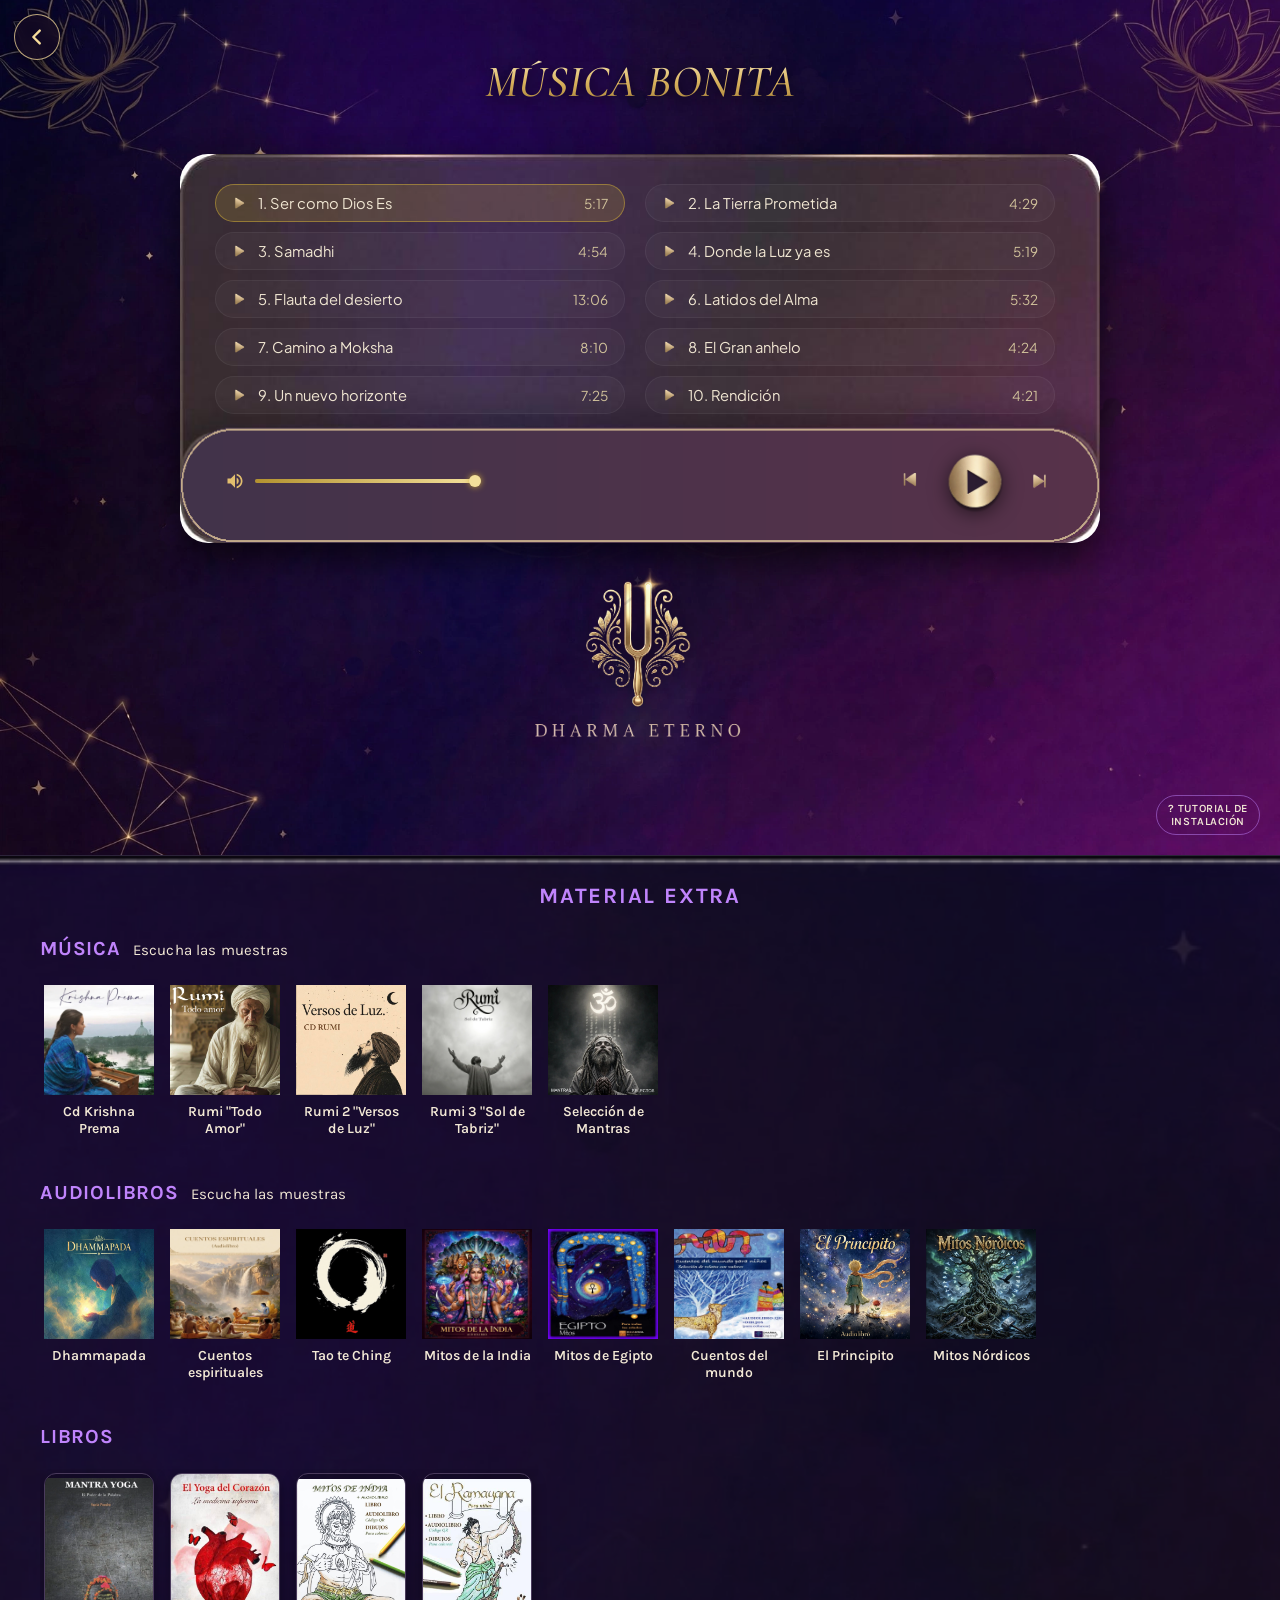
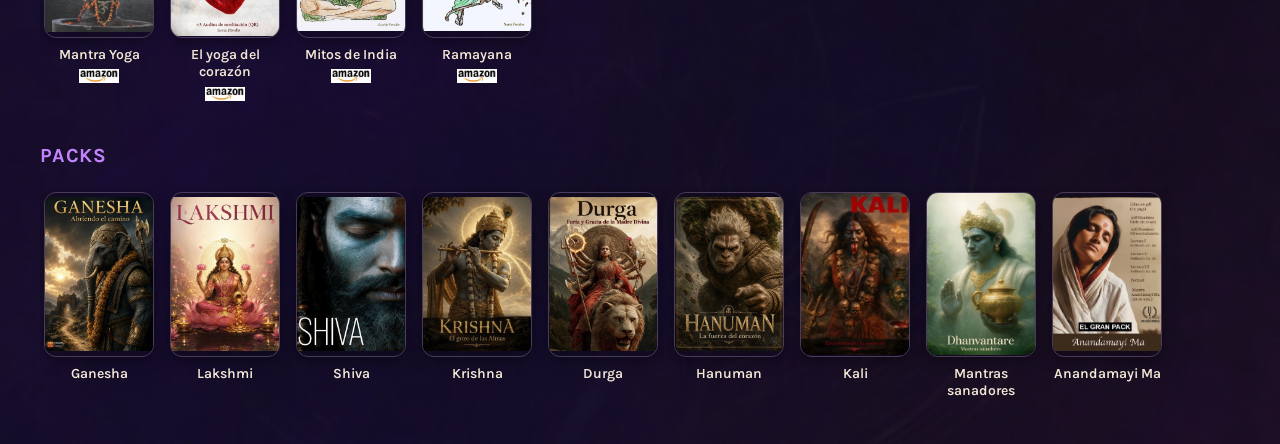
<file: musica/bonita/index.html>
<!DOCTYPE html>
<html lang="es">
<head>
    <meta charset="UTF-8">
    <meta name="viewport" content="width=device-width, initial-scale=1.0">
    <title>Música Bonita - Reproductor</title>
    <!-- Fuentes: Cormorant Garamond, Cinzel, Plus Jakarta Sans -->
    <link href="https://fonts.googleapis.com/css2?family=Cormorant+Garamond:ital,wght@1,500;1,600&family=Cinzel:wght@400;500&family=Plus+Jakarta+Sans:wght@300;400;500;600&display=swap" rel="stylesheet">
    <style>
        * {
            box-sizing: border-box;
            margin: 0;
            padding: 0;
        }

        body {
            background: url("/assets/img/fondo.webp") no-repeat center center fixed;
            background-size: cover;
            font-family: 'Plus Jakarta Sans', sans-serif;
            color: #f3e9d2;
            min-height: 100vh;
            display: flex;
            flex-direction: column;
            justify-content: flex-start;
            align-items: center;
            padding: 30px 20px;
        }

        .container {
            width: 100%;
            max-width: 920px;
            display: flex;
            flex-direction: column;
            align-items: center;
        }

        .title-text {
            font-family: 'Cormorant Garamond', serif;
            font-style: italic;
            font-size: 2.8rem; /* Título un poco más grande */
            font-weight: 500;
            letter-spacing: 0.5px;
            text-align: center;
            white-space: nowrap;
            background: linear-gradient(180deg, #fff2c6 0%, #d8b25d 50%, #9e782f 100%);
            -webkit-background-clip: text;
            -webkit-text-fill-color: transparent;
            filter: drop-shadow(0 2px 6px rgba(0,0,0,0.7));
            margin-top: 25px; /* Centrado óptimo en el espacio superior */
            margin-bottom: 45px; /* Distancia equilibrada respecto al rectángulo */
        }

        .subtitle {
            font-family: 'Cinzel', serif;
            font-size: 0.82rem;
            font-weight: 400;
            letter-spacing: 5px;
            color: #ffffff;
            text-transform: uppercase;
            text-align: center;
            margin-bottom: 18px;
            text-shadow: 0 2px 8px rgba(0, 0, 0, 0.9);
            opacity: 0.9;
        }

        .player-wrapper {
            width: 100%;
            position: relative;
            background: url("/assets/player/cajetin.png") no-repeat center center;
            background-size: 100% 100%;
            padding: 30px 35px 25px 35px;
            border-radius: 28px;
            box-shadow: 0 15px 35px rgba(0,0,0,0.6);
            transition: box-shadow 0.4s ease;
        }

        .player-wrapper.playing {
            box-shadow: 0 0 25px rgba(226, 190, 110, 0.3), 0 15px 35px rgba(0,0,0,0.7);
        }

        .episodes-grid {
            display: grid;
            grid-template-columns: 1fr 1fr;
            gap: 10px 20px;
            margin-bottom: 20px;
            max-height: 240px;
            overflow-y: auto;
            padding-right: 10px;
        }

        .episodes-grid::-webkit-scrollbar {
            width: 5px;
        }
        .episodes-grid::-webkit-scrollbar-track {
            background: rgba(255, 255, 255, 0.05);
            border-radius: 10px;
        }
        .episodes-grid::-webkit-scrollbar-thumb {
            background: rgba(212, 175, 55, 0.5);
            border-radius: 10px;
        }

        /* Fila de Episodio */
        .episode-item {
            position: relative;
            display: flex;
            align-items: center;
            justify-content: space-between;
            padding: 9px 16px;
            border-radius: 30px;
            background: rgba(255, 255, 255, 0.03);
            border: 1px solid rgba(255, 255, 255, 0.05);
            transition: background 0.2s ease, border-color 0.2s ease;
            cursor: pointer;
            overflow: hidden;
            user-select: none;
            touch-action: pan-y;
        }

        .episode-progress-fill {
            position: absolute;
            top: 0;
            left: 0;
            height: 100%;
            width: 0%;
            background: linear-gradient(90deg, rgba(112, 48, 160, 0.65) 0%, rgba(155, 81, 224, 0.5) 100%);
            pointer-events: none;
            transition: width 0.1s linear;
            z-index: 1;
            border-radius: 30px 0 0 30px;
        }

        .episode-item:hover {
            background: rgba(212, 175, 55, 0.12);
            border-color: rgba(212, 175, 55, 0.3);
        }

        .episode-item.active {
            background: rgba(212, 175, 55, 0.18);
            border: 1px solid rgba(212, 175, 55, 0.5);
        }

        .episode-info, .episode-duration {
            position: relative;
            z-index: 2;
            pointer-events: none;
        }

        .episode-info {
            display: flex;
            align-items: center;
            gap: 12px;
            font-size: 0.92rem;
            color: #f0e6d2;
            overflow: hidden;
            white-space: nowrap;
            text-overflow: ellipsis;
        }

        .episode-duration {
            font-size: 0.85rem;
            color: #d1c29b;
            font-weight: 400;
            margin-left: 10px;
        }

        .icon-btn-small {
            width: 14px;
            height: 14px;
            object-fit: contain;
            flex-shrink: 0;
        }

        .controls-bar {
            display: flex;
            align-items: center;
            justify-content: space-between;
            gap: 20px;
            margin-top: 5px;
            padding: 0 10px;
        }

        .volume-container {
            width: 250px;
            display: flex;
            align-items: center;
            gap: 10px;
            user-select: none;
        }

        .volume-icon {
            width: 20px;
            height: 20px;
            fill: #e2be6e;
            cursor: pointer;
            flex-shrink: 0;
            transition: transform 0.2s;
        }

        .volume-icon:hover {
            transform: scale(1.1);
        }

        .volume-bar {
            width: 100%;
            height: 12px;
            display: flex;
            align-items: center;
            cursor: pointer;
            position: relative;
        }

        .volume-track {
            width: 100%;
            height: 4px;
            background: rgba(255, 255, 255, 0.2);
            border-radius: 2px;
            position: relative;
        }

        .volume-fill {
            height: 100%;
            background: linear-gradient(90deg, #b3922f, #f3e09b);
            width: 100%;
            position: relative;
            border-radius: 2px;
            pointer-events: none;
        }

        .volume-knob {
            width: 12px;
            height: 12px;
            background: #f3e09b;
            border-radius: 50%;
            position: absolute;
            right: -6px;
            top: 50%;
            transform: translateY(-50%);
            box-shadow: 0 0 6px rgba(212, 175, 55, 0.9);
        }

        .controls-buttons {
            display: flex;
            align-items: center;
            gap: 12px;
            margin-left: auto;
        }

        .btn-img-control {
            background: none;
            border: none;
            cursor: pointer;
            display: flex;
            align-items: center;
            justify-content: center;
            padding: 0;
            position: relative;
            transition: transform 0.2s ease;
        }

        .btn-img-control:hover {
            transform: scale(1.1);
        }

        .img-nav {
            height: 32px;
            width: auto;
        }

        .img-main-play {
            height: 74px;
            width: auto;
            position: relative;
            z-index: 2;
            filter: drop-shadow(0 4px 10px rgba(0,0,0,0.6));
        }

        .play-glow-effect {
            position: absolute;
            top: 50%;
            left: 50%;
            transform: translate(-50%, -50%);
            width: 76px;
            height: 76px;
            border-radius: 50%;
            background: radial-gradient(circle, rgba(255, 230, 150, 0.9) 0%, rgba(212, 175, 55, 0.5) 40%, rgba(0, 0, 0, 0) 75%);
            opacity: 0;
            z-index: 1;
            pointer-events: none;
        }

        .btn-img-control.trigger-flash .play-glow-effect {
            animation: flashPulseThreeTimes 1.2s ease-in-out 3 forwards;
        }

        @keyframes flashPulseThreeTimes {
            0% { transform: translate(-50%, -50%) scale(0.9); opacity: 0.2; }
            50% { transform: translate(-50%, -50%) scale(1.4); opacity: 1; }
            100% { transform: translate(-50%, -50%) scale(0.9); opacity: 0; }
        }

        .footer-branding {
            margin-top: 25px;
            display: flex;
            justify-content: center;
            align-items: center;
        }

        .micro-img {
            width: 230px;
            height: auto;
            filter: drop-shadow(0 6px 15px rgba(0,0,0,0.6));
        }

        @media (max-width: 768px) {
            .title-text { 
                font-size: 1.6rem; 
                margin-top: 15px; 
                margin-bottom: 25px; 
            }
            .episodes-grid { grid-template-columns: 1fr; }
            .player-wrapper { background-size: cover; padding: 20px; }
            .volume-container { width: 130px; }
            .img-main-play { height: 58px; }
            .img-nav { height: 26px; }
            .micro-img { width: 170px; }
        }
    </style>
<link rel="stylesheet" href="/tienda/tienda.css">
</head>
<body>

    <audio id="mainAudio" src="/musica/bonita/audio/01-ser-como-dios-es.mp3?v=2"></audio>

    <div class="container">
        <h1 class="title-text">MÚSICA BONITA</h1>

        <div class="player-wrapper" id="playerWrapper">
            <div class="episodes-grid" id="episodesList">

                <div class="episode-item active" data-index="0">
                    <div class="episode-progress-fill" id="progress-0"></div>
                    <div class="episode-info">
                        <img src="/assets/player/playpeq.png" class="icon-btn-small" id="icon-ep-0" alt="play">
                        <span>1. Ser como Dios Es</span>
                    </div>
                    <span class="episode-duration">5:17</span>
                </div>

                <div class="episode-item" data-index="1">
                    <div class="episode-progress-fill" id="progress-1"></div>
                    <div class="episode-info">
                        <img src="/assets/player/playpeq.png" class="icon-btn-small" id="icon-ep-1" alt="play">
                        <span>2. La Tierra Prometida</span>
                    </div>
                    <span class="episode-duration">4:29</span>
                </div>

                <div class="episode-item" data-index="2">
                    <div class="episode-progress-fill" id="progress-2"></div>
                    <div class="episode-info">
                        <img src="/assets/player/playpeq.png" class="icon-btn-small" id="icon-ep-2" alt="play">
                        <span>3. Samadhi</span>
                    </div>
                    <span class="episode-duration">4:54</span>
                </div>

                <div class="episode-item" data-index="3">
                    <div class="episode-progress-fill" id="progress-3"></div>
                    <div class="episode-info">
                        <img src="/assets/player/playpeq.png" class="icon-btn-small" id="icon-ep-3" alt="play">
                        <span>4. Donde la Luz ya es</span>
                    </div>
                    <span class="episode-duration">5:19</span>
                </div>

                <div class="episode-item" data-index="4">
                    <div class="episode-progress-fill" id="progress-4"></div>
                    <div class="episode-info">
                        <img src="/assets/player/playpeq.png" class="icon-btn-small" id="icon-ep-4" alt="play">
                        <span>5. Flauta del desierto</span>
                    </div>
                    <span class="episode-duration">13:06</span>
                </div>

                <div class="episode-item" data-index="5">
                    <div class="episode-progress-fill" id="progress-5"></div>
                    <div class="episode-info">
                        <img src="/assets/player/playpeq.png" class="icon-btn-small" id="icon-ep-5" alt="play">
                        <span>6. Latidos del Alma</span>
                    </div>
                    <span class="episode-duration">5:32</span>
                </div>

                <div class="episode-item" data-index="6">
                    <div class="episode-progress-fill" id="progress-6"></div>
                    <div class="episode-info">
                        <img src="/assets/player/playpeq.png" class="icon-btn-small" id="icon-ep-6" alt="play">
                        <span>7. Camino a Moksha</span>
                    </div>
                    <span class="episode-duration">8:10</span>
                </div>

                <div class="episode-item" data-index="7">
                    <div class="episode-progress-fill" id="progress-7"></div>
                    <div class="episode-info">
                        <img src="/assets/player/playpeq.png" class="icon-btn-small" id="icon-ep-7" alt="play">
                        <span>8. El Gran anhelo</span>
                    </div>
                    <span class="episode-duration">4:24</span>
                </div>

                <div class="episode-item" data-index="8">
                    <div class="episode-progress-fill" id="progress-8"></div>
                    <div class="episode-info">
                        <img src="/assets/player/playpeq.png" class="icon-btn-small" id="icon-ep-8" alt="play">
                        <span>9. Un nuevo horizonte</span>
                    </div>
                    <span class="episode-duration">7:25</span>
                </div>

                <div class="episode-item" data-index="9">
                    <div class="episode-progress-fill" id="progress-9"></div>
                    <div class="episode-info">
                        <img src="/assets/player/playpeq.png" class="icon-btn-small" id="icon-ep-9" alt="play">
                        <span>10. Rendición</span>
                    </div>
                    <span class="episode-duration">4:21</span>
                </div>

                <div class="episode-item" data-index="10">
                    <div class="episode-progress-fill" id="progress-10"></div>
                    <div class="episode-info">
                        <img src="/assets/player/playpeq.png" class="icon-btn-small" id="icon-ep-10" alt="play">
                        <span>11. Siempre contigo</span>
                    </div>
                    <span class="episode-duration">4:21</span>
                </div>

                <div class="episode-item" data-index="11">
                    <div class="episode-progress-fill" id="progress-11"></div>
                    <div class="episode-info">
                        <img src="/assets/player/playpeq.png" class="icon-btn-small" id="icon-ep-11" alt="play">
                        <span>12. Alma sufí</span>
                    </div>
                    <span class="episode-duration">6:49</span>
                </div>

                <div class="episode-item" data-index="12">
                    <div class="episode-progress-fill" id="progress-12"></div>
                    <div class="episode-info">
                        <img src="/assets/player/playpeq.png" class="icon-btn-small" id="icon-ep-12" alt="play">
                        <span>13. No hay vuelta atrás</span>
                    </div>
                    <span class="episode-duration">11:33</span>
                </div>

                <div class="episode-item" data-index="13">
                    <div class="episode-progress-fill" id="progress-13"></div>
                    <div class="episode-info">
                        <img src="/assets/player/playpeq.png" class="icon-btn-small" id="icon-ep-13" alt="play">
                        <span>14. Peregrinaje</span>
                    </div>
                    <span class="episode-duration">6:50</span>
                </div>

            </div>

            <!-- Controles -->
            <div class="controls-bar">
                <div class="volume-container">
                    <svg class="volume-icon" id="volIcon" viewBox="0 0 24 24" onclick="toggleMute()">
                        <path id="volIconPath" d="M3 9v6h4l5 5V4L7 9H3zm13.5 3c0-1.77-1.02-3.29-2.5-4.03v8.05c1.48-.73 2.5-2.25 2.5-4.02zM14 3.23v2.06c2.89.86 5 3.54 5 6.71s-2.11 5.85-5 6.71v2.06c4.01-.91 7-4.49 7-8.77s-2.99-7.86-7-8.77z"/>
                    </svg>
                    <div class="volume-bar" id="volumeBar">
                        <div class="volume-track">
                            <div class="volume-fill" id="volumeFill">
                                <div class="volume-knob"></div>
                            </div>
                        </div>
                    </div>
                </div>

                <div class="controls-buttons">
                    <button class="btn-img-control" onclick="prevTrack()">
                        <img src="/assets/player/atras.png" alt="Atrás" class="img-nav">
                    </button>
                    
                    <button class="btn-img-control" id="playBtnBtn" onclick="togglePlay()">
                        <div class="play-glow-effect"></div>
                        <img src="/assets/player/play.png" id="mainPlayImg" alt="Play" class="img-main-play">
                    </button>

                    <button class="btn-img-control" onclick="nextTrack()">
                        <img src="/assets/player/delante.png" alt="Siguiente" class="img-nav">
                    </button>
                </div>
            </div>
        </div>

        <div class="footer-branding">
            <img src="/assets/img/logo.png" alt="Dharma Eterno" class="micro-img">
        </div>
    </div>

    <script>
        const tracks = [
            "/musica/bonita/audio/01-ser-como-dios-es.mp3?v=2",
            "/musica/bonita/audio/02-la-tierra-prometida.mp3?v=2",
            "/musica/bonita/audio/03-samadhi.mp3?v=2",
            "/musica/bonita/audio/04-donde-la-luz-ya-es.mp3?v=2",
            "/musica/bonita/audio/05-flauta-del-desierto.mp3?v=2",
            "/musica/bonita/audio/06-latidos-del-alma.mp3?v=2",
            "/musica/bonita/audio/07-camino-a-moksha.mp3?v=2",
            "/musica/bonita/audio/08-el-gran-anhelo.mp3?v=2",
            "/musica/bonita/audio/09-un-nuevo-horizonte.mp3?v=2",
            "/musica/bonita/audio/10-rendicion.mp3?v=2",
            "/musica/bonita/audio/11-siempre-contigo.mp3?v=2",
            "/musica/bonita/audio/12-alma-sufi.mp3?v=2",
            "/musica/bonita/audio/13-no-hay-vuelta-atras.mp3?v=2",
            "/musica/bonita/audio/14-peregrinaje.mp3?v=2"
        ];

        const imgPlayBig = "/assets/player/play.png";
        const imgPauseBig = "/assets/player/pause.png";
        const imgPlaySmall = "/assets/player/playpeq.png";
        const imgPauseSmall = "/assets/player/pausepeq.png";

        let currentTrackIndex = 0;
        let lastVolume = 1;
        let isDraggingVolume = false;
        let isSeekingAudio = false;

        const audio = document.getElementById('mainAudio');
        // --- Búsqueda automática de audios: si una ruta falla, prueba las alternativas ---
        const RUTAS_ALT = {
        "/musica/bonita/audio/01-ser-como-dios-es.mp3?v=2": [
                "/bonita/audio/01-ser-como-dios-es.mp3",
                "/01-ser-como-dios-es.mp3"
        ],
        "/musica/bonita/audio/02-la-tierra-prometida.mp3?v=2": [
                "/bonita/audio/02-la-tierra-prometida.mp3",
                "/02-la-tierra-prometida.mp3"
        ],
        "/musica/bonita/audio/03-samadhi.mp3?v=2": [
                "/bonita/audio/03-samadhi.mp3",
                "/03-samadhi.mp3"
        ],
        "/musica/bonita/audio/04-donde-la-luz-ya-es.mp3?v=2": [
                "/bonita/audio/04-donde-la-luz-ya-es.mp3",
                "/04-donde-la-luz-ya-es.mp3"
        ],
        "/musica/bonita/audio/05-flauta-del-desierto.mp3?v=2": [
                "/bonita/audio/05-flauta-del-desierto.mp3",
                "/05-flauta-del-desierto.mp3"
        ],
        "/musica/bonita/audio/06-latidos-del-alma.mp3?v=2": [
                "/bonita/audio/06-latidos-del-alma.mp3",
                "/06-latidos-del-alma.mp3"
        ],
        "/musica/bonita/audio/07-camino-a-moksha.mp3?v=2": [
                "/bonita/audio/07-camino-a-moksha.mp3",
                "/07-camino-a-moksha.mp3"
        ],
        "/musica/bonita/audio/08-el-gran-anhelo.mp3?v=2": [
                "/bonita/audio/08-el-gran-anhelo.mp3",
                "/08-el-gran-anhelo.mp3"
        ],
        "/musica/bonita/audio/09-un-nuevo-horizonte.mp3?v=2": [
                "/bonita/audio/09-un-nuevo-horizonte.mp3",
                "/09-un-nuevo-horizonte.mp3"
        ],
        "/musica/bonita/audio/10-rendicion.mp3?v=2": [
                "/bonita/audio/10-rendicion.mp3",
                "/10-rendicion.mp3"
        ],
        "/musica/bonita/audio/11-siempre-contigo.mp3?v=2": [
                "/bonita/audio/11-siempre-contigo.mp3",
                "/11-siempre-contigo.mp3"
        ],
        "/musica/bonita/audio/12-alma-sufi.mp3?v=2": [
                "/bonita/audio/12-alma-sufi.mp3",
                "/12-alma-sufi.mp3"
        ],
        "/musica/bonita/audio/13-no-hay-vuelta-atras.mp3?v=2": [
                "/bonita/audio/13-no-hay-vuelta-atras.mp3",
                "/13-no-hay-vuelta-atras.mp3"
        ],
        "/musica/bonita/audio/14-peregrinaje.mp3?v=2": [
                "/bonita/audio/14-peregrinaje.mp3",
                "/14-peregrinaje.mp3"
        ]
};
        let hayGesto = false;
        ['pointerdown', 'touchstart', 'keydown'].forEach(function (ev) {
            document.addEventListener(ev, function () { hayGesto = true; }, { once: true, passive: true });
        });
        audio.addEventListener('error', function () {
            const base = tracks[currentTrackIndex];
            const lista = [base].concat(RUTAS_ALT[base] || []);
            const actual = lista.findIndex(function (c) { return new URL(c, location.href).href === audio.src; });
            if (actual >= 0 && actual + 1 < lista.length) {
                audio.src = lista[actual + 1];
                if (hayGesto) audio.play().catch(function () {});
            }
        });
        // recarga la primera pista ya con la búsqueda automática activa
        audio.src = tracks[currentTrackIndex];

        const mainPlayImg = document.getElementById('mainPlayImg');
        const playBtnBtn = document.getElementById('playBtnBtn');
        const playerWrapper = document.getElementById('playerWrapper');
        const volumeFill = document.getElementById('volumeFill');
        const volumeBar = document.getElementById('volumeBar');
        const volIconPath = document.getElementById('volIconPath');

        function togglePlay() {
            if (audio.paused) {
                audio.play();
            } else {
                audio.pause();
            }
        }

        function playEpisode(index) {
            currentTrackIndex = index;
            audio.src = tracks[currentTrackIndex];
            audio.play();
            updateActiveUI();
        }

        function prevTrack() {
            currentTrackIndex = (currentTrackIndex - 1 + tracks.length) % tracks.length;
            audio.src = tracks[currentTrackIndex];
            audio.play();
            updateActiveUI();
        }

        function nextTrack() {
            currentTrackIndex = (currentTrackIndex + 1) % tracks.length;
            audio.src = tracks[currentTrackIndex];
            audio.play();
            updateActiveUI();
        }

        function updateUIState(isPlaying) {
            mainPlayImg.src = isPlaying ? imgPauseBig : imgPlayBig;

            if (isPlaying) {
                playerWrapper.classList.add('playing');
                playBtnBtn.classList.remove('trigger-flash');
                void playBtnBtn.offsetWidth;
                playBtnBtn.classList.add('trigger-flash');
            } else {
                playerWrapper.classList.remove('playing');
                playBtnBtn.classList.remove('trigger-flash');
            }

            for (let i = 0; i < tracks.length; i++) {
                const icon = document.getElementById(`icon-ep-${i}`);
                if (icon) {
                    icon.src = (i === currentTrackIndex && isPlaying) ? imgPauseSmall : imgPlaySmall;
                }
            }
        }

        function updateActiveUI() {
            const items = document.querySelectorAll('.episode-item');
            items.forEach((item, idx) => {
                const progressFill = document.getElementById(`progress-${idx}`);
                if (idx === currentTrackIndex) {
                    item.classList.add('active');
                } else {
                    item.classList.remove('active');
                    if(progressFill) progressFill.style.width = '0%';
                }
            });
        }

        audio.ontimeupdate = function() {
            if (audio.duration && !isSeekingAudio) {
                const percentage = (audio.currentTime / audio.duration) * 100;
                const activeProgress = document.getElementById(`progress-${currentTrackIndex}`);
                if (activeProgress) {
                    activeProgress.style.width = percentage + '%';
                }
            }
        };

        /* LÓGICA PARA NAVEGAR / ARRASTRAR EL AUDIO EN LA CASILLA */
        const episodeItems = document.querySelectorAll('.episode-item');

        function seekAudioFromEvent(e, itemElement) {
            const index = parseInt(itemElement.getAttribute('data-index'));
            
            if (index !== currentTrackIndex) {
                playEpisode(index);
            } else if (audio.paused) {
                audio.play();
            }

            const rect = itemElement.getBoundingClientRect();
            const clientX = e.touches ? e.touches[0].clientX : e.clientX;
            const offsetX = clientX - rect.left;
            const percentage = Math.max(0, Math.min(1, offsetX / rect.width));

            if (audio.duration) {
                audio.currentTime = percentage * audio.duration;
                const activeProgress = document.getElementById(`progress-${index}`);
                if (activeProgress) {
                    activeProgress.style.width = (percentage * 100) + '%';
                }
            }
        }

        episodeItems.forEach(item => {
            item.addEventListener('mousedown', (e) => {
                isSeekingAudio = true;
                seekAudioFromEvent(e, item);
            });

            item.addEventListener('touchstart', (e) => {
                isSeekingAudio = true;
                seekAudioFromEvent(e, item);
            }, { passive: true });
        });

        window.addEventListener('mousemove', (e) => {
            if (isSeekingAudio) {
                const activeItem = document.querySelector('.episode-item.active');
                if (activeItem) seekAudioFromEvent(e, activeItem);
            }
        });

        window.addEventListener('touchmove', (e) => {
            if (isSeekingAudio) {
                const activeItem = document.querySelector('.episode-item.active');
                if (activeItem) seekAudioFromEvent(e, activeItem);
            }
        }, { passive: true });

        window.addEventListener('mouseup', () => { isSeekingAudio = false; });
        window.addEventListener('touchend', () => { isSeekingAudio = false; });

        /* Slider de Volumen */
        function updateVolumeFromEvent(e) {
            const rect = volumeBar.getBoundingClientRect();
            const clientX = e.touches ? e.touches[0].clientX : e.clientX;
            const offsetX = clientX - rect.left;
            const newVol = Math.max(0, Math.min(1, offsetX / rect.width));
            
            audio.volume = newVol;
            volumeFill.style.width = (newVol * 100) + '%';
            updateVolumeIcon(newVol);
        }

        volumeBar.addEventListener('mousedown', (e) => {
            isDraggingVolume = true;
            updateVolumeFromEvent(e);
        });

        window.addEventListener('mousemove', (e) => {
            if (isDraggingVolume) updateVolumeFromEvent(e);
        });

        window.addEventListener('mouseup', () => { isDraggingVolume = false; });

        volumeBar.addEventListener('touchstart', (e) => {
            isDraggingVolume = true;
            updateVolumeFromEvent(e);
        }, { passive: true });

        window.addEventListener('touchmove', (e) => {
            if (isDraggingVolume) updateVolumeFromEvent(e);
        }, { passive: true });

        window.addEventListener('touchend', () => { isDraggingVolume = false; });

        function toggleMute() {
            if (audio.volume > 0) {
                lastVolume = audio.volume;
                audio.volume = 0;
                volumeFill.style.width = '0%';
                updateVolumeIcon(0);
            } else {
                audio.volume = lastVolume || 1;
                volumeFill.style.width = (audio.volume * 100) + '%';
                updateVolumeIcon(audio.volume);
            }
        }

        function updateVolumeIcon(vol) {
            if (vol === 0) {
                volIconPath.setAttribute('d', 'M16.5 12c0-1.77-1.02-3.29-2.5-4.03v2.21l2.45 2.45c.03-.2.05-.41.05-.63zm2.5 0c0 .94-.2 1.82-.54 2.64l1.51 1.51C20.63 14.91 21 13.5 21 12c0-4.28-2.99-7.86-7-8.77v2.06c2.89.86 5 3.54 5 6.71zM4.27 3L3 4.27 7.73 9H3v6h4l5 5v-6.73l4.25 4.25c-.67.52-1.42.93-2.25 1.18v2.06c1.38-.31 2.63-.95 3.69-1.81L19.73 21 21 19.73 4.27 3zM12 4L9.91 6.09 12 8.18V4z');
            } else {
                volIconPath.setAttribute('d', 'M3 9v6h4l5 5V4L7 9H3zm13.5 3c0-1.77-1.02-3.29-2.5-4.03v8.05c1.48-.73 2.5-2.25 2.5-4.02zM14 3.23v2.06c2.89.86 5 3.54 5 6.71s-2.11 5.85-5 6.71v2.06c4.01-.91 7-4.49 7-8.77s-2.99-7.86-7-8.77z');
            }
        }

        audio.addEventListener('play', () => updateUIState(true));
        audio.addEventListener('pause', () => updateUIState(false));

        audio.addEventListener('ended', () => {
            nextTrack();
        });
    </script>

<!-- Botón volver (añadido al unir la app) -->
<style>
.de-back{position:fixed;top:calc(env(safe-area-inset-top,0px) + 14px);left:14px;z-index:100000;width:46px;height:46px;border-radius:50%;
display:flex;align-items:center;justify-content:center;text-decoration:none;color:#f6dc9a;background:rgba(18,8,32,.62);
border:1.5px solid rgba(246,220,154,.75);box-shadow:0 4px 16px rgba(0,0,0,.45);-webkit-backdrop-filter:blur(6px);backdrop-filter:blur(6px);
-webkit-tap-highlight-color:transparent;transition:transform .2s,background .2s}
.de-back:active{transform:scale(.92);background:rgba(18,8,32,.85)}
.de-back svg{width:22px;height:22px;fill:none;stroke:currentColor;stroke-width:2.6;stroke-linecap:round;stroke-linejoin:round}
</style>
<a class="de-back" href="/musica/" aria-label="Volver"><svg viewBox="0 0 24 24"><path d="M15 5l-7 7 7 7"/></svg></a>

<!-- Tienda "Material Extra" + Tutorial de instalación (común a toda la app) -->
<div id="de-tienda"></div>
<script src="/tienda/tienda.js" defer></script>
</body>
</html>
</file>
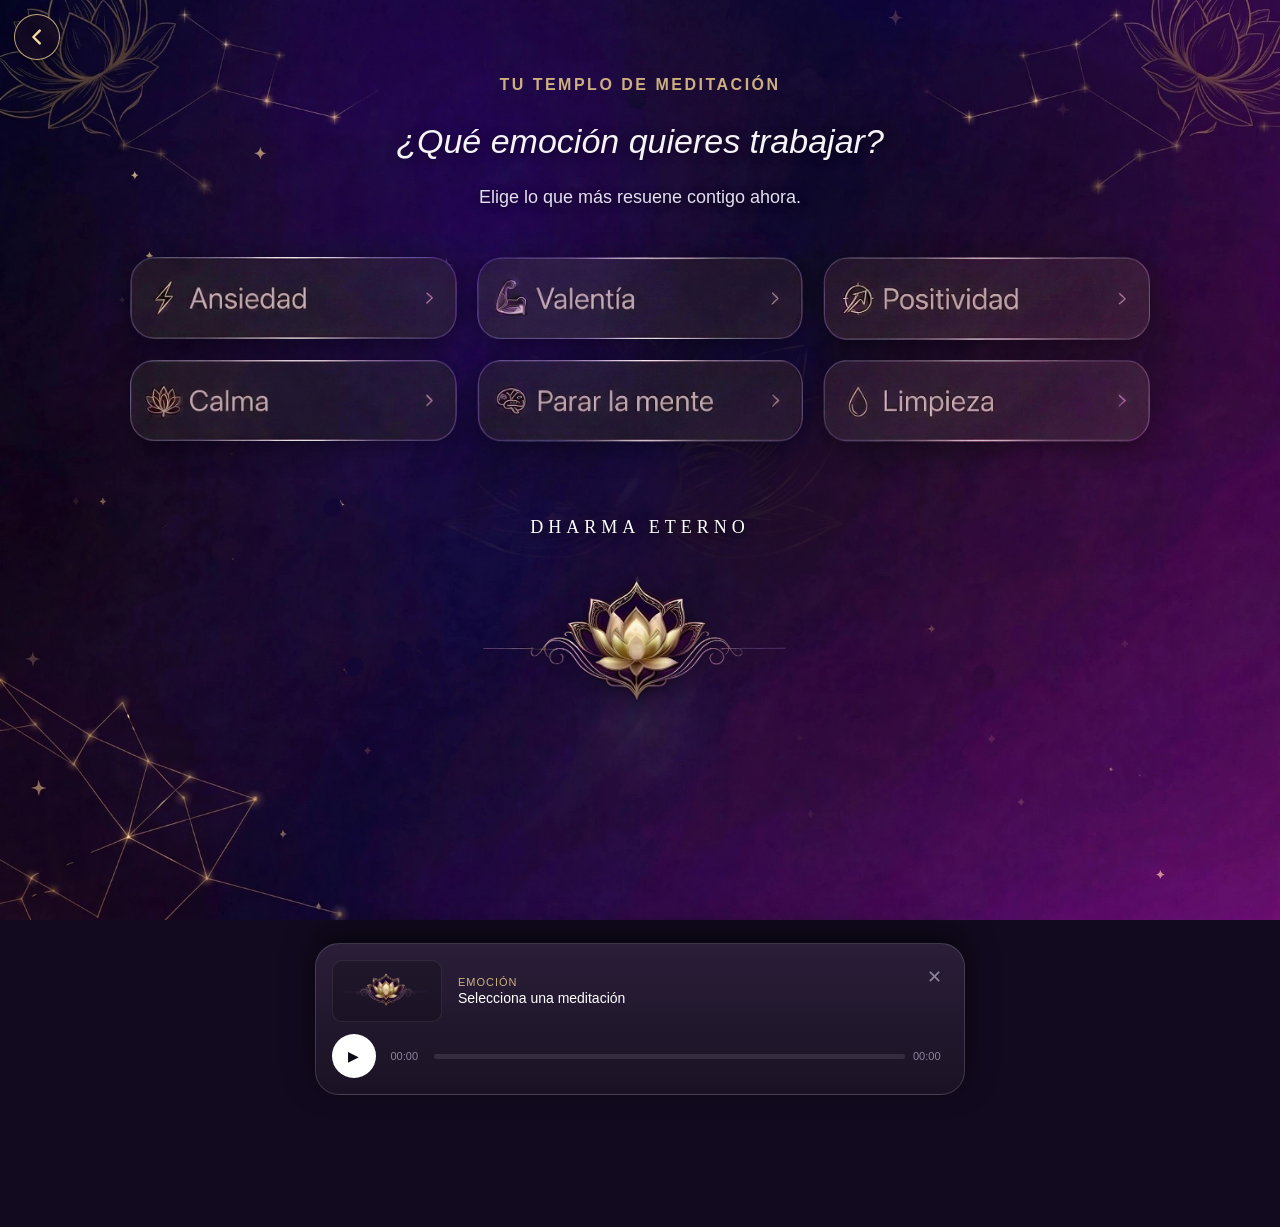
<file: tanda-01/meditaciones/index.html>
<!DOCTYPE html>
<html lang="es">
<head>
   <meta charset="UTF-8">
   <meta name="viewport" content="width=device-width, initial-scale=1.0, viewport-fit=cover">
   <title>Meditaciones por emoción · Dharma Eterno</title>
   <style>
       * {
           box-sizing: border-box;
           margin: 0;
           padding: 0;
           font-family: 'Helvetica Neue', Helvetica, Arial, sans-serif;
           -webkit-tap-highlight-color: transparent;
       }

       body {
           background-color: #120a1f;
           background-image: url('/assets/img/fondo.webp');
           background-size: cover;
           background-position: center center;
           background-repeat: no-repeat;
           background-attachment: fixed;
           color: #ffffff;
           display: flex;
           justify-content: center;
           align-items: flex-start;
           min-height: 100vh;
           padding: 40px 20px;
           overflow-x: hidden;
       }

       .app-container {
           max-width: 1040px;
           width: 100%;
           text-align: center;
           padding: 10px;
           padding-top: 36px;
           padding-bottom: 400px;
       }

       .subtitle-top {
           font-size: 16px;
           letter-spacing: 2.5px;
           color: #ccb081;
           text-transform: uppercase;
           margin-bottom: 25px;
           font-weight: 600;
       }

       h1 {
           font-size: 34px;
           font-style: italic;
           font-weight: 300;
           line-height: 1.3;
           margin-bottom: 20px;
           color: #f5f3f7;
           text-shadow: 0 2px 10px rgba(0, 0, 0, 0.5);
       }

       .instruction {
           font-size: 18px;
           color: #e3def2;
           line-height: 1.6;
           margin-bottom: 45px;
           padding: 0 20px;
           max-width: 520px;
           margin-left: auto;
           margin-right: auto;
           text-shadow: 0 2px 8px rgba(0, 0, 0, 0.6);
       }

       .menu-container {
           display: grid;
           grid-template-columns: 1fr;
           gap: 20px;
           margin-bottom: 55px;
           text-align: left;
       }

       @media (min-width: 650px) { .menu-container { grid-template-columns: repeat(2, 1fr); } }
       @media (min-width: 950px) { .menu-container { grid-template-columns: repeat(3, 1fr); } }

       /* Cada emoción es una imagen-botón con su lista desplegable */
       .emotion-block {
           align-self: flex-start;
           transition: transform 0.3s ease, filter 0.3s ease;
       }

       .emotion-btn {
           cursor: pointer;
           user-select: none;
           -webkit-user-select: none;
           border-radius: 22px;
           outline: none;
       }

       .emotion-btn img {
           width: 100%;
           height: auto;
           display: block;
           pointer-events: none;
           filter: drop-shadow(0 6px 14px rgba(0,0,0,0.4));
           transition: filter 0.3s ease, transform 0.3s ease;
       }

       .emotion-btn:hover img, .emotion-btn:focus-visible img {
           filter: drop-shadow(0 0 14px rgba(204,177,129,0.55));
       }

       .emotion-btn:active img { transform: scale(0.985); }

       .emotion-block.active .emotion-btn img {
           filter: drop-shadow(0 0 16px rgba(204,177,129,0.7));
       }

       /* LISTA DE MEDITACIONES */
       .meditation-list {
           max-height: 0;
           transition: max-height 0.35s ease-out, margin-top 0.35s ease-out;
           background-color: #e8dff5;
           border-radius: 18px;
           display: flex;
           flex-direction: column;
           overflow: hidden;
           margin-top: 0;
       }

       .emotion-block.active .meditation-list {
           max-height: 260px;
           margin-top: 8px;
       }

       .meditation-item {
           padding: 16px 20px 16px 24px;
           text-align: left;
           font-size: 15px;
           font-weight: 500;
           color: #2b1845;
           cursor: pointer;
           border-top: 1px solid rgba(43, 24, 69, 0.1);
           transition: background 0.2s;
       }

       .meditation-item:first-child { border-top: none; }
       .meditation-item:hover { background-color: #dbcee3; }
       .meditation-item.soon { cursor: default; color: #5a4a73; }
       .meditation-item.soon:hover { background: none; }

       .star-prefix {
           color: #b8860b;
           margin-right: 6px;
           font-weight: bold;
       }

       /* LOTO FINAL */
       .brand-logo-container {
           margin-top: 40px;
           padding: 15px;
           display: flex;
           flex-direction: column;
           align-items: center;
           justify-content: center;
           gap: 5px;
           grid-column: 1 / -1;
       }

       .brand-logo-text {
           font-size: 18px;
           font-weight: 300;
           letter-spacing: 5px;
           color: #ffffff;
           text-transform: uppercase;
           font-family: 'Times New Roman', Times, serif, Georgia;
           text-shadow: 0 2px 10px rgba(0,0,0,0.8);
       }

       .brand-logo-image {
           width: 360px;
           max-width: 90%;
           height: auto;
           margin-top: 30px;
           filter: drop-shadow(0px 4px 12px rgba(0,0,0,0.5));
       }

       /* REPRODUCTOR FLOTANTE CON TARJETA VISUAL */
       .audio-player-panel {
           position: fixed;
           bottom: -220px;
           left: 50%;
           transform: translateX(-50%);
           width: calc(100% - 40px);
           max-width: 650px;
           background: linear-gradient(to top, #1a1224 0%, #2a1e38 100%);
           border: 1px solid rgba(255, 255, 255, 0.15);
           border-radius: 24px;
           padding: 16px;
           box-shadow: 0 -10px 30px rgba(0,0,0,0.6);
           transition: bottom 0.4s cubic-bezier(0.175, 0.885, 0.32, 1.1);
           z-index: 99990;
           margin-bottom: 25px;
           display: flex;
           flex-direction: column;
           gap: 12px;
       }

       .audio-player-panel.show {
           bottom: 0;
       }

       .player-main-content {
           display: flex;
           align-items: center;
           gap: 16px;
           position: relative;
       }

       .player-thumbnail-container {
           width: 110px;
           height: 62px;
           border-radius: 10px;
           overflow: hidden;
           background-color: rgba(0, 0, 0, 0.2);
           flex-shrink: 0;
           border: 1px solid rgba(255, 255, 255, 0.08);
       }

       .player-thumbnail {
           width: 100%;
           height: 100%;
           object-fit: contain;
           padding: 4px;
         }

       .track-info {
           text-align: left;
           flex-grow: 1;
           padding-right: 30px;
           overflow: hidden;
       }

       .track-emotion {
           font-size: 11px;
           text-transform: uppercase;
           letter-spacing: 1px;
           color: #ccb081;
           margin-bottom: 2px;
       }

       .track-title {
           font-size: 14px;
           font-weight: 500;
           color: #ffffff;
           white-space: nowrap;
           overflow: hidden;
           text-overflow: ellipsis;
       }

       .close-player {
           background: none;
           border: none;
           color: #8c839c;
           font-size: 18px;
           cursor: pointer;
           padding: 6px;
           position: absolute;
           top: 0;
           right: 0;
       }

       .player-controls {
           display: flex;
           align-items: center;
           gap: 15px;
       }

       .progress-container {
           flex-grow: 1;
           display: flex;
           align-items: center;
           gap: 8px;
       }

       .time-text {
           font-size: 11px;
           color: #8c839c;
           width: 35px;
       }

       .progress-bar-bg {
           flex-grow: 1;
           height: 5px;
           background-color: rgba(255, 255, 255, 0.1);
           border-radius: 3px;
           position: relative;
           cursor: pointer;
       }

       .progress-bar-fill {
           width: 0%;
           height: 100%;
           background-color: #e3def2;
           border-radius: 3px;
       }

       .play-btn {
           width: 44px;
           height: 44px;
           background-color: #ffffff;
           border: none;
           border-radius: 50%;
           display: flex;
           align-items: center;
           justify-content: center;
           cursor: pointer;
           color: #0d0914;
           font-size: 14px;
           transition: transform 0.2s;
           flex-shrink: 0;
       }

       .play-btn:hover {
           transform: scale(1.05);
       }
   </style>
</head>
<body>

   <div class="app-container">
       <p class="subtitle-top">Tu templo de meditación</p>
       <h1>¿Qué emoción quieres trabajar?</h1>
       <p class="instruction">Elige lo que más resuene contigo ahora.</p>

       <div class="menu-container">

           <!-- ANSIEDAD -->
           <div class="emotion-block">
               <div class="emotion-btn" role="button" tabindex="0" aria-label="Ansiedad" onclick="toggleBlock(this)" onkeydown="if(event.key==='Enter'||event.key===' '){event.preventDefault();toggleBlock(this)}">
                   <img src="/assets/meditaciones/6bot.png" alt="Ansiedad" draggable="false">
               </div>
               <div class="meditation-list">
                   <div class="meditation-item soon"><span class="star-prefix">✦</span> 1. Próximamente disponible</div>
               </div>
           </div>

           <!-- VALENTÍA -->
           <div class="emotion-block">
               <div class="emotion-btn" role="button" tabindex="0" aria-label="Valentía" onclick="toggleBlock(this)" onkeydown="if(event.key==='Enter'||event.key===' '){event.preventDefault();toggleBlock(this)}">
                   <img src="/assets/meditaciones/5bot.png" alt="Valentía" draggable="false">
               </div>
               <div class="meditation-list">
                   <div class="meditation-item soon"><span class="star-prefix">✦</span> 1. Próximamente disponible</div>
               </div>
           </div>

           <!-- POSITIVIDAD -->
           <div class="emotion-block">
               <div class="emotion-btn" role="button" tabindex="0" aria-label="Positividad" onclick="toggleBlock(this)" onkeydown="if(event.key==='Enter'||event.key===' '){event.preventDefault();toggleBlock(this)}">
                   <img src="/assets/meditaciones/4bot.png" alt="Positividad" draggable="false">
               </div>
               <div class="meditation-list">
                   <div class="meditation-item" onclick="playRealAudio('Positividad', 'Liberándose de la negatividad', '/meditaciones/audio/1-Liberandose-de-la-negatividad.mp3')">
                       <span class="star-prefix">✦</span> 1. Liberándose de la negatividad
                   </div>
                   <div class="meditation-item" onclick="playRealAudio('Positividad', 'Meditación de la felicidad verdadera', '/meditaciones/audio/2-Meditacion-felicidad-verdadera.mp3')">
                       <span class="star-prefix">✦</span> 2. Meditación de la felicidad verdadera
                   </div>
                   <div class="meditation-item" onclick="playRealAudio('Positividad', 'Meditación para un día luminoso', '/meditaciones/audio/3-Meditacion-para-un-dia-luminoso.mp3')">
                       <span class="star-prefix">✦</span> 3. Meditación para un día luminoso
                   </div>
               </div>
           </div>

           <!-- CALMA -->
           <div class="emotion-block">
               <div class="emotion-btn" role="button" tabindex="0" aria-label="Calma" onclick="toggleBlock(this)" onkeydown="if(event.key==='Enter'||event.key===' '){event.preventDefault();toggleBlock(this)}">
                   <img src="/assets/meditaciones/3bot.png" alt="Calma" draggable="false">
               </div>
               <div class="meditation-list">
                   <div class="meditation-item" onclick="playRealAudio('Calma', 'Paz interior con el mantra OM', '/meditaciones/audio/1-Paz-interior-con-el-mantra-om.mp3')">
                       <span class="star-prefix">✦</span> 1. Paz interior con el mantra OM
                   </div>
                   <div class="meditation-item" onclick="playRealAudio('Calma', 'Meditación relajación Yoga Nidra', '/meditaciones/audio/2-Meditacion-relajacion-Yoga-Nidra.mp3')">
                       <span class="star-prefix">✦</span> 2. Meditación relajación Yoga Nidra
                   </div>
                   <div class="meditation-item" onclick="playRealAudio('Calma', 'Del estrés a la Paz en minutos', '/meditaciones/audio/3-Del-estres-a-la-Paz-en-minutos.mp3')">
                       <span class="star-prefix">✦</span> 3. Del estrés a la Paz en minutos
                   </div>
               </div>
           </div>

           <!-- PARAR LA MENTE -->
           <div class="emotion-block">
               <div class="emotion-btn" role="button" tabindex="0" aria-label="Parar la mente" onclick="toggleBlock(this)" onkeydown="if(event.key==='Enter'||event.key===' '){event.preventDefault();toggleBlock(this)}">
                   <img src="/assets/meditaciones/2bot.png" alt="Parar la mente" draggable="false">
               </div>
               <div class="meditation-list">
                   <div class="meditation-item" onclick="playRealAudio('Parar la mente', 'Paz mental en 3 simples pasos', '/meditaciones/audio/1-Paz-mental-en-3-simples-pasos.mp3')">
                       <span class="star-prefix">✦</span> 1. Paz mental en 3 simples pasos
                   </div>
                   <div class="meditation-item" onclick="playRealAudio('Parar la mente', 'Meditación OM fácil para silenciar la mente', '/meditaciones/audio/2-Meditacion-om-facil-silenciar-la-mente.mp3')">
                       <span class="star-prefix">✦</span> 2. Meditación OM fácil para silenciar la mente
                   </div>
                   <div class="meditation-item" onclick="playRealAudio('Parar la mente', 'Relax y silencio mental ahora', '/meditaciones/audio/3-Relax-y-silencio-mental-mindfulness.mp3')">
                       <span class="star-prefix">✦</span> 3. Relax y silencio mental ahora
                   </div>
               </div>
           </div>

           <!-- LIMPIEZA -->
           <div class="emotion-block">
               <div class="emotion-btn" role="button" tabindex="0" aria-label="Limpieza" onclick="toggleBlock(this)" onkeydown="if(event.key==='Enter'||event.key===' '){event.preventDefault();toggleBlock(this)}">
                   <img src="/assets/meditaciones/1bot.png" alt="Limpieza" draggable="false">
               </div>
               <div class="meditation-list">
                   <div class="meditation-item soon"><span class="star-prefix">✦</span> 1. Próximamente disponible</div>
               </div>
           </div>

           <!-- LOTO -->
           <div class="brand-logo-container">
               <p class="brand-logo-text">Dharma Eterno</p>
               <img class="brand-logo-image" src="/assets/img/loto.png" alt="Loto Dharma Eterno">
           </div>

       </div>
   </div>

   <div id="playerPanel" class="audio-player-panel">
       <div class="player-main-content">
           <div class="player-thumbnail-container">
               <img id="playerThumb" class="player-thumbnail" src="/assets/img/loto.png" alt="">
           </div>
           <div class="track-info">
               <div id="playerEmotion" class="track-emotion">EMOCIÓN</div>
               <div id="playerTitle" class="track-title">Selecciona una meditación</div>
           </div>
           <button class="close-player" onclick="closePlayer()" aria-label="Cerrar reproductor">✕</button>
       </div>

       <div class="player-controls">
           <button id="mainPlayBtn" class="play-btn" onclick="togglePlay()" aria-label="Reproducir / pausar">▶</button>
           <div class="progress-container">
               <span id="currentTime" class="time-text">00:00</span>
               <div class="progress-bar-bg" onclick="seekAudio(event)">
                   <div id="progressFill" class="progress-bar-fill"></div>
               </div>
               <span id="durationTime" class="time-text">00:00</span>
           </div>
       </div>
   </div>

   <audio id="globalAudio" style="display:none;" preload="none"></audio>

   <script>
       const audio = document.getElementById('globalAudio');
       const playBtn = document.getElementById('mainPlayBtn');
       const progressFill = document.getElementById('progressFill');
       const currentTimeTxt = document.getElementById('currentTime');
       const durationTimeTxt = document.getElementById('durationTime');

       function toggleBlock(element) {
           const currentBlock = element.parentElement;
           const isActive = currentBlock.classList.contains('active');
           document.querySelectorAll('.emotion-block').forEach(block => block.classList.remove('active'));
           if (!isActive) currentBlock.classList.add('active');
       }

       function playRealAudio(emotion, title, audioUrl) {
           document.getElementById('playerEmotion').innerText = emotion;
           document.getElementById('playerTitle').innerText = title;
           audio.src = audioUrl;
           audio.play().catch(err => console.log("Error al reproducir:", err));
           document.getElementById('playerPanel').classList.add('show');
       }

       function closePlayer() {
           audio.pause();
           document.getElementById('playerPanel').classList.remove('show');
       }

       function togglePlay() {
           if (audio.paused) audio.play(); else audio.pause();
       }

       audio.addEventListener('play',  () => { playBtn.innerText = '⏸'; });
       audio.addEventListener('pause', () => { playBtn.innerText = '▶'; });
       audio.addEventListener('ended', () => { playBtn.innerText = '▶'; progressFill.style.width = '0%'; });

       audio.ontimeupdate = function() {
           if (audio.duration) {
               progressFill.style.width = (audio.currentTime / audio.duration) * 100 + '%';
               currentTimeTxt.innerText = formatTime(audio.currentTime);
               durationTimeTxt.innerText = formatTime(audio.duration);
           }
       };

       function formatTime(seconds) {
           if (isNaN(seconds)) return '00:00';
           let min = Math.floor(seconds / 60);
           let sec = Math.floor(seconds % 60);
           if (min < 10) min = '0' + min;
           if (sec < 10) sec = '0' + sec;
           return min + ':' + sec;
       }

       function seekAudio(event) {
           const rect = event.currentTarget.getBoundingClientRect();
           audio.currentTime = ((event.clientX - rect.left) / rect.width) * audio.duration;
       }
   </script>

<!-- Botón volver (añadido al unir la app) -->
<style>
.de-back{position:fixed;top:calc(env(safe-area-inset-top,0px) + 14px);left:14px;z-index:100000;width:46px;height:46px;border-radius:50%;
display:flex;align-items:center;justify-content:center;text-decoration:none;color:#f6dc9a;background:rgba(18,8,32,.62);
border:1.5px solid rgba(246,220,154,.75);box-shadow:0 4px 16px rgba(0,0,0,.45);-webkit-backdrop-filter:blur(6px);backdrop-filter:blur(6px);
-webkit-tap-highlight-color:transparent;transition:transform .2s,background .2s}
.de-back:active{transform:scale(.92);background:rgba(18,8,32,.85)}
.de-back svg{width:22px;height:22px;fill:none;stroke:currentColor;stroke-width:2.6;stroke-linecap:round;stroke-linejoin:round}
</style>
<a class="de-back" href="/" aria-label="Volver"><svg viewBox="0 0 24 24"><path d="M15 5l-7 7 7 7"/></svg></a>
</body>
</html>
</file>
<file: tienda/tienda.css>
/* =====================================================================
   Tienda "Material Extra" + botón "Tutorial de instalación"
   Común a todas las pantallas de la app. Copia de la tienda de Japa-Móvil
   (mismo diseño), con el carrusel PACKS al final.
   ===================================================================== */

.de-tienda,
.jp-help-modal,
.jp-disc-modal {
  --jp-cream: #F2E8D5;
  --jp-muted: #A78BFA;
  --jp-gold: #C084FC;
  --jp-violet: #C084FC;
  --jp-border: #4A3B5C;
}

.de-tienda {
  display: block;
  box-sizing: border-box;
  font-family: 'Karla', 'Helvetica Neue', Arial, sans-serif;
  text-align: left;
  color: var(--jp-cream);
  -webkit-text-size-adjust: 100%;
}
.de-tienda *,
.de-tienda *::before,
.de-tienda *::after { box-sizing: border-box; }

/* --- Botón TUTORIAL DE INSTALACIÓN: esquina inferior derecha de la pantalla, encima de la tienda --- */
.de-tutorial-bar {
  display: flex;
  justify-content: flex-end;
  padding: 26px 20px 20px;
}

.jp-btn-tutorial {
  display: inline-flex;
  align-items: center;
  justify-content: center;
  margin: 0;
  padding: 6px 11px;
  border-radius: 999px;
  border: 1px solid rgba(192, 132, 252, 0.5);
  background: transparent;
  color: var(--jp-cream);
  font-family: 'Karla', 'Helvetica Neue', Arial, sans-serif;
  font-size: 11px;
  font-weight: 600;
  letter-spacing: 0.05em;
  line-height: 1.2;
  text-align: center;
  cursor: pointer;
  -webkit-appearance: none;
  appearance: none;
  -webkit-tap-highlight-color: transparent;
  transition: background 0.2s ease, border-color 0.2s ease, transform 0.2s ease;
}
.jp-btn-tutorial:hover { background: rgba(192, 132, 252, 0.14); border-color: var(--jp-violet); }
.jp-btn-tutorial:active { transform: scale(0.97); }
.jp-btn-tutorial .jp-btn-label { white-space: normal; text-align: center; line-height: 1.2; }

@media (max-width: 480px) {
  .de-tutorial-bar { padding: 22px 16px 18px; }
  .jp-btn-tutorial { font-size: 10px; padding: 5px 9px; }
}

/* --- Carrusel de tienda (Material Extra) --- */
.jp-store-section {
  position: relative;
  width: 100%;
  margin: 0;
  border: none;
  box-shadow: inset 0 1px 0 0 #4A3B5C;
  padding: 28px 16px calc(32px + env(safe-area-inset-bottom, 0px));
  background-color: #150F1E;
  background-size: cover;
  background-position: center;
  background-repeat: no-repeat;
  border-radius: 0;
  overflow: hidden;
  z-index: 1;
}

.jp-store-overlay {
  position: absolute;
  inset: 0;
  background: rgba(21, 15, 30, 0.55);
  z-index: 0;
}

.jp-store-inner {
  position: relative;
  z-index: 1;
  max-width: 1200px;
  margin: 0 auto;
}

.jp-store-title {
  position: relative;
  z-index: 1;
  text-align: left;
  color: var(--jp-violet);
  font-family: 'Karla', sans-serif;
  font-weight: 700;
  font-size: 20px;
  letter-spacing: 0.04em;
  text-transform: uppercase;
  margin: 0 0 20px;
  padding: 0;
  line-height: 1.25;
}

.jp-store-title-note {
  text-transform: none;
  font-weight: 400;
  font-size: 15px;
  letter-spacing: 0.01em;
  color: #F2E8D5;
  margin-left: 12px;
  white-space: nowrap;
}

.jp-store-main-title {
  position: relative;
  z-index: 1;
  text-align: center;
  color: var(--jp-gold);
  font-family: 'Karla', sans-serif;
  font-weight: 700;
  font-size: 22px;
  letter-spacing: 0.08em;
  text-transform: uppercase;
  margin: 0 0 26px;
  padding: 0;
  line-height: 1.2;
}

.jp-store-group { position: relative; z-index: 1; }
.jp-store-group + .jp-store-group { margin-top: 30px; }

.jp-store-amazon-icon {
  display: block;
  width: 40px;
  max-width: 100%;
  height: auto;
  margin-top: 6px;
}

.jp-store-scroller { position: relative; }

.jp-store-carousel {
  position: relative;
  z-index: 1;
  display: flex;
  gap: 16px;
  overflow-x: auto;
  overflow-y: hidden;
  padding: 4px 4px 12px;
  scroll-snap-type: x proximity;
  -webkit-overflow-scrolling: touch;
  scrollbar-width: thin;
  scrollbar-color: var(--jp-gold) transparent;
  touch-action: pan-x pan-y;
  overscroll-behavior-x: contain;
}
.jp-store-carousel::-webkit-scrollbar { height: 6px; }
.jp-store-carousel::-webkit-scrollbar-thumb { background: rgba(192, 132, 252, 0.4); border-radius: 999px; }

.jp-store-item {
  flex: 0 0 auto;
  scroll-snap-align: start;
  display: flex;
  flex-direction: column;
  align-items: center;
  width: 110px;
  text-decoration: none;
  transition: transform 0.2s ease;
  background: none;
  border: none;
  padding: 0;
  margin: 0;
  font: inherit;
  color: inherit;
  cursor: pointer;
  -webkit-appearance: none;
  appearance: none;
  -webkit-tap-highlight-color: transparent;
}
.jp-store-item:hover,
.jp-store-item:active { transform: translateY(-4px); }

.jp-store-img-wrap {
  width: 100%;
  height: 165px;
  display: flex;
  align-items: flex-end;
  justify-content: center;
}
.jp-store-img-wrap-square { height: 110px; }

.jp-store-img {
  display: block;
  width: 110px;
  height: 165px;
  object-fit: contain;
  background: rgba(0, 0, 0, 0.2);
  border-radius: 12px;
  border: 1px solid var(--jp-border);
  box-shadow: 0 4px 14px rgba(0, 0, 0, 0.35);
}
.jp-store-img-square { height: 110px; }
.jp-store-img-noframe { background: none; border: none; border-radius: 0; box-shadow: none; }

.jp-store-label {
  margin-top: 8px;
  color: var(--jp-cream);
  font-family: 'Karla', sans-serif;
  font-size: 14px;
  font-weight: 600;
  line-height: 1.25;
  text-align: center;
}

@media (max-width: 480px) {
  .jp-store-item { width: 96px; }
  .jp-store-img-wrap { height: 144px; }
  .jp-store-img-wrap-square { height: 96px; }
  .jp-store-img { width: 96px; height: 144px; }
  .jp-store-img-square { height: 96px; }
  .jp-store-title { font-size: 17px; }
  .jp-store-title-note { font-size: 13.5px; margin-left: 8px; }
}

/* Flechas para quien usa ratón (con el dedo se desliza directamente) */
.jp-store-arrow { display: none; }
@media (hover: hover) and (pointer: fine) {
  .jp-store-carousel { scroll-snap-type: none; }
  .jp-store-arrow {
    display: flex;
    position: absolute;
    top: 50px;
    z-index: 3;
    width: 40px;
    height: 40px;
    padding: 0;
    align-items: center;
    justify-content: center;
    border-radius: 50%;
    border: 1px solid var(--jp-violet);
    background: rgba(21, 15, 30, 0.9);
    color: var(--jp-violet);
    font-size: 26px;
    line-height: 1;
    cursor: pointer;
    box-shadow: 0 4px 12px rgba(0, 0, 0, 0.5);
  }
  .jp-store-arrow:hover { background: var(--jp-violet); color: #150F1E; }
  .jp-store-arrow-prev { left: 2px; }
  .jp-store-arrow-next { right: 2px; }
  .jp-store-arrow[hidden] { display: none; }
}

/* --- Botón "Cerrar" del reproductor de muestras --- */
.jp-modal-close {
  position: absolute;
  top: 12px;
  left: 12px;
  z-index: 10;
  display: flex;
  align-items: center;
  gap: 6px;
  padding: 9px 18px 9px 12px;
  border-radius: 999px;
  border: none;
  background-color: #6B21A8;
  color: #FFFFFF;
  font-family: 'Karla', sans-serif;
  font-size: 14px;
  font-weight: 700;
  letter-spacing: 0.02em;
  cursor: pointer;
  box-shadow: 0 4px 16px rgba(0, 0, 0, 0.45);
}
.jp-modal-close .jp-modal-close-x { font-size: 19px; line-height: 1; color: #FFFFFF; }

/* --- Reproductor de disco (muestras de la tienda) --- */
.jp-disc-modal {
  position: fixed;
  inset: 0;
  background: rgba(0, 0, 0, 0.88);
  display: flex;
  align-items: center;
  justify-content: center;
  z-index: 200000;
  padding: 20px;
}
.jp-disc-modal-content {
  position: relative;
  width: 100%;
  height: 100%;
  max-width: 1180px;
  max-height: 900px;
}
.jp-disc-modal-content iframe {
  width: 100%;
  height: 100%;
  display: block;
  border: 0;
  border-radius: 12px;
  background: #fff;
  box-shadow: 0 10px 40px rgba(0, 0, 0, 0.6);
}
@media (max-width: 700px) {
  .jp-disc-modal { padding: 0; }
  .jp-disc-modal-content { max-width: 100%; max-height: 100%; }
  .jp-disc-modal-content iframe { border-radius: 0; }
  .jp-disc-modal .jp-modal-close { top: calc(12px + env(safe-area-inset-top, 0px)); }
}

/* --- Ventana "Tutorial de instalación" --- */
.jp-help-modal {
  position: fixed;
  inset: 0;
  z-index: 200000;
  display: flex;
  align-items: center;
  justify-content: center;
  padding: 20px;
  background: rgba(12, 8, 20, 0.82);
  -webkit-backdrop-filter: blur(5px);
  backdrop-filter: blur(5px);
  font-family: 'Karla', 'Helvetica Neue', Arial, sans-serif;
  text-align: left;
}
.jp-help-modal * { box-sizing: border-box; }
.jp-help-hide { display: none !important; }

.jp-help-panel {
  position: relative;
  display: flex;
  flex-direction: column;
  width: 100%;
  max-width: 580px;
  height: 100%;
  max-height: 880px;
  background: linear-gradient(180deg, #FDFAFF 0%, #F1E8FA 55%, #E6DAF5 100%);
  border: 1px solid rgba(107, 33, 168, 0.28);
  border-radius: 24px;
  box-shadow: 0 24px 70px rgba(0, 0, 0, 0.6), inset 0 1px 0 rgba(255, 255, 255, 0.9);
  overflow: hidden;
  color: #2B1050;
  animation: jp-help-in 0.22s ease-out both;
}
@keyframes jp-help-in {
  from { opacity: 0; transform: translateY(14px) scale(0.98); }
  to   { opacity: 1; transform: none; }
}

.jp-help-bar {
  flex: 0 0 auto;
  display: flex;
  align-items: center;
  gap: 10px;
  padding: 12px 16px;
  padding-top: calc(12px + env(safe-area-inset-top, 0px));
  background: rgba(255, 255, 255, 0.75);
  border-bottom: 1px solid rgba(107, 33, 168, 0.16);
}

.jp-help-btn {
  display: inline-flex;
  align-items: center;
  gap: 6px;
  min-height: 44px;
  padding: 10px 18px;
  border: none;
  border-radius: 999px;
  font-family: inherit;
  font-size: 15.5px;
  font-weight: 700;
  line-height: 1;
  cursor: pointer;
  -webkit-appearance: none;
  appearance: none;
}
.jp-help-close {
  margin-left: auto;
  background: #6B21A8;
  color: #FFFFFF;
  box-shadow: 0 3px 10px rgba(107, 33, 168, 0.35);
}
.jp-help-close span { font-size: 21px; line-height: 1; }

.jp-help-scroll {
  flex: 1 1 auto;
  overflow-y: auto;
  -webkit-overflow-scrolling: touch;
  padding: 24px 18px 30px;
  padding-bottom: calc(30px + env(safe-area-inset-bottom, 0px));
}

.jp-help-title {
  margin: 0 0 6px;
  font-size: 27px;
  line-height: 1.15;
  font-weight: 800;
  letter-spacing: -0.01em;
  color: #2B1050;
}
.jp-help-sub {
  margin: 0 0 22px;
  font-size: 17px;
  line-height: 1.45;
  color: #4B3568;
}

.jp-help-seg { display: flex; gap: 10px; margin: 0 0 18px; }
.jp-help-seg button {
  flex: 1 1 0;
  min-height: 58px;
  padding: 10px 8px;
  border: 2px solid #CDB6EA;
  border-radius: 16px;
  background: #FFFFFF;
  color: #3B1A6B;
  font-family: inherit;
  font-size: 17px;
  font-weight: 700;
  line-height: 1.2;
  cursor: pointer;
  -webkit-appearance: none;
  appearance: none;
  transition: background 0.18s ease, border-color 0.18s ease, box-shadow 0.18s ease;
}
.jp-help-seg button[aria-pressed="true"] {
  border-color: #6B21A8;
  box-shadow: 0 0 0 3px rgba(107, 33, 168, 0.18);
}
.jp-help-seg button[data-os="ios"][aria-pressed="true"] { background: #D8C2F0; }
.jp-help-seg button[data-os="android"][aria-pressed="true"] { background: #B5D6F4; }

.jp-help-note {
  margin: 0 0 18px;
  padding: 14px 16px;
  border: 2px solid #E9C86A;
  border-radius: 14px;
  background: #FFF7DD;
  color: #4A3500;
  font-size: 16.5px;
  font-weight: 600;
  line-height: 1.45;
}

.jp-help-steps { display: flex; flex-direction: column; gap: 16px; }
.jp-help-step { margin: 0; }
.jp-help-step img {
  display: block;
  width: 100%;
  height: auto;
  aspect-ratio: 1137 / 1731;
  border: 1px solid rgba(43, 16, 80, 0.22);
  border-radius: 16px;
  background: #150F1E;
  box-shadow: 0 10px 24px rgba(43, 16, 80, 0.25);
}

.jp-help-pdf {
  display: flex;
  align-items: center;
  justify-content: center;
  gap: 10px;
  min-height: 54px;
  margin: 24px 0 4px;
  padding: 12px 18px;
  border-radius: 999px;
  background: #6B21A8;
  color: #FFFFFF;
  font-size: 17px;
  font-weight: 700;
  text-decoration: none;
  box-shadow: 0 6px 18px rgba(107, 33, 168, 0.35);
}

.jp-btn-tutorial:focus-visible,
.jp-store-item:focus-visible,
.jp-help-btn:focus-visible,
.jp-help-seg button:focus-visible,
.jp-help-pdf:focus-visible {
  outline: 3px solid #F59E0B;
  outline-offset: 2px;
}

@media (max-width: 600px) {
  .jp-help-modal { padding: 0; }
  .jp-help-panel { max-width: none; max-height: none; border: none; border-radius: 0; }
  .jp-help-title { font-size: 25px; }
}

@media (prefers-reduced-motion: reduce) {
  .jp-help-panel { animation: none; }
  .jp-help-seg button { transition: none; }
}
</file>
